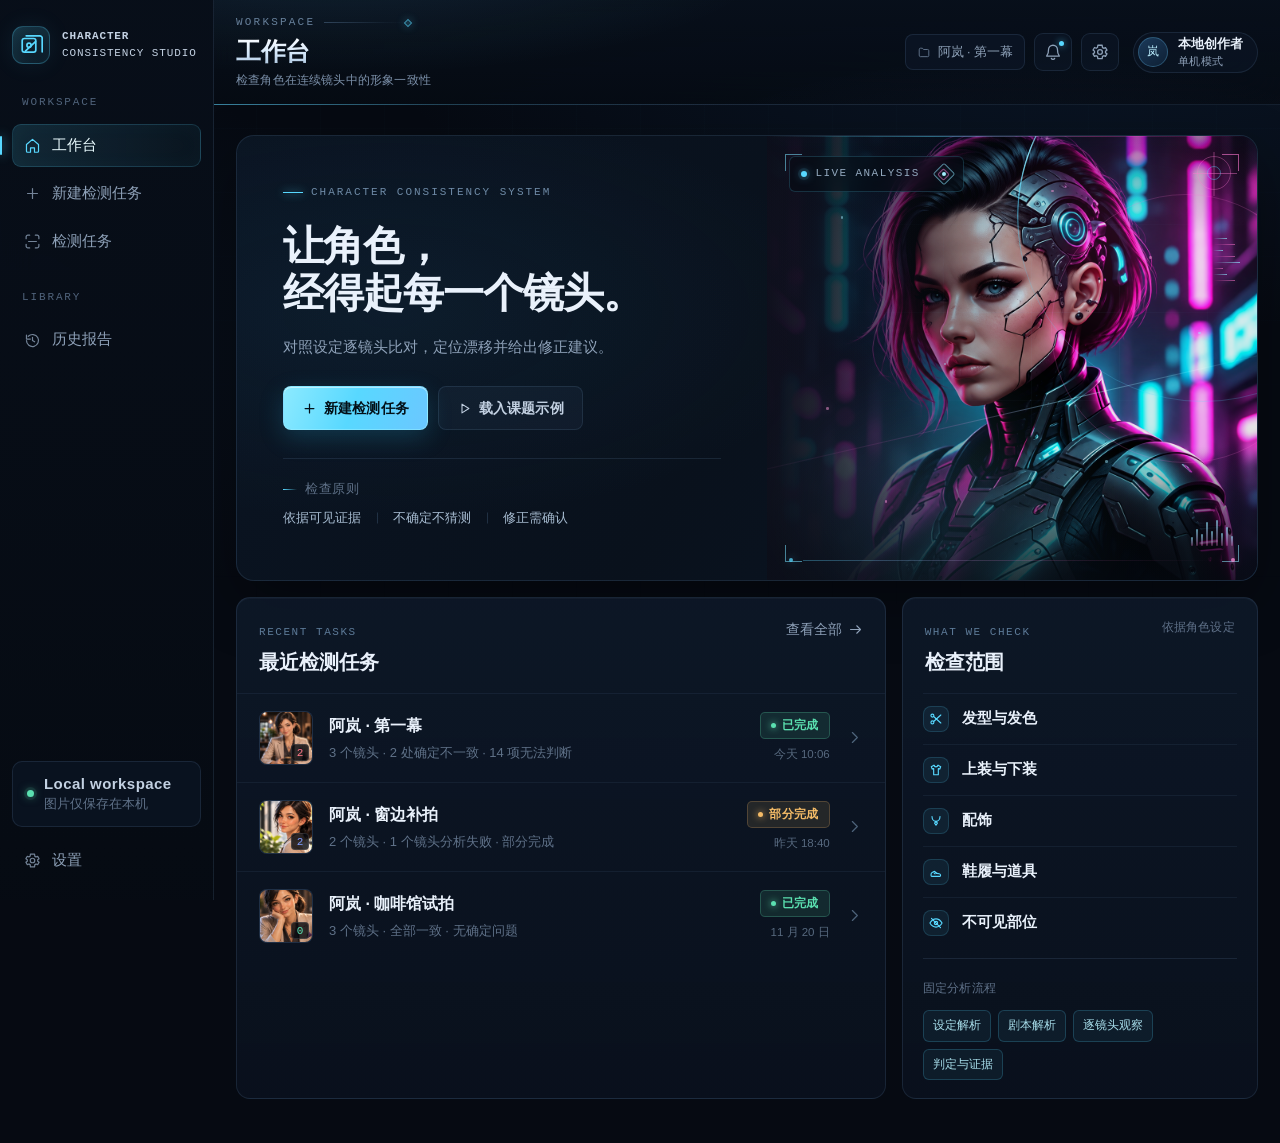
<file: UI页面原型/index.html>
<!doctype html>
<html lang="zh-CN">
<head>
  <meta charset="utf-8">
  <meta name="viewport" content="width=device-width, initial-scale=1">
  <meta name="theme-color" content="#060a12">
  <title>Character Consistency Studio · AI 角色形象一致性检查</title>
  <meta name="description" content="对比角色设定与连续镜头，定位发型、服装与配饰漂移，生成可执行的修正提示词。">
  <link rel="icon" type="image/svg+xml" href="favicon.svg">
  <link rel="stylesheet" href="styles.css?v=20261124b">
</head>
<body>
  <svg class="svg-sprite" aria-hidden="true">
    <symbol id="i-logo" viewBox="0 0 24 24">
      <rect x="3.2" y="5.5" width="13.6" height="13.6" rx="2.2"/>
      <path d="M7.2 2.8h13.6a2.4 2.4 0 0 1 2.4 2.4v13.6"/>
      <circle cx="10" cy="12.3" r="2.1"/>
      <path d="M6.4 18.2 16.5 8.6"/>
    </symbol>
    <symbol id="i-home" viewBox="0 0 24 24">
      <path d="M3.5 10.7 12 3.4l8.5 7.3V20a1.5 1.5 0 0 1-1.5 1.5h-4.2v-6.2h-5.6v6.2H5A1.5 1.5 0 0 1 3.5 20z"/>
    </symbol>
    <symbol id="i-plus" viewBox="0 0 24 24"><path d="M12 5v14M5 12h14"/></symbol>
    <symbol id="i-scan" viewBox="0 0 24 24">
      <path d="M3 8V5.5A2.5 2.5 0 0 1 5.5 3H8M16 3h2.5A2.5 2.5 0 0 1 21 5.5V8M21 16v2.5a2.5 2.5 0 0 1-2.5 2.5H16M8 21H5.5A2.5 2.5 0 0 1 3 18.5V16M6.5 12h11"/>
    </symbol>
    <symbol id="i-images" viewBox="0 0 24 24">
      <rect x="3.5" y="6.5" width="13" height="13" rx="2"/>
      <path d="M7.5 3.5h10A3 3 0 0 1 20.5 6.5v10"/>
      <circle cx="8.3" cy="11" r="1.4"/>
      <path d="m4.5 17.5 3.8-3.8 3 3 2-2 3.2 3.2"/>
    </symbol>
    <symbol id="i-history" viewBox="0 0 24 24">
      <path d="M3.5 12a8.5 8.5 0 1 0 2.5-6M3.5 4.5V10h5.5"/>
      <path d="M12 7.5V12l3 1.8"/>
    </symbol>
    <symbol id="i-settings" viewBox="0 0 24 24">
      <circle cx="12" cy="12" r="3.2"/>
      <path d="M19.4 12a7.5 7.5 0 0 0-.1-1l2-1.5-2-3.4-2.3 1a7.6 7.6 0 0 0-1.7-1L14.9 3h-5.8l-.4 3a7.6 7.6 0 0 0-1.7 1L4.7 6l-2 3.4 2 1.5a7.6 7.6 0 0 0 0 2.1l-2 1.5 2 3.4 2.3-1a7.6 7.6 0 0 0 1.7 1l.4 3h5.8l.4-3a7.6 7.6 0 0 0 1.7-1l2.3 1 2-3.4-2-1.5c.1-.3.1-.7.1-1z"/>
    </symbol>
    <symbol id="i-bell" viewBox="0 0 24 24">
      <path d="M18 9a6 6 0 0 0-12 0c0 7-2.4 7-2.4 8.5h16.8C20.4 16 18 16 18 9"/>
      <path d="M9.8 20.5a2.4 2.4 0 0 0 4.4 0"/>
    </symbol>
    <symbol id="i-chevron-right" viewBox="0 0 24 24"><path d="m9 5 7 7-7 7"/></symbol>
    <symbol id="i-chevron-down" viewBox="0 0 24 24"><path d="m6 9 6 6 6-6"/></symbol>
    <symbol id="i-arrow-right" viewBox="0 0 24 24"><path d="M4 12h16M14 6l6 6-6 6"/></symbol>
    <symbol id="i-arrow-left" viewBox="0 0 24 24"><path d="M20 12H4M10 6l-6 6 6 6"/></symbol>
    <symbol id="i-check" viewBox="0 0 24 24"><path d="m4.5 12.5 5 5L19.5 7"/></symbol>
    <symbol id="i-close" viewBox="0 0 24 24"><path d="m6 6 12 12M18 6 6 18"/></symbol>
    <symbol id="i-alert" viewBox="0 0 24 24">
      <path d="M12 3.5 21 20H3z"/><path d="M12 9v5M12 17.2v.1"/>
    </symbol>
    <symbol id="i-help" viewBox="0 0 24 24">
      <circle cx="12" cy="12" r="8.6"/>
      <path d="M9.5 9.2a2.6 2.6 0 1 1 4.4 1.9c-.9.7-1.9 1.3-1.9 2.6M12 17.4v.1"/>
    </symbol>
    <symbol id="i-info" viewBox="0 0 24 24">
      <circle cx="12" cy="12" r="8.6"/><path d="M12 10.8v5M12 7.7v.1"/>
    </symbol>
    <symbol id="i-minus" viewBox="0 0 24 24"><path d="M5 12h14"/></symbol>
    <symbol id="i-upload" viewBox="0 0 24 24">
      <path d="M12 16V4M7.5 8.5 12 4l4.5 4.5"/>
      <path d="M4.5 15.5v2.8a2.2 2.2 0 0 0 2.2 2.2h10.6a2.2 2.2 0 0 0 2.2-2.2v-2.8"/>
    </symbol>
    <symbol id="i-trash" viewBox="0 0 24 24">
      <path d="M4 7h16M9 7V4.5h6V7M6.5 7l.8 13h9.4l.8-13M10 11v5.5M14 11v5.5"/>
    </symbol>
    <symbol id="i-up" viewBox="0 0 24 24"><path d="M12 19V5M6 11l6-6 6 6"/></symbol>
    <symbol id="i-down" viewBox="0 0 24 24"><path d="M12 5v14M6 13l6 6 6-6"/></symbol>
    <symbol id="i-copy" viewBox="0 0 24 24">
      <rect x="8.5" y="8.5" width="11" height="11" rx="2"/>
      <path d="M15.5 8.5v-4a2 2 0 0 0-2-2h-9a2 2 0 0 0-2 2v9a2 2 0 0 0 2 2h4"/>
    </symbol>
    <symbol id="i-download" viewBox="0 0 24 24">
      <path d="M12 4v11M7.5 10.5 12 15l4.5-4.5"/>
      <path d="M4.5 17v2a2 2 0 0 0 2 2h11a2 2 0 0 0 2-2v-2"/>
    </symbol>
    <symbol id="i-refresh" viewBox="0 0 24 24">
      <path d="M20 7v5h-5M4 17v-5h5"/>
      <path d="M6.1 8.2A7.4 7.4 0 0 1 19.6 12M4.4 12a7.4 7.4 0 0 0 13.5 3.8"/>
    </symbol>
    <symbol id="i-play" viewBox="0 0 24 24"><path d="m8 5 11 7-11 7z"/></symbol>
    <symbol id="i-search" viewBox="0 0 24 24">
      <circle cx="10.8" cy="10.8" r="6.3"/><path d="m15.4 15.4 4.1 4.1"/>
    </symbol>
    <symbol id="i-lock" viewBox="0 0 24 24">
      <rect x="4.5" y="10" width="15" height="10.5" rx="2"/>
      <path d="M8 10V7.5a4 4 0 0 1 8 0V10M12 14v2.5"/>
    </symbol>
    <symbol id="i-shield" viewBox="0 0 24 24">
      <path d="M12 3 20 6v5.5c0 4.8-3.4 8.1-8 9.5-4.6-1.4-8-4.7-8-9.5V6z"/>
      <path d="m8.5 12 2.3 2.3 4.7-4.7"/>
    </symbol>
    <symbol id="i-server" viewBox="0 0 24 24">
      <rect x="3.5" y="4" width="17" height="6" rx="2"/>
      <rect x="3.5" y="14" width="17" height="6" rx="2"/>
      <path d="M7 7h.1M7 17h.1M11 7h6M11 17h6"/>
    </symbol>
    <symbol id="i-key" viewBox="0 0 24 24">
      <circle cx="8" cy="15.5" r="4"/>
      <path d="m11 12.5 7.5-7.5M15.5 8.5l2.5 2.5M18 6l2 2"/>
    </symbol>
    <symbol id="i-zap" viewBox="0 0 24 24"><path d="M13.5 3 5 13.5h6L10.5 21 19 10.5h-6z"/></symbol>
    <symbol id="i-eye" viewBox="0 0 24 24">
      <path d="M2.8 12S6.5 5.8 12 5.8 21.2 12 21.2 12 17.5 18.2 12 18.2 2.8 12 2.8 12z"/>
      <circle cx="12" cy="12" r="2.7"/>
    </symbol>
    <symbol id="i-scope-hair" viewBox="0 0 24 24">
      <circle cx="6.6" cy="17.1" r="2.2"/>
      <circle cx="6.6" cy="6.9" r="2.2"/>
      <path d="M8.5 8.3 19.2 18M8.5 15.7 19.2 6"/>
    </symbol>
    <symbol id="i-scope-outfit" viewBox="0 0 24 24">
      <path d="M9 4.9a3.1 3.1 0 0 0 6 0"/>
      <path d="M9 4.9 4.9 7l1.4 3.6 2.2-.9v9.5h7v-9.5l2.2.9L19.1 7 15 4.9"/>
    </symbol>
    <symbol id="i-scope-accessory" viewBox="0 0 24 24">
      <path d="M6 5.4c0 4 2.7 7.1 6 7.1s6-3.1 6-7.1"/>
      <path d="M12 12.5l2.1 2.7-2.1 3.1-2.1-3.1z"/>
    </symbol>
    <symbol id="i-scope-shoe" viewBox="0 0 24 24">
      <path d="M4.6 17.4v-2.2c0-1.1.6-2.1 1.6-2.6l2.8-1.4c.6-.3 1.2-.1 1.6.4l1.1 1.4c.4.5 1 .9 1.7 1l3.5.7c1.1.2 1.9 1.2 1.9 2.3v.4c0 .6-.5 1.1-1.1 1.1H5.7c-.6 0-1.1-.5-1.1-1.1z"/>
      <path d="M9.1 13.2l1.4 1.5M11.3 12.6l1.4 1.5"/>
    </symbol>
    <symbol id="i-scope-hidden" viewBox="0 0 24 24">
      <path d="M2.9 12S6.6 5.9 12 5.9 21.1 12 21.1 12 17.4 18.1 12 18.1 2.9 12 2.9 12z"/>
      <circle cx="12" cy="12" r="2.5"/>
      <path d="m5.2 5.2 13.6 13.6"/>
    </symbol>
    <symbol id="i-clock" viewBox="0 0 24 24"><circle cx="12" cy="12" r="8.6"/><path d="M12 7v5.4l3.3 1.9"/></symbol>
    <symbol id="i-more" viewBox="0 0 24 24"><circle cx="5" cy="12" r="1.2"/><circle cx="12" cy="12" r="1.2"/><circle cx="19" cy="12" r="1.2"/></symbol>
    <symbol id="i-sliders" viewBox="0 0 24 24">
      <path d="M4 7h10M18 7h2M4 17h2M10 17h10"/>
      <circle cx="16" cy="7" r="2"/><circle cx="8" cy="17" r="2"/>
    </symbol>
    <symbol id="i-image" viewBox="0 0 24 24">
      <rect x="3.5" y="4.5" width="17" height="15" rx="2.2"/>
      <circle cx="8.5" cy="9.5" r="1.5"/><path d="m4.5 17 4.8-4.8 3.4 3.4 2.3-2.3 4.5 4.5"/>
    </symbol>
    <symbol id="i-grid" viewBox="0 0 24 24">
      <rect x="4" y="4" width="6.5" height="6.5" rx="1.4"/><rect x="13.5" y="4" width="6.5" height="6.5" rx="1.4"/>
      <rect x="4" y="13.5" width="6.5" height="6.5" rx="1.4"/><rect x="13.5" y="13.5" width="6.5" height="6.5" rx="1.4"/>
    </symbol>
    <symbol id="i-list" viewBox="0 0 24 24">
      <path d="M9 6h11M9 12h11M9 18h11"/><path d="M4.5 6h.1M4.5 12h.1M4.5 18h.1"/>
    </symbol>
    <symbol id="i-compare" viewBox="0 0 24 24">
      <rect x="3.5" y="5" width="7" height="14" rx="1.6"/><rect x="13.5" y="5" width="7" height="14" rx="1.6"/>
      <path d="M12 3v18"/>
    </symbol>
    <symbol id="i-expand" viewBox="0 0 24 24"><path d="M8.5 3.5h-5v5M15.5 3.5h5v5M8.5 20.5h-5v-5M15.5 20.5h5v-5"/></symbol>
    <symbol id="i-rotate" viewBox="0 0 24 24"><path d="M4 10a8.5 8.5 0 1 1 2.3 7.7M4 4.5V10h5.5"/></symbol>
    <symbol id="i-folder" viewBox="0 0 24 24"><path d="M3.8 7.5a2 2 0 0 1 2-2h3.4l2 2.2h7a2 2 0 0 1 2 2V18a2 2 0 0 1-2 2H5.8a2 2 0 0 1-2-2z"/></symbol>
    <symbol id="i-camera" viewBox="0 0 24 24">
      <path d="M4 8.5h3l1.4-2h7.2l1.4 2h3v10H4z"/><circle cx="12" cy="13" r="3.2"/>
    </symbol>
  </svg>

  <div class="app">
    <aside class="sidebar">
      <a class="brand" href="#home" data-nav="home" aria-label="返回工作台">
        <span class="brand-mark"><svg class="icon"><use href="#i-logo"/></svg></span>
        <span class="brand-text">
          <b>CHARACTER</b>
          <span>CONSISTENCY STUDIO</span>
        </span>
      </a>

      <div class="nav-group">
        <span class="nav-label">WORKSPACE</span>
        <button class="nav-item is-active" data-nav="home">
          <svg class="icon"><use href="#i-home"/></svg><span>工作台</span>
        </button>
        <button class="nav-item" data-nav="create">
          <svg class="icon"><use href="#i-plus"/></svg><span>新建检测任务</span>
        </button>
        <button class="nav-item" data-nav="analysis">
          <svg class="icon"><use href="#i-scan"/></svg><span>检测任务</span>
        </button>
      </div>

      <div class="nav-group">
        <span class="nav-label">LIBRARY</span>
        <button class="nav-item" data-nav="history">
          <svg class="icon"><use href="#i-history"/></svg><span>历史报告</span>
        </button>
      </div>

      <div class="sidebar-bottom">
        <div class="local-card">
          <span class="live-dot"></span>
          <div><b>Local workspace</b><span>图片仅保存在本机</span></div>
        </div>
        <button class="nav-item" data-nav="settings">
          <svg class="icon"><use href="#i-settings"/></svg><span>设置</span>
        </button>
      </div>
    </aside>

    <div class="workspace">
      <header class="topbar">
        <div class="topbar-title" id="topbar-title">
          <div class="eyebrow-row">
            <span class="eyebrow" id="page-eyebrow" aria-label="WORKSPACE"><span class="eb-root">WORKSPACE</span></span>
            <span class="eyebrow-rule" aria-hidden="true"></span>
          </div>
          <div class="topbar-line">
            <h1 id="page-title">工作台</h1>
            <span class="status-pill is-idle" id="task-status-pill" hidden></span>
          </div>
          <p id="page-subtitle">检查角色在连续镜头中的形象一致性</p>
        </div>
        <div class="topbar-actions">
          <span class="task-chip"><svg class="icon"><use href="#i-folder"/></svg><span id="current-task-name">阿岚 · 第一幕</span></span>
          <button class="icon-btn has-dot" id="notify-btn" aria-label="通知" aria-expanded="false">
            <svg class="icon"><use href="#i-bell"/></svg>
          </button>
          <button class="icon-btn" data-nav="settings" aria-label="打开设置">
            <svg class="icon"><use href="#i-settings"/></svg>
          </button>
          <div class="user-chip"><span class="avatar">岚</span><span><b>本地创作者</b><small>单机模式</small></span></div>
        </div>
      </header>

      <main class="view" id="view">

        <!-- ============ HOME ============ -->
        <section class="screen is-active" id="screen-home" data-title="工作台" data-eyebrow="WORKSPACE" data-subtitle="检查角色在连续镜头中的形象一致性">
          <div class="screen-inner">
            <div class="home-hero">
              <div class="hero-copy">
                <span class="kicker"><span></span>CHARACTER CONSISTENCY SYSTEM</span>
                <h2>让角色，<br>经得起每一个镜头。</h2>
                <p>对照设定逐镜头比对，定位漂移并给出修正建议。</p>
                <div class="hero-actions">
                  <button class="btn btn-primary" data-nav="create"><svg class="icon"><use href="#i-plus"/></svg>新建检测任务</button>
                  <button class="btn btn-ghost" data-action="load-demo"><svg class="icon"><use href="#i-play"/></svg>载入课题示例</button>
                </div>
                <div class="hero-principles">
                  <span class="principles-label">检查原则</span>
                  <ul class="principle-row">
                    <li>依据可见证据</li>
                    <li>不确定不猜测</li>
                    <li>修正需确认</li>
                  </ul>
                </div>
              </div>
              <div class="hero-visual cyber-visual" aria-label="赛博朋克角色视觉与实时分析装饰">
                <img class="cyber-image" src="picture/6.png" alt="赛博朋克风格角色视觉">
                <div class="cyber-bloom" aria-hidden="true"></div>
                <div class="visual-grid"></div>
                <div class="cyber-arc arc-a" aria-hidden="true"></div>
                <div class="cyber-arc arc-b" aria-hidden="true"></div>
                <div class="cyber-edge-data" aria-hidden="true">
                  <i></i><i></i><i></i><i></i><i></i><i></i><i></i><i></i>
                </div>
                <div class="cyber-scanline" aria-hidden="true"></div>
                <div class="cyber-streak" aria-hidden="true"></div>
                <div class="cyber-particles" aria-hidden="true">
                  <i></i><i></i><i></i><i></i><i></i><i></i><i></i><i></i>
                </div>
                <div class="cyber-reticle" aria-hidden="true"><span></span></div>
                <div class="cyber-wave" aria-hidden="true">
                  <i></i><i></i><i></i><i></i><i></i><i></i><i></i><i></i><i></i>
                </div>
                <div class="visual-topline cyber-topline"><span class="live-dot"></span><span>LIVE ANALYSIS</span><span class="cyber-sigil" aria-hidden="true"><i></i><i></i></span></div>
                <div class="visual-corner tl"></div><div class="visual-corner tr"></div>
                <div class="visual-corner bl"></div><div class="visual-corner br"></div>
                <div class="cyber-baseline" aria-hidden="true"><i></i><span></span><i></i></div>
              </div>
            </div>

            <div class="home-lower">
              <div class="panel recent-panel">
                <div class="panel-head">
                  <div><span class="section-kicker">RECENT TASKS</span><h3>最近检测任务</h3></div>
                  <button class="text-btn" data-nav="history">查看全部<svg class="icon"><use href="#i-arrow-right"/></svg></button>
                </div>
                <div class="task-rows">
                  <button class="task-row" data-nav="results">
                    <span class="row-thumb"><img src="assets/shot-1.jpg" alt=""><i class="thumb-badge is-warn">2</i></span>
                    <span class="row-main"><b>阿岚 · 第一幕</b><span>3 个镜头 · 2 处确定不一致 · 14 项无法判断</span></span>
                    <span class="row-meta"><span class="status-pill is-ok"><i></i>已完成</span><small>今天 10:06</small></span>
                    <svg class="icon row-arrow"><use href="#i-chevron-right"/></svg>
                  </button>
                  <button class="task-row" data-nav="history">
                    <span class="row-thumb"><img src="assets/history-a.jpg" alt=""><i class="thumb-badge is-info">2</i></span>
                    <span class="row-main"><b>阿岚 · 窗边补拍</b><span>2 个镜头 · 1 个镜头分析失败 · 部分完成</span></span>
                    <span class="row-meta"><span class="status-pill is-partial"><i></i>部分完成</span><small>昨天 18:40</small></span>
                    <svg class="icon row-arrow"><use href="#i-chevron-right"/></svg>
                  </button>
                  <button class="task-row" data-nav="history">
                    <span class="row-thumb"><img src="assets/history-b.jpg" alt=""><i class="thumb-badge is-ok">0</i></span>
                    <span class="row-main"><b>阿岚 · 咖啡馆试拍</b><span>3 个镜头 · 全部一致 · 无确定问题</span></span>
                    <span class="row-meta"><span class="status-pill is-ok"><i></i>已完成</span><small>11 月 20 日</small></span>
                    <svg class="icon row-arrow"><use href="#i-chevron-right"/></svg>
                  </button>
                </div>
              </div>

              <div class="panel inspect-panel">
                <div class="panel-head">
                  <div><span class="section-kicker">WHAT WE CHECK</span><h3>检查范围</h3></div>
                  <span class="micro-label">依据角色设定</span>
                </div>
                <div class="inspect-list">
                  <div><span class="inspect-icon"><svg class="icon"><use href="#i-scope-hair"/></svg></span><b>发型与发色</b></div>
                  <div><span class="inspect-icon"><svg class="icon"><use href="#i-scope-outfit"/></svg></span><b>上装与下装</b></div>
                  <div><span class="inspect-icon"><svg class="icon"><use href="#i-scope-accessory"/></svg></span><b>配饰</b></div>
                  <div><span class="inspect-icon"><svg class="icon"><use href="#i-scope-shoe"/></svg></span><b>鞋履与道具</b></div>
                  <div><span class="inspect-icon"><svg class="icon"><use href="#i-scope-hidden"/></svg></span><b>不可见部位</b></div>
                </div>
                <div class="pipeline-mini">
                  <span class="micro-label">固定分析流程</span>
                  <div class="mini-steps">
                    <span class="is-done">设定解析</span>
                    <span class="is-done">剧本解析</span>
                    <span class="is-active">逐镜头观察</span>
                    <span>判定与证据</span>
                  </div>
                </div>
              </div>
            </div>
          </div>
        </section>

        <!-- ============ CREATE ============ -->
        <section class="screen" id="screen-create" data-title="新建检测任务" data-eyebrow="TASK / NEW" data-subtitle="录入角色设定、剧本说明与连续镜头">
          <div class="screen-inner">
            <div class="page-head create-head">
              <div>
                <span class="section-kicker">CREATE CHECK</span>
                <h2>建立一次新的角色检查</h2>
                <p>三项材料齐全后开始分析。镜头顺序即报告编号，后续替换图片不改变编号。</p>
              </div>
              <div class="create-head-side">
                <div class="stepper" aria-label="任务步骤">
                  <span class="step step-01 is-done"><i>01</i>角色设定</span><span class="step-line"></span>
                  <span class="step step-02 is-done"><i>02</i>剧本说明</span><span class="step-line"></span>
                  <span class="step step-03 is-active"><i>03</i>连续镜头</span>
                </div>
              </div>
            </div>

            <div class="create-grid">
              <section class="panel form-panel panel-step-1">
                <div class="panel-head">
                  <div><span class="section-kicker">CHARACTER PROFILE</span><h3>角色设定</h3></div>
                  <span class="micro-label">必填 · ≤ 500 字</span>
                </div>
                <label class="field-label" for="character-input">用自然语言描述角色的固定外观</label>
                <textarea class="text-input" id="character-input" rows="4">阿岚，深棕长发低侧发髻，浅米色亚麻西装外套，黑色丝质衬衫，紫色口袋巾，圆形吊坠项链（蓝紫四瓣花）。</textarea>
                <div class="field-hint"><svg class="icon"><use href="#i-info"/></svg>只提取你写下的要素；未提及的项会标记为「设定未定义」。</div>
                <div class="parsed-block">
                  <div class="parsed-head"><span>已解析要素</span><small>只读 · 检查依据</small></div>
                  <div class="parsed-list" id="parsed-attributes"></div>
                </div>
              </section>

              <section class="panel form-panel panel-step-2">
                <div class="panel-head">
                  <div><span class="section-kicker">SCRIPT CONTEXT</span><h3>剧本说明</h3></div>
                  <span class="micro-label">必填 · ≤ 1000 字</span>
                </div>
                <label class="field-label" for="script-input">说明剧情中允许发生的外观变化</label>
                <div class="template-row" role="group" aria-label="剧本换装预设">
                  <button class="chip is-active" data-template="none" aria-pressed="true">全程无换装</button>
                  <button class="chip" data-template="change" aria-pressed="false">存在换装 / 场景切换</button>
                </div>
                <textarea class="text-input" id="script-input" rows="4" placeholder="例如：S3 换装为深色外套，其余镜头保持原服装与配饰。">这些镜头为同一场戏的连续动作，无换装情节。</textarea>
                <div class="field-hint" id="script-input-hint"><svg class="icon"><use href="#i-info"/></svg>请写明镜头号与变化项；场景切换本身不会自动豁免外观。</div>
                <div class="context-card">
                  <div class="context-head">
                    <div class="context-title"><span class="status-icon is-info"><svg class="icon"><use href="#i-info"/></svg></span>外观变化规则</div>
                    <span class="rule-badge is-strict" id="script-mode">严格比对 · 无豁免</span>
                  </div>
                  <p class="context-summary" id="script-rule-note">剧情未允许换装：以下要素在全部镜头中按角色设定严格比对。</p>
                  <div class="rule-grid" id="script-rule-grid"></div>
                  <div class="context-foot" id="script-rule-foot">光线、角度与场景切换不构成豁免；只有写明的换装才允许局部变化。</div>
                </div>
                <div class="context-card is-warning" id="script-warning" hidden>
                  <div class="context-title"><span class="status-icon is-warn"><svg class="icon"><use href="#i-alert"/></svg></span>换装描述尚未定位到镜头</div>
                  <p id="script-warning-note">当前不建立任何豁免，全部要素按不允许变化处理。补充镜头号与变化项（如「S3 换装为深色外套」）后，才会开放对应要素。</p>
                </div>
              </section>
            </div>

            <section class="panel upload-panel panel-step-3">
              <div class="panel-head">
                <div><span class="section-kicker">SHOT SEQUENCE</span><h3>连续镜头</h3></div>
                <div class="upload-meta">
                  <span class="micro-label">按叙事顺序排列</span>
                  <span class="status-pill is-neutral" id="shot-count-pill">3 个镜头</span>
                </div>
              </div>
              <div class="shot-grid" id="shot-list"></div>
              <div class="upload-row">
                <button class="dropzone" id="dropzone" data-action="pick-files">
                  <span class="drop-icon"><svg class="icon"><use href="#i-upload"/></svg></span>
                  <div><b>拖拽镜头图片到这里</b><span>或点击选择文件 · JPG / PNG / WebP · 单张默认 ≤ 20MB</span></div>
                  <span class="drop-or">支持批量上传</span>
                </button>
                <input type="file" id="shot-input" accept="image/png,image/jpeg,image/webp" multiple hidden>
                <div class="upload-side">
                  <div><span class="micro-label">自动处理</span><p>纠正方向 · 生成分析副本 · 质量检查</p></div>
                  <div><span class="micro-label">预计分析</span><p id="estimate-time">3 张 · 约 45 秒</p></div>
                </div>
              </div>
            </section>

            <div class="action-bar">
              <div class="action-checks">
                <span class="check-item is-done" id="check-character"><svg class="icon"><use href="#i-check"/></svg>角色设定</span>
                <span class="check-item is-done" id="check-script"><svg class="icon"><use href="#i-check"/></svg>剧本说明</span>
                <span class="check-item is-done" id="check-shots"><svg class="icon"><use href="#i-check"/></svg><span id="check-shots-text">3 张镜头</span></span>
                <span class="action-hint">镜头编号将按当前顺序生成 S1…Sn</span>
              </div>
              <div class="action-buttons">
                <button class="btn btn-primary" id="start-analysis" data-action="start-analysis">开始检查<svg class="icon"><use href="#i-arrow-right"/></svg></button>
              </div>
            </div>
          </div>
        </section>

        <!-- ============ ANALYSIS ============ -->
        <section class="screen" id="screen-analysis" data-title="检测任务" data-eyebrow="TASK / ANALYZING" data-subtitle="逐镜头观察、判定并建立证据链">
          <div class="screen-inner analysis-screen">
            <div class="analysis-head">
              <div class="analysis-title">
                <button class="back-btn" data-nav="create" aria-label="返回任务输入"><svg class="icon"><use href="#i-arrow-left"/></svg></button>
                <div><span class="section-kicker" id="analysis-kicker">LIVE ANALYSIS</span><h2 id="analysis-current-title">正在分析阿岚的连续镜头</h2><p id="analysis-subline" aria-live="polite">素材校验 · 正在检查 3 张镜头的格式、清晰度与可用性</p></div>
              </div>
              <div class="analysis-head-right">
                <div class="analysis-eta"><span id="analysis-eta-label">预计剩余</span><b id="analysis-eta">约 18 秒</b></div>
                <div class="analysis-progress-inline"><span id="analysis-progress-text" aria-live="polite">进度 0%</span><div class="progress-track" role="progressbar" aria-label="分析总体进度" aria-valuemin="0" aria-valuemax="100" aria-valuenow="0"><i id="analysis-progress" style="width:0%"></i></div></div>
                <button class="text-btn" data-action="simulate-partial" title="原型演示：模拟一个镜头观察失败">演示异常</button>
                <button class="btn btn-ghost btn-sm" data-action="cancel-analysis">取消分析</button>
              </div>
            </div>

            <div class="analysis-grid">
              <aside class="panel shot-rail">
                <div class="rail-head"><span>镜头序列</span><small id="rail-count">已完成 0 / 3</small></div>
                <div class="rail-items" id="analysis-shot-list"></div>
              </aside>

              <section class="preview-stage">
                <div class="preview-topline">
                  <span class="mono" id="analysis-shot-tag">S1 / 原始镜头</span>
                  <div><span class="status-pill is-live" id="analysis-stage-pill"><i></i><span id="analysis-stage-label">01 / 06 · 素材校验</span></span><button class="icon-btn btn-mini" aria-label="放大预览" data-action="toast" data-message="原型中预览已最大化"><svg class="icon"><use href="#i-expand"/></svg></button></div>
                </div>
                <div class="preview-frame" id="analysis-preview-frame">
                  <img id="analysis-preview-img" src="assets/shot-1.jpg" alt="当前观察镜头 S1">
                  <div class="preview-grid"></div>
                  <div class="scan-beam" id="analysis-scan"></div>
                  <div class="frame-corner tl"></div><div class="frame-corner tr"></div><div class="frame-corner bl"></div><div class="frame-corner br"></div>
                  <div class="preview-chip" id="analysis-preview-chip"><span class="live-dot"></span><span id="preview-chip-text">证据链 · 待建立</span></div>
                  <div class="preview-analysis-badge" id="analysis-badge">
                    <span class="badge-orb"><span class="scan-spinner"></span></span>
                    <div><b>待观察</b><small>等待逐镜头观察开始</small></div>
                  </div>
                </div>
              </section>

              <aside class="panel insight-panel analysis-insights">
                <div class="rail-head"><span>AI 分析</span><span class="status-pill is-idle" id="insight-state-pill"><i></i>待观察</span></div>
                <div class="insight-body" id="analysis-insights"></div>
                <div class="analysis-result-cta" id="analysis-result-cta" hidden>
                  <div class="result-ready"><span class="status-icon is-ok"><svg class="icon"><use href="#i-check"/></svg></span><div><b>分析完成</b><p id="analysis-result-text">2 处确定不一致，14 项无法判断。</p></div></div>
                  <button class="btn btn-primary btn-block" data-nav="results">查看检测结果<svg class="icon"><use href="#i-arrow-right"/></svg></button>
                </div>
              </aside>
            </div>

            <div class="panel pipeline-bar">
              <div class="pipeline-head"><span class="micro-label">ANALYSIS PIPELINE</span><span class="pipe-status" id="pipeline-status">已完成 0 / 6 个阶段</span></div>
              <div class="pipeline-steps" id="analysis-pipeline"></div>
            </div>
          </div>
        </section>

        <!-- ============ RESULTS ============ -->
        <section class="screen" id="screen-results" data-title="检测结果" data-eyebrow="REPORT / 001" data-subtitle="阿岚 · 第一幕 · 3 个镜头">
          <div class="screen-inner results-screen">
            <div class="report-head">
              <div>
                <span class="section-kicker">CONSISTENCY REPORT</span>
                <h2>阿岚 · 第一幕</h2>
                <div class="report-meta"><span>3 个镜头</span><span>检查于今天 10:06</span><span>剧本：三镜头无换装</span><span class="status-pill is-ok"><i></i>已完成</span></div>
              </div>
              <div class="report-actions">
                <button class="btn btn-ghost btn-sm" data-action="copy-report"><svg class="icon"><use href="#i-copy"/></svg>复制摘要</button>
                <button class="btn btn-ghost btn-sm" data-export="md"><svg class="icon"><use href="#i-download"/></svg>Markdown</button>
                <button class="btn btn-ghost btn-sm" data-export="json"><svg class="icon"><use href="#i-download"/></svg>JSON</button>
              </div>
            </div>

            <div class="summary-strip">
              <div class="summary-sentence">
                <span class="status-icon is-alert"><svg class="icon"><use href="#i-alert"/></svg></span>
                <p id="summary-text">阿岚在 3 个镜头中有 <b>2 处确定不一致</b>，集中在 S2 的外套偏冷灰与 S3 的吊坠图案不符。另有 14 项信息因画面不可见或角度遮挡，无法判断。</p>
              </div>
              <div class="summary-counts">
                <span class="count-chip is-ok"><i><svg class="icon"><use href="#i-check"/></svg></i><b id="sum-consistent">12</b><small>一致判定</small></span>
                <span class="count-chip is-alert"><i><svg class="icon"><use href="#i-alert"/></svg></i><b id="sum-issues">2</b><small>确定问题</small></span>
                <span class="count-chip is-warn"><i><svg class="icon"><use href="#i-help"/></svg></i><b id="sum-suspected">0</b><small>疑似问题</small></span>
                <span class="count-chip is-muted"><i><svg class="icon"><use href="#i-help"/></svg></i><b id="sum-unknown">14</b><small>无法判断</small></span>
                <span class="count-chip is-info"><i><svg class="icon"><use href="#i-info"/></svg></i><b id="sum-waiver">0</b><small>剧本豁免</small></span>
              </div>
            </div>

            <div class="results-grid">
              <aside class="panel shot-gallery-panel">
                <div class="rail-head"><span>镜头画廊</span><small>按编号排序</small></div>
                <div class="results-gallery" id="results-gallery"></div>
                <div class="gallery-filter"><button class="chip is-active" data-status-filter="all">全部</button><button class="chip" data-status-filter="issue">问题</button><button class="chip" data-status-filter="unknown">待判断</button></div>
              </aside>

              <section class="results-main">
                <div class="tabs" role="tablist" aria-label="报告视图">
                  <button class="tab is-active" data-tab="matrix" role="tab" aria-selected="true">要素矩阵 <span id="tab-count-matrix">33</span></button>
                  <button class="tab" data-tab="issues" role="tab" aria-selected="false">确定问题 <span id="tab-count-issues">2</span></button>
                  <button class="tab" data-tab="suspected" role="tab" aria-selected="false">疑似问题 <span id="tab-count-suspected">0</span></button>
                  <button class="tab" data-tab="unknown" role="tab" aria-selected="false">无法判断 <span id="tab-count-unknown">14</span></button>
                  <button class="tab" data-tab="waiver" role="tab" aria-selected="false">剧本豁免 <span>0</span></button>
                  <button class="tab" data-tab="suggestions" role="tab" aria-selected="false">建议与抽卡</button>
                </div>

                <div class="tab-panel is-active" id="tab-matrix" role="tabpanel">
                  <div class="tab-intro"><div><span class="section-kicker">EVIDENCE MATRIX</span><h3>每个要素，逐镜头核对</h3></div><p>点击单元格定位镜头与判定依据。状态同时使用图标与文字，不依赖颜色。</p></div>
                  <div class="matrix-wrap">
                    <table class="matrix-table">
                      <thead><tr><th>要素</th><th>设定值</th><th>S1</th><th>S2</th><th>S3</th></tr></thead>
                      <tbody id="matrix-body"></tbody>
                    </table>
                  </div>
                  <div class="legend-row">
                    <span><i class="status-icon is-ok"><svg class="icon"><use href="#i-check"/></svg></i>一致</span>
                    <span><i class="status-icon is-alert"><svg class="icon"><use href="#i-alert"/></svg></i>不一致</span>
                    <span><i class="status-icon is-muted"><svg class="icon"><use href="#i-help"/></svg></i>无法判断</span>
                    <span><i class="status-icon is-observed"><svg class="icon"><use href="#i-minus"/></svg></i>仅记录</span>
                    <span><i class="status-icon is-info"><svg class="icon"><use href="#i-info"/></svg></i>剧本豁免</span>
                  </div>
                </div>

                <div class="tab-panel" id="tab-issues" role="tabpanel">
                  <div class="tab-intro"><div><span class="section-kicker">CONFIRMED ISSUES</span><h3>确定问题</h3></div><p>按严重度与镜头顺序排列。每条问题都可追溯到镜头、要素与画面证据。</p></div>
                  <div class="issue-list" id="issue-list"></div>
                </div>

                <div class="tab-panel" id="tab-suspected" role="tabpanel">
                  <div class="tab-intro"><div><span class="section-kicker">SUSPECTED ISSUES</span><h3>疑似问题</h3></div><p>低置信度差异单独展示，不计入确定问题，等待人工复核。</p></div>
                  <div class="empty-state small">
                    <span class="empty-icon"><svg class="icon"><use href="#i-help"/></svg></span>
                    <h4>本次没有疑似问题</h4>
                    <p>所有差异都有足够证据支撑。若后续出现低置信度观察，会进入此区并提示人工复核，不会同时计入确定问题。</p>
                  </div>
                </div>

                <div class="tab-panel" id="tab-unknown" role="tabpanel">
                  <div class="tab-intro"><div><span class="section-kicker">UNKNOWN ITEMS</span><h3>无法判断</h3></div><p>画面信息不足时明确标注原因，不输出推测结论。</p></div>
                  <div class="empty-note is-muted"><svg class="icon"><use href="#i-help"/></svg><p>无法判断项不计入一致或不一致。相关镜头可补充拍摄后重新分析。</p></div>
                  <div class="unknown-list" id="unknown-list"></div>
                </div>

                <div class="tab-panel" id="tab-waiver" role="tabpanel">
                  <div class="tab-intro"><div><span class="section-kicker">SCRIPT WAIVERS</span><h3>剧本豁免</h3></div><p>只有剧本明确允许、且能定位到具体镜头与要素的变化才会豁免。</p></div>
                  <div class="empty-state small"><span class="empty-icon"><svg class="icon"><use href="#i-info"/></svg></span><h4>本次没有剧本豁免</h4><p>剧本说明为「这些镜头为同一场戏的连续动作，无换装情节」，所有外观变化均按设定严格比对。</p></div>
                </div>

                <div class="tab-panel" id="tab-suggestions" role="tabpanel">
                  <div class="tab-intro"><div><span class="section-kicker">NEXT ACTIONS</span><h3>修正建议与抽卡</h3></div><p>每个问题镜头都有可直接使用的修正提示词与挑选标准。</p></div>
                  <div class="suggestion-grid" id="suggestion-grid"></div>
                </div>
              </section>

              <aside class="inspector" id="results-inspector"></aside>
            </div>
          </div>
        </section>

        <!-- ============ OPTIMIZER ============ -->
        <section class="screen" id="screen-optimizer" data-title="优化提示词" data-eyebrow="OPTIMIZER / S3" data-subtitle="修正提示词、生成候选图并按标准预检">
          <div class="screen-inner optimizer-screen">
            <div class="optimizer-head">
              <div class="analysis-title">
                <button class="back-btn" data-nav="results" aria-label="返回检测结果"><svg class="icon"><use href="#i-arrow-left"/></svg></button>
                <div><span class="section-kicker">PROMPT OPTIMIZER</span><h2 id="opt-title">优化 S3 · 吊坠图案</h2><p id="opt-subtitle">把红橙五瓣吊坠修回设定中的蓝紫四瓣花，并保留低侧发髻与浅米色外套。</p></div>
              </div>
              <div class="optimizer-head-actions">
                <div class="segmented" id="opt-shot-switch">
                  <button class="is-active" data-shot="S3">S3 · 1 个问题</button>
                  <button data-shot="S2">S2 · 1 个问题</button>
                </div>
                <span class="status-pill is-idle" id="opt-status"><i></i>待生成</span>
              </div>
            </div>

            <div class="opt-grid">
              <aside class="panel prompt-panel">
                <div class="panel-head"><div><span class="section-kicker">REVISED PROMPT</span><h3>修正提示词</h3></div><span class="micro-label">中文 · 可直接复制</span></div>
                <div class="issue-context" id="opt-issue-context"></div>
                <label class="field-label" for="opt-prompt">修正提示词</label>
                <div class="code-box">
                  <textarea id="opt-prompt" rows="5">阿岚，深棕长发低侧发髻（与 S1 一致），浅米色亚麻西装外套，黑色丝质衬衫，紫色口袋巾，圆形吊坠项链（蓝紫四瓣花，与 S1 相同），正面半身，暖调咖啡馆光线，保持与 S1 相同的角色特征与配饰细节。</textarea>
                  <button class="copy-btn" data-copy="opt-prompt"><svg class="icon"><use href="#i-copy"/></svg>复制</button>
                </div>
                <label class="field-label" for="opt-negative">负向提示词</label>
                <div class="code-box">
                  <textarea id="opt-negative" rows="3" class="is-negative">红橙吊坠，五瓣花，星形吊坠，项链缺失，短发，高马尾，围巾，冷灰外套，大图案。</textarea>
                  <button class="copy-btn" data-copy="opt-negative"><svg class="icon"><use href="#i-copy"/></svg>复制</button>
                </div>
                <div class="keypoints">
                  <span class="field-label">修改要点</span>
                  <div id="opt-keypoints"></div>
                </div>
                <div class="reference-plan">
                  <div><span class="field-label">参考镜头</span><div class="ref-pills"><span>S1 · 吊坠参考</span><span>S2 · 发型参考</span></div></div>
                  <div><span class="field-label">抽卡方案</span><p id="opt-cardplan">每批 4 张 · 参考 S1 · 优先还原吊坠图案</p></div>
                </div>
              </aside>

              <section class="opt-main">
                <div class="panel compare-panel">
                  <div class="compare-head">
                    <div><span class="section-kicker">ORIGINAL / CANDIDATE</span><h3>前后对比</h3></div>
                    <span class="micro-label" id="opt-compare-label">C-001 · 预检通过</span>
                  </div>
                  <div class="compare-viewer" id="opt-compare">
                    <div class="compare-pane compare-before"><img id="opt-original-img" src="assets/shot-3-close.jpg" alt="原始镜头 S3"><span class="compare-tag">ORIGINAL · S3</span></div>
                    <div class="compare-pane compare-after" id="opt-after-pane"><img id="opt-candidate-img" src="assets/candidate-3-1.jpg" alt="候选图 C-001"><span class="compare-tag is-cyan">CANDIDATE · C-001</span></div>
                    <div class="compare-handle" id="opt-handle"><span><svg class="icon"><use href="#i-compare"/></svg></span></div>
                    <input class="compare-range" id="opt-range" type="range" min="0" max="100" value="50" aria-label="拖动查看前后对比">
                  </div>
                  <div class="compare-foot"><span>左侧原始镜头 · 右侧候选图</span><span id="opt-diff-note">吊坠图案：红橙五瓣 → 蓝紫四瓣</span></div>
                </div>

                <div class="panel candidates-panel">
                  <div class="panel-head"><div><span class="section-kicker">CANDIDATES</span><h3>候选图与自动预检</h3></div><div class="candidate-actions"><span class="micro-label" id="candidate-count">4 张 · 预检完成</span><button class="btn btn-ghost btn-sm" id="opt-generate" data-action="generate"><svg class="icon"><use href="#i-refresh"/></svg>重新生成</button></div></div>
                  <div class="candidate-grid" id="opt-candidates"></div>
                  <div class="candidate-note"><svg class="icon"><use href="#i-info"/></svg>预检仅作为采用建议，不会自动替换镜头。点击候选图可切换对比，采用后原图保留为历史版本。</div>
                </div>
              </section>

              <aside class="panel precheck-panel" id="opt-precheck">
                <div class="panel-head"><div><span class="section-kicker">PRECHECK</span><h3>预检结论</h3></div><span class="status-pill is-ok" id="precheck-overall"><i></i>建议采用</span></div>
                <div class="precheck-body" id="precheck-body"></div>
                <div class="adopt-box">
                  <div class="adopt-note" id="adopt-note">采用后将仅复检 S3，并更新总体报告。原图保留，不覆盖。</div>
                  <button class="btn btn-primary btn-block" id="opt-adopt" data-action="adopt"><svg class="icon"><use href="#i-check"/></svg>采用为当前镜头</button>
                  <button class="btn btn-ghost btn-block" data-action="redraw"><svg class="icon"><use href="#i-refresh"/></svg>重抽下一批</button>
                </div>
              </aside>
            </div>

            <section class="panel generation-log">
              <div class="panel-head"><div><span class="section-kicker">GENERATION RECORD</span><h3>生成记录</h3></div><span class="micro-label" id="gen-log-meta">GEN-001 · 本地记录</span></div>
              <div class="log-track" id="gen-log-track"></div>
            </section>
          </div>
        </section>

        <!-- ============ HISTORY ============ -->
        <section class="screen" id="screen-history" data-title="历史报告" data-eyebrow="LIBRARY / REPORTS" data-subtitle="本地保存的检测任务与报告">
          <div class="screen-inner history-screen">
            <div class="page-head">
              <div>
                <span class="section-kicker">LOCAL ARCHIVE</span>
                <h2>历史任务与报告</h2>
                <p>报告仅保存在本机。历史结果会标注生成时间，不会伪装为实时分析。</p>
              </div>
              <span class="status-pill is-neutral"><i></i>本地存档 · 4 条</span>
            </div>

            <div class="history-toolbar">
              <div class="history-filters" id="history-filters">
                <button class="chip is-active" data-filter="all">全部</button>
                <button class="chip" data-filter="done">已完成</button>
                <button class="chip" data-filter="partial">部分完成</button>
                <button class="chip" data-filter="failed">失败</button>
              </div>
              <div class="history-actions">
                <div class="search-field"><svg class="icon"><use href="#i-search"/></svg><input id="history-search" type="search" placeholder="搜索角色或任务名称" aria-label="搜索历史任务"></div>
              </div>
            </div>

            <div class="history-layout">
              <section class="panel history-list-panel">
                <div class="panel-head">
                  <div><span class="section-kicker">ARCHIVE / TASKS</span><h3>任务记录</h3></div>
                  <span class="micro-label">按更新时间排序</span>
                </div>
                <div class="history-list" id="history-rows">
                  <button class="history-row" data-nav="results" data-status="done" data-search="阿岚 第一幕">
                    <span class="history-thumb"><img src="assets/shot-1.jpg" alt=""><i class="thumb-badge is-warn">2</i></span>
                    <span class="history-main"><b>阿岚 · 第一幕</b><span>角色：阿岚 · 3 个镜头</span></span>
                    <span class="history-result"><span class="status-pill is-warn"><i></i>2 个确定问题</span><small>14 项无法判断</small></span>
                    <span class="history-time">今天 10:06<small>本地报告</small></span>
                    <span class="history-go"><svg class="icon"><use href="#i-arrow-right"/></svg></span>
                  </button>
                  <button class="history-row" data-nav="results" data-status="partial" data-search="阿岚 窗边补拍">
                    <span class="history-thumb"><img src="assets/history-a.jpg" alt=""><i class="thumb-badge is-info">2</i></span>
                    <span class="history-main"><b>阿岚 · 窗边补拍</b><span>角色：阿岚 · 2 个镜头</span></span>
                    <span class="history-result"><span class="status-pill is-partial"><i></i>部分完成</span><small>S2 分析失败</small></span>
                    <span class="history-time">昨天 18:40<small>本地报告</small></span>
                    <span class="history-go"><svg class="icon"><use href="#i-arrow-right"/></svg></span>
                  </button>
                  <button class="history-row" data-nav="results" data-status="done" data-search="阿岚 咖啡馆试拍">
                    <span class="history-thumb"><img src="assets/history-b.jpg" alt=""><i class="thumb-badge is-ok">0</i></span>
                    <span class="history-main"><b>阿岚 · 咖啡馆试拍</b><span>角色：阿岚 · 3 个镜头</span></span>
                    <span class="history-result"><span class="status-pill is-ok"><i></i>全部一致</span><small>无确定问题</small></span>
                    <span class="history-time">11 月 20 日<small>历史结果</small></span>
                    <span class="history-go"><svg class="icon"><use href="#i-arrow-right"/></svg></span>
                  </button>
                  <button class="history-row" data-nav="results" data-status="failed" data-search="测试任务 配饰细节">
                    <span class="history-thumb is-empty"><svg class="icon"><use href="#i-image"/></svg><i class="thumb-badge is-failed">4</i></span>
                    <span class="history-main"><b>测试任务 · 配饰细节</b><span>角色：未命名 · 4 个镜头</span></span>
                    <span class="history-result"><span class="status-pill is-failed"><i></i>分析失败</span><small>服务响应超时</small></span>
                    <span class="history-time">11 月 19 日<small>未生成报告</small></span>
                    <span class="history-go"><svg class="icon"><use href="#i-arrow-right"/></svg></span>
                  </button>
                </div>
                <div class="history-empty" id="history-empty" hidden><svg class="icon"><use href="#i-search"/></svg><p>没有找到匹配的任务</p></div>
              </section>

              <aside class="panel archive-side">
                <div class="panel-head">
                  <div><span class="section-kicker">LOCAL STORAGE</span><h3>存档概况</h3></div>
                  <span class="status-icon is-info"><svg class="icon"><use href="#i-shield"/></svg></span>
                </div>
                <div class="archive-stats">
                  <div><b>4</b><span>本地任务</span></div>
                  <div><b>3</b><span>完整报告</span></div>
                  <div><b>2</b><span>生成记录</span></div>
                </div>
                <div class="archive-facts">
                  <div><span>占用空间</span><b>18.4 MB</b></div>
                  <div><span>保存位置</span><b>仅本机</b></div>
                  <div><span>最早记录</span><b>11 月 19 日</b></div>
                </div>
                <div class="archive-note"><svg class="icon"><use href="#i-info"/></svg><span>历史结果会标注生成时间；打开报告后可重新导出 Markdown 或 JSON。</span></div>
                <button class="btn btn-ghost" data-nav="settings"><svg class="icon"><use href="#i-settings"/></svg>管理本地数据</button>
              </aside>
            </div>

            <div class="history-foot"><span>共 4 条本地记录 · 占用约 18.4 MB</span><span>本地数据不会上传至自建服务器</span></div>
          </div>
        </section>

        <!-- ============ SETTINGS ============ -->
        <section class="screen" id="screen-settings" data-title="设置" data-eyebrow="SETTINGS / LOCAL" data-subtitle="服务连接、生成参数与本地数据">
          <div class="screen-inner">
            <div class="page-head">
              <div><span class="section-kicker">CONFIGURATION</span><h2>本地服务设置</h2><p>分析与生成服务均在本机配置。API Key 不进入浏览器存储、导出文件或日志。</p></div>
              <span class="status-pill is-neutral"><i></i>单机模式</span>
            </div>

            <div class="settings-grid">
              <section class="panel settings-card">
                <div class="panel-head"><div><span class="section-kicker">MULTIMODAL</span><h3>分析服务</h3></div><span class="status-pill is-ok"><i></i>已连接</span></div>
                <div class="setting-row"><div><b>服务状态</b><p>多模态模型已完成连通性测试</p></div><span class="mono ok-text">READY</span></div>
                <div class="setting-row"><div><b>当前模型</b><p>国内可直连 · 质量优先 · 低温度结构化输出</p></div><span class="mono">CONFIGURED</span></div>
                <div class="setting-row"><div><b>服务地址</b><p>仅通过本机回环地址访问</p></div><span class="mono">127.0.0.1</span></div>
                <div class="setting-row"><div><b>API Key</b><p>由本地后端读取，前端仅显示掩码</p></div><span class="masked-key">••••••••••••••••</span></div>
                <button class="btn btn-ghost btn-sm" data-action="test-analysis"><svg class="icon"><use href="#i-zap"/></svg>测试连接</button>
                <div class="test-result" id="test-analysis-result" hidden></div>
              </section>

              <section class="panel settings-card">
                <div class="panel-head"><div><span class="section-kicker">IMAGE GENERATION</span><h3>图像生成服务</h3></div><span class="status-pill is-ok" id="gen-service-status"><i></i>已连接</span></div>
                <div class="setting-row"><div><b>服务状态</b><p>参考图能力可用 · 负向提示词可用</p></div><span class="mono ok-text">READY</span></div>
                <div class="setting-row"><div><b>API Key</b><p>仅保存在本地受保护配置中</p></div><span class="masked-key">••••••••••••••••</span></div>
                <div class="setting-row"><div><b>默认生成张数</b><p>每批候选图数量，可调 1–4</p></div><div class="segmented compact" id="batch-seg"><button data-count="1">1</button><button data-count="2">2</button><button data-count="3">3</button><button class="is-active" data-count="4">4</button></div></div>
                <div class="setting-row"><div><b>单张文件上限</b><p>超出时自动压缩或提示替换</p></div><span class="mono">20 MB</span></div>
                <button class="btn btn-ghost btn-sm" data-action="test-generation"><svg class="icon"><use href="#i-zap"/></svg>测试连接</button>
                <div class="test-result" id="test-generation-result" hidden></div>
              </section>
            </div>

            <div class="settings-lower">
              <section class="panel settings-card">
                <div class="panel-head"><div><span class="section-kicker">PRIVACY</span><h3>隐私与数据边界</h3></div><span class="status-icon is-info"><svg class="icon"><use href="#i-shield"/></svg></span></div>
                <ul class="privacy-list">
                  <li><svg class="icon"><use href="#i-check"/></svg><span>图片仅保存在本机，不持久上传至自建服务器。</span></li>
                  <li><svg class="icon"><use href="#i-check"/></svg><span>首次调用第三方模型或生成服务前，页面会明确告知。</span></li>
                  <li><svg class="icon"><use href="#i-check"/></svg><span>不进行人脸身份识别，不保存人脸特征。</span></li>
                  <li><svg class="icon"><use href="#i-check"/></svg><span>日志不记录图片内容与 API Key。</span></li>
                </ul>
                <div class="setting-row"><div><b>存储位置</b><p>仅保存在本机 · 无云端同步</p></div><span class="mono">LOCAL</span></div>
              </section>
              <section class="panel settings-card">
                <div class="panel-head"><div><span class="section-kicker">LOCAL DATA</span><h3>本地数据</h3></div><span class="micro-label">约 18.4 MB</span></div>
                <div class="setting-row"><div><b>历史报告</b><p>4 条任务记录 · 3 份完整报告</p></div><button class="text-btn" data-nav="history">查看</button></div>
                <div class="setting-row"><div><b>生成记录</b><p>2 条生成记录 · 8 张候选图</p></div><span class="mono">LOCAL</span></div>
                <div class="danger-zone"><div><b>清除本地数据</b><p>删除历史任务、候选图与生成记录。此操作不可撤销。</p></div><button class="btn btn-danger btn-sm" data-action="clear-data"><svg class="icon"><use href="#i-trash"/></svg>清除数据</button></div>
              </section>
            </div>
            <p class="prototype-note"><svg class="icon"><use href="#i-info"/></svg>当前为 UI 原型：页面使用本地模拟数据展示交互状态，不会真正调用模型或生成图片。</p>
          </div>
        </section>

      </main>
    </div>
  </div>

  <div class="notify-popover" id="notify-popover" hidden>
    <div class="popover-head"><b>通知</b><button class="icon-btn btn-mini" data-action="close-notify" aria-label="关闭通知"><svg class="icon"><use href="#i-close"/></svg></button></div>
    <div class="notify-item"><span class="status-icon is-ok"><svg class="icon"><use href="#i-check"/></svg></span><div><b>分析已完成</b><p>阿岚 · 第一幕 · 2 处确定问题</p><small>今天 10:06</small></div></div>
    <div class="notify-item"><span class="status-icon is-info"><svg class="icon"><use href="#i-info"/></svg></span><div><b>历史报告已保存</b><p>报告仅保存在本机，可随时导出</p><small>今天 10:07</small></div></div>
  </div>

  <div class="toast" id="toast" role="status" aria-live="polite">
    <span class="toast-icon"><svg class="icon"><use href="#i-check"/></svg></span>
    <span id="toast-text">已完成</span>
  </div>

  <div class="modal-backdrop" id="modal-backdrop" hidden>
    <div class="modal" role="dialog" aria-modal="true" aria-labelledby="modal-title">
      <div class="modal-head"><h3 id="modal-title">确认操作</h3><button class="icon-btn btn-mini" data-action="close-modal" aria-label="关闭"><svg class="icon"><use href="#i-close"/></svg></button></div>
      <p id="modal-copy">确认执行此操作？</p>
      <div class="modal-actions"><button class="btn btn-ghost" data-action="close-modal">取消</button><button class="btn btn-danger" id="modal-confirm">确认</button></div>
    </div>
  </div>

  <div class="lightbox" id="lightbox" role="dialog" aria-modal="true" aria-label="查看镜头大图" hidden>
    <figure class="lightbox-stage">
      <button class="lightbox-close" data-action="close-lightbox" aria-label="关闭大图"><svg class="icon"><use href="#i-close"/></svg></button>
      <img id="lightbox-img" alt="">
      <figcaption class="lightbox-meta">
        <span class="lightbox-badge" id="lightbox-id">S1</span>
        <span class="lightbox-name" id="lightbox-name"></span>
      </figcaption>
    </figure>
  </div>

  <script src="app.js?v=20261125f"></script>
</body>
</html>
</file>
<file: UI页面原型/styles.css>
/* ============================================================
   Character Consistency Studio · UI prototype
   Dark Futuristic Creative Studio
   ============================================================ */

:root {
  --bg: #060a12;
  --bg-soft: #080e18;
  --panel: #0c1524;
  --panel-2: #101c2e;
  --panel-3: #142238;
  --panel-hover: #132136;
  --line: rgba(132, 174, 220, 0.13);
  --line-strong: rgba(140, 184, 232, 0.23);
  --text: #e9f1fb;
  --text-soft: #c3d1e2;
  --muted: #8ea1b8;
  --dim: #5f7188;
  --cyan: #58d8ff;
  --cyan-bright: #8ce8ff;
  --cyan-soft: rgba(88, 216, 255, 0.12);
  --blue: #7f9bff;
  --blue-soft: rgba(127, 155, 255, 0.12);
  --green: #5be0b0;
  --green-soft: rgba(91, 224, 176, 0.11);
  --red: #ff7788;
  --red-soft: rgba(255, 119, 136, 0.11);
  --amber: #f4bb67;
  --amber-soft: rgba(244, 187, 103, 0.11);
  --violet: #a58cff;
  --font-display: "Bahnschrift", "Segoe UI Variable Display", "Segoe UI", "Microsoft YaHei UI", sans-serif;
  --font-body: "Segoe UI", "Microsoft YaHei UI", "PingFang SC", sans-serif;
  --font-mono: "Cascadia Code", "SFMono-Regular", Consolas, monospace;
  --radius: 14px;
  --shadow: 0 22px 58px rgba(0, 0, 0, 0.32);
  --ease: cubic-bezier(0.22, 0.61, 0.36, 1);
}

* { box-sizing: border-box; }
[hidden] { display: none !important; }

html { color-scheme: dark; }

body {
  margin: 0;
  min-width: 320px;
  background:
    radial-gradient(1200px 700px at 85% -10%, rgba(31, 84, 143, 0.22), transparent 65%),
    radial-gradient(800px 500px at -5% 30%, rgba(17, 58, 92, 0.16), transparent 60%),
    var(--bg);
  color: var(--text);
  font-family: var(--font-body);
  font-size: 15px;
  line-height: 1.62;
  -webkit-font-smoothing: antialiased;
  text-rendering: optimizeLegibility;
}

body::before {
  content: "";
  position: fixed;
  inset: 0;
  z-index: 0;
  pointer-events: none;
  background-image:
    linear-gradient(rgba(115, 167, 225, 0.025) 1px, transparent 1px),
    linear-gradient(90deg, rgba(115, 167, 225, 0.025) 1px, transparent 1px);
  background-size: 64px 64px;
  mask-image: linear-gradient(to bottom, rgba(0,0,0,.8), transparent 75%);
}

button, input, textarea { font: inherit; color: inherit; }
button { cursor: pointer; }
button:disabled { cursor: not-allowed; }
a { color: inherit; text-decoration: none; }
img { display: block; max-width: 100%; }
h1, h2, h3, h4, p { margin: 0; }
b, strong { font-weight: 650; }
::selection { background: rgba(88, 216, 255, 0.28); color: #fff; }

:focus-visible {
  outline: 2px solid var(--cyan);
  outline-offset: 2px;
}

::-webkit-scrollbar { width: 8px; height: 8px; }
::-webkit-scrollbar-track { background: transparent; }
::-webkit-scrollbar-thumb { background: rgba(120, 155, 195, 0.22); border-radius: 8px; }
::-webkit-scrollbar-thumb:hover { background: rgba(120, 155, 195, 0.36); }

.svg-sprite { position: absolute; width: 0; height: 0; overflow: hidden; }
.icon {
  width: 18px;
  height: 18px;
  fill: none;
  stroke: currentColor;
  stroke-width: 1.7;
  stroke-linecap: round;
  stroke-linejoin: round;
  flex: 0 0 auto;
}

/* ============================================================
   Shell
   ============================================================ */

.app {
  position: relative;
  z-index: 1;
  display: grid;
  grid-template-columns: 236px minmax(0, 1fr);
  min-height: 100dvh;
}

.sidebar {
  position: sticky;
  top: 0;
  height: 100dvh;
  display: flex;
  flex-direction: column;
  gap: 26px;
  padding: 24px 16px 18px;
  border-right: 1px solid var(--line);
  background: linear-gradient(180deg, rgba(8, 15, 26, 0.96), rgba(6, 11, 19, 0.98));
  backdrop-filter: blur(16px);
  z-index: 40;
}

.brand {
  display: flex;
  align-items: center;
  gap: 12px;
  padding: 2px 0 4px;
  min-width: 0;
}
.brand-mark {
  flex: 0 0 auto;
  width: 38px;
  height: 38px;
  display: grid;
  place-items: center;
  border-radius: 11px;
  color: var(--cyan);
  background: linear-gradient(145deg, rgba(88,216,255,.17), rgba(88,216,255,.03));
  border: 1px solid rgba(88, 216, 255, 0.28);
  box-shadow: inset 0 0 18px rgba(88,216,255,.08), 0 0 24px rgba(88,216,255,.08);
}
.brand-mark .icon { width: 24px; height: 24px; }
.brand-text {
  display: flex;
  flex-direction: column;
  gap: 3px;
  min-width: 0;
}
.brand-text b,
.brand-text span {
  font-family: var(--font-mono);
  font-size: 11px;
  line-height: 1.25;
  letter-spacing: 0.08em;
  color: var(--text-soft);
  white-space: nowrap;
}
.brand-text b { font-weight: 700; }
.brand-text span { font-weight: 500; margin: 0; }

.nav-group { display: flex; flex-direction: column; gap: 5px; }
.nav-label {
  padding: 0 10px 7px;
  color: #50637b;
  font-family: var(--font-mono);
  font-size: 11px;
  letter-spacing: 0.17em;
}
.nav-item {
  position: relative;
  display: flex;
  align-items: center;
  gap: 11px;
  width: 100%;
  min-height: 40px;
  padding: 0 11px;
  border: 1px solid transparent;
  border-radius: 9px;
  background: transparent;
  color: var(--muted);
  font-size: 13.5px;
  text-align: left;
  transition: all .22s var(--ease);
}
.nav-item .icon { width: 17px; height: 17px; opacity: .8; }
.nav-item:hover { color: var(--text); background: rgba(122, 169, 224, 0.06); }
.nav-item.is-active {
  color: #eafcff;
  background: linear-gradient(90deg, rgba(88,216,255,.13), rgba(88,216,255,.035));
  border-color: rgba(88, 216, 255, 0.18);
  box-shadow: inset 0 0 22px rgba(88,216,255,.035);
}
.nav-item.is-active::before {
  content: "";
  position: absolute;
  left: -17px;
  width: 2px;
  height: 19px;
  border-radius: 2px;
  background: var(--cyan);
  box-shadow: 0 0 12px var(--cyan);
}
.nav-item.is-active .icon { color: var(--cyan); opacity: 1; }
.nav-tag {
  margin-left: auto;
  padding: 1px 5px;
  border: 1px solid rgba(127, 155, 255, 0.25);
  border-radius: 4px;
  color: #8ea5ee;
  font-family: var(--font-mono);
  font-size: 11px;
  letter-spacing: .06em;
}
.sidebar-bottom { margin-top: auto; display: flex; flex-direction: column; gap: 12px; }
.local-card {
  display: flex;
  align-items: center;
  gap: 9px;
  padding: 11px 12px;
  border: 1px solid var(--line);
  border-radius: 10px;
  background: rgba(12, 22, 37, 0.72);
}
.local-card div { display: flex; flex-direction: column; gap: 2px; }
.local-card b { font-size: 11px; letter-spacing: .04em; color: var(--text-soft); }
.local-card span:not(.live-dot) { color: var(--dim); font-size: 11px; }
.live-dot {
  display: inline-block;
  width: 6px;
  height: 6px;
  border-radius: 50%;
  background: var(--green);
  box-shadow: 0 0 0 3px rgba(91,224,176,.1), 0 0 10px rgba(91,224,176,.55);
  animation: pulse 2.4s ease-in-out infinite;
}

.workspace { min-width: 0; display: flex; flex-direction: column; }
.topbar {
  position: sticky;
  top: 0;
  z-index: 30;
  display: flex;
  align-items: center;
  justify-content: space-between;
  gap: 24px;
  min-height: 84px;
  padding: 13px 30px;
  border-bottom: 1px solid rgba(132, 174, 220, 0.1);
  background:
    radial-gradient(620px 170px at 11% -45%, rgba(88, 216, 255, 0.1), transparent 72%),
    radial-gradient(540px 190px at 76% 180%, rgba(127, 155, 255, 0.05), transparent 70%),
    linear-gradient(180deg, rgba(8, 15, 26, 0.94), rgba(6, 11, 19, 0.86));
  backdrop-filter: blur(22px) saturate(1.15);
}
.topbar::after {
  content: "";
  position: absolute;
  left: 0;
  right: 0;
  bottom: -1px;
  height: 1px;
  pointer-events: none;
  background: linear-gradient(90deg,
    rgba(88, 216, 255, 0.5),
    rgba(88, 216, 255, 0.14) 22%,
    rgba(132, 174, 220, 0.08) 46%,
    transparent 82%);
}
.topbar-title {
  min-width: 0;
  display: flex;
  flex-direction: column;
  gap: 5px;
}
.eyebrow-row {
  display: flex;
  align-items: center;
  gap: 9px;
  min-width: 0;
}
.eyebrow {
  display: inline-flex;
  align-items: center;
  gap: 8px;
  color: #67809b;
  font-family: var(--font-mono);
  font-size: 11px;
  letter-spacing: 0.2em;
  white-space: nowrap;
}
.eb-root { color: #67809b; }
.eb-sep {
  width: 11px;
  height: 1px;
  background: linear-gradient(90deg, rgba(88, 216, 255, 0.75), rgba(88, 216, 255, 0.18));
  box-shadow: 0 0 8px rgba(88, 216, 255, 0.35);
}
.eb-node { color: #a9c7e2; font-weight: 600; letter-spacing: 0.18em; }
.eyebrow-rule {
  position: relative;
  flex: 0 1 84px;
  min-width: 28px;
  height: 1px;
  background: linear-gradient(90deg, rgba(132, 174, 220, 0.3), rgba(132, 174, 220, 0.05) 72%, transparent);
}
.eyebrow-rule::after {
  content: "";
  position: absolute;
  right: 0;
  top: 50%;
  width: 4px;
  height: 4px;
  transform: translate(50%, -50%) rotate(45deg);
  border: 1px solid rgba(88, 216, 255, 0.55);
  background: rgba(88, 216, 255, 0.16);
  box-shadow: 0 0 8px rgba(88, 216, 255, 0.35);
}
.topbar-line {
  display: flex;
  align-items: center;
  gap: 12px;
  min-width: 0;
}
.topbar-line h1 {
  font-family: var(--font-display);
  font-size: 24px;
  font-weight: 640;
  letter-spacing: -0.012em;
  line-height: 1.16;
  white-space: nowrap;
  max-width: 100%;
  overflow: hidden;
  text-overflow: ellipsis;
  background: linear-gradient(180deg, #f7fbff 8%, #cfe4f8 62%, #a9c2db 100%);
  -webkit-background-clip: text;
  background-clip: text;
  -webkit-text-fill-color: transparent;
}
@supports not ((-webkit-background-clip: text) or (background-clip: text)) {
  .topbar-line h1 {
    background: none;
    -webkit-text-fill-color: currentColor;
    color: var(--text);
  }
}
@media (forced-colors: active) {
  .topbar-line h1 {
    background: none;
    -webkit-text-fill-color: CanvasText;
    color: CanvasText;
  }
}
.topbar-line .status-pill {
  min-height: 22px;
  padding: 2px 10px 2px 9px;
  border-radius: 999px;
  background: linear-gradient(180deg, rgba(129, 167, 209, 0.08), rgba(129, 167, 209, 0.02));
  box-shadow: inset 0 1px 0 rgba(255, 255, 255, 0.05);
  font-size: 10.5px;
  font-weight: 600;
  letter-spacing: 0.1em;
}
.topbar-line .status-pill.is-live {
  background: linear-gradient(180deg, rgba(88, 216, 255, 0.18), rgba(88, 216, 255, 0.05));
  border-color: rgba(88, 216, 255, 0.32);
  box-shadow: inset 0 1px 0 rgba(190, 242, 255, 0.16), 0 0 18px -6px rgba(88, 216, 255, 0.75);
}
.topbar-line .status-pill.is-ok {
  background: linear-gradient(180deg, rgba(91, 224, 176, 0.17), rgba(91, 224, 176, 0.05));
  border-color: rgba(91, 224, 176, 0.3);
  box-shadow: inset 0 1px 0 rgba(196, 255, 232, 0.14), 0 0 18px -6px rgba(91, 224, 176, 0.7);
}
.topbar-line .status-pill.is-warn,
.topbar-line .status-pill.is-partial {
  background: linear-gradient(180deg, rgba(244, 187, 103, 0.16), rgba(244, 187, 103, 0.04));
  border-color: rgba(244, 187, 103, 0.3);
  box-shadow: inset 0 1px 0 rgba(255, 227, 184, 0.12), 0 0 18px -6px rgba(244, 187, 103, 0.65);
}
.topbar-line .status-pill i { width: 5px; height: 5px; }
.topbar-line .status-pill.is-live i { animation: pulse 1.9s ease-in-out infinite; }
.topbar-title p {
  color: #7b90a9;
  font-size: 11.5px;
  letter-spacing: 0.015em;
  white-space: nowrap;
  overflow: hidden;
  text-overflow: ellipsis;
}
.topbar-title.is-enter > * { animation: headIn 0.5s var(--ease) both; }
.topbar-title.is-enter > *:nth-child(2) { animation-delay: 0.05s; }
.topbar-title.is-enter > *:nth-child(3) { animation-delay: 0.1s; }
@keyframes headIn {
  from { opacity: 0; transform: translateY(6px); }
  to { opacity: 1; transform: none; }
}
.topbar-actions { display: flex; align-items: center; gap: 9px; }
.task-chip {
  display: flex;
  align-items: center;
  gap: 7px;
  max-width: 190px;
  padding: 7px 11px;
  border: 1px solid var(--line);
  border-radius: 8px;
  background: rgba(13, 24, 40, 0.66);
  color: var(--muted);
  font-size: 11.5px;
  white-space: nowrap;
  overflow: hidden;
  text-overflow: ellipsis;
}
.task-chip .icon { width: 14px; height: 14px; color: var(--dim); }
.icon-btn {
  position: relative;
  display: inline-grid;
  place-items: center;
  width: 36px;
  height: 36px;
  padding: 0;
  border: 1px solid var(--line);
  border-radius: 9px;
  background: rgba(13, 24, 40, 0.55);
  color: var(--muted);
  transition: all .2s var(--ease);
}
.icon-btn:hover { color: var(--text); border-color: var(--line-strong); background: var(--panel-2); }
.icon-btn.has-dot::after {
  content: "";
  position: absolute;
  top: 7px;
  right: 7px;
  width: 5px;
  height: 5px;
  border-radius: 50%;
  background: var(--cyan);
  box-shadow: 0 0 7px rgba(88,216,255,.8);
}
.btn-mini { width: 30px; height: 30px; border-radius: 7px; }
.btn-mini .icon { width: 15px; height: 15px; }
.user-chip {
  display: flex;
  align-items: center;
  gap: 10px;
  padding: 4px 14px 4px 4px;
  margin-left: 5px;
  border: 1px solid var(--line);
  border-radius: 999px;
  background: rgba(13, 24, 40, 0.55);
}
.avatar {
  flex: 0 0 auto;
  width: 30px;
  height: 30px;
  display: grid;
  place-items: center;
  border-radius: 50%;
  background: linear-gradient(145deg, #1b3959, #0e2035);
  border: 1px solid rgba(101, 188, 231, 0.3);
  color: #bcefff;
  font-family: var(--font-display);
  font-size: 12px;
}
.user-chip > span:last-child { display: flex; flex-direction: column; gap: 3px; line-height: 1.2; min-width: 0; }
.user-chip b { font-size: 12.5px; font-weight: 600; white-space: nowrap; }
.user-chip small { color: var(--muted); font-size: 11px; letter-spacing: .03em; white-space: nowrap; }

.view { flex: 1; min-width: 0; }
.screen { display: none; }
.screen.is-active { display: block; animation: screenIn .32s var(--ease); }
.screen-inner { max-width: 1560px; margin: 0 auto; padding: 26px 30px 38px; }

@keyframes screenIn {
  from { opacity: 0; transform: translateY(8px); }
  to { opacity: 1; transform: translateY(0); }
}
@keyframes pulse {
  0%, 100% { opacity: 1; }
  50% { opacity: .55; }
}
@keyframes scan {
  0% { top: 8%; opacity: 0; }
  8% { opacity: 1; }
  92% { opacity: 1; }
  100% { top: 92%; opacity: 0; }
}
@keyframes shimmer {
  0% { background-position: -420px 0; }
  100% { background-position: 420px 0; }
}
@keyframes spin { to { transform: rotate(360deg); } }
@keyframes blink { 0%,100% { opacity: .35; } 50% { opacity: 1; } }

/* ============================================================
   Shared primitives
   ============================================================ */

.panel {
  position: relative;
  border: 1px solid var(--line);
  border-radius: var(--radius);
  background:
    linear-gradient(180deg, rgba(17, 30, 49, 0.66), rgba(10, 18, 31, 0.82));
  box-shadow: inset 0 1px 0 rgba(181, 219, 255, 0.035);
}
.panel-head {
  display: flex;
  align-items: flex-start;
  justify-content: space-between;
  gap: 14px;
  padding: 18px 20px 14px;
}
.panel-head h3 {
  margin-top: 3px;
  font-family: var(--font-display);
  font-size: 16px;
  font-weight: 620;
  letter-spacing: .01em;
}
.section-kicker {
  color: #5d7b98;
  font-family: var(--font-mono);
  font-size: 11px;
  letter-spacing: .16em;
}
.micro-label { color: var(--dim); font-size: 11px; letter-spacing: .02em; }

.status-pill {
  display: inline-flex;
  align-items: center;
  gap: 6px;
  min-height: 23px;
  padding: 2px 8px;
  border: 1px solid var(--line);
  border-radius: 5px;
  background: rgba(129, 167, 209, 0.05);
  color: var(--muted);
  font-size: 11px;
  font-weight: 600;
  letter-spacing: .03em;
  white-space: nowrap;
}
.status-pill i {
  width: 5px;
  height: 5px;
  border-radius: 50%;
  background: currentColor;
  box-shadow: 0 0 7px currentColor;
}
.status-pill.is-idle, .status-pill.is-neutral { color: var(--muted); }
.status-pill.is-live { color: var(--cyan); border-color: rgba(88,216,255,.26); background: var(--cyan-soft); }
.status-pill.is-ok { color: var(--green); border-color: rgba(91,224,176,.24); background: var(--green-soft); }
.status-pill.is-warn { color: var(--amber); border-color: rgba(244,187,103,.24); background: var(--amber-soft); }
.status-pill.is-partial { color: var(--amber); border-color: rgba(244,187,103,.22); background: var(--amber-soft); }
.status-pill.is-failed, .status-pill.is-alert { color: var(--red); border-color: rgba(255,119,136,.24); background: var(--red-soft); }
.status-pill.is-muted { color: #9aaabd; border-color: rgba(154,170,189,.18); background: rgba(154,170,189,.07); }

.status-icon {
  display: inline-grid;
  place-items: center;
  width: 24px;
  height: 24px;
  border-radius: 7px;
  border: 1px solid transparent;
  flex: 0 0 auto;
}
.status-icon .icon { width: 13px; height: 13px; }
.status-icon.is-ok { color: var(--green); background: var(--green-soft); border-color: rgba(91,224,176,.19); }
.status-icon.is-alert { color: var(--red); background: var(--red-soft); border-color: rgba(255,119,136,.19); }
.status-icon.is-warn { color: var(--amber); background: var(--amber-soft); border-color: rgba(244,187,103,.2); }
.status-icon.is-muted { color: #9aaabd; background: rgba(154,170,189,.08); border-color: rgba(154,170,189,.16); }
.status-icon.is-observed { color: #8fa3b8; background: rgba(143,163,184,.07); border-color: rgba(143,163,184,.14); }
.status-icon.is-info { color: var(--blue); background: var(--blue-soft); border-color: rgba(127,155,255,.18); }

.btn {
  display: inline-flex;
  align-items: center;
  justify-content: center;
  gap: 7px;
  min-height: 38px;
  padding: 0 16px;
  border: 1px solid transparent;
  border-radius: 8px;
  font-size: 12.5px;
  font-weight: 600;
  letter-spacing: .01em;
  white-space: nowrap;
  transition: transform .18s var(--ease), background .2s, border-color .2s, color .2s, box-shadow .2s;
}
.btn .icon { width: 15px; height: 15px; }
.btn:hover { transform: translateY(-1px); }
.btn:active { transform: translateY(0) scale(.99); }
.btn-primary {
  color: #031018;
  background: linear-gradient(110deg, #8ceaff, #58d8ff 48%, #6bc7ff);
  border-color: rgba(151, 237, 255, 0.55);
  box-shadow: 0 8px 24px rgba(39, 173, 218, 0.22), inset 0 1px 0 rgba(255,255,255,.5);
}
.btn-primary:hover { box-shadow: 0 10px 30px rgba(39, 173, 218, 0.32), inset 0 1px 0 rgba(255,255,255,.6); }
.btn-primary .icon { stroke-width: 2; }
.btn-ghost {
  color: var(--text-soft);
  background: rgba(121, 163, 207, 0.055);
  border-color: var(--line);
}
.btn-ghost:hover { background: rgba(121, 163, 207, 0.1); border-color: var(--line-strong); color: var(--text); }
.btn-danger { color: #ffd9de; background: rgba(255,119,136,.12); border-color: rgba(255,119,136,.26); }
.btn-danger:hover { background: rgba(255,119,136,.18); }
.btn-sm { min-height: 32px; padding: 0 11px; font-size: 11px; border-radius: 7px; }
.btn-sm .icon { width: 13px; height: 13px; }
.btn-block { width: 100%; }
.btn:disabled { opacity: .42; transform: none; box-shadow: none; }

.text-btn {
  display: inline-flex;
  align-items: center;
  gap: 5px;
  padding: 0;
  border: 0;
  background: transparent;
  color: var(--muted);
  font-size: 11px;
  transition: color .2s;
}
.text-btn .icon { width: 13px; height: 13px; }
.text-btn:hover { color: var(--cyan); }

.chip {
  display: inline-flex;
  align-items: center;
  min-height: 27px;
  padding: 0 10px;
  border: 1px solid var(--line);
  border-radius: 6px;
  background: rgba(119, 160, 204, 0.04);
  color: var(--muted);
  font-size: 11px;
  white-space: nowrap;
  transition: all .2s var(--ease);
}
.chip:hover { color: var(--text); border-color: var(--line-strong); }
.chip.is-active { color: var(--cyan-bright); border-color: rgba(88,216,255,.3); background: rgba(88,216,255,.09); }

.mono { font-family: var(--font-mono); font-size: 11px; letter-spacing: .04em; }
.progress-track { height: 4px; overflow: hidden; border-radius: 4px; background: rgba(126, 162, 203, 0.12); }
.progress-track i { display: block; height: 100%; border-radius: inherit; background: linear-gradient(90deg, #3ca9d8, var(--cyan)); box-shadow: 0 0 10px rgba(88,216,255,.55); transition: width .4s var(--ease); }

.row-thumb {
  position: relative;
  display: block;
  width: 48px;
  height: 48px;
  flex: 0 0 auto;
  overflow: hidden;
  border-radius: 7px;
  border: 1px solid var(--line);
  background: var(--panel-2);
}
.row-thumb img { width: 100%; height: 100%; object-fit: cover; object-position: 50% 20%; }
.row-thumb.is-empty { display: grid; place-items: center; color: var(--dim); }
.thumb-badge {
  position: absolute;
  right: 3px;
  bottom: 3px;
  min-width: 14px;
  height: 14px;
  padding: 0 3px;
  display: grid;
  place-items: center;
  border-radius: 4px;
  font-family: var(--font-mono);
  font-size: 11px;
  font-style: normal;
  background: rgba(5,9,15,.8);
  border: 1px solid rgba(255,255,255,.12);
}
.thumb-badge.is-warn { color: var(--red); }
.thumb-badge.is-info { color: var(--blue); }
.thumb-badge.is-ok { color: var(--green); }

/* ============================================================
   Home
   ============================================================ */

.home-hero {
  display: grid;
  grid-template-columns: minmax(450px, 1.1fr) minmax(430px, 0.9fr);
  min-height: 444px;
  overflow: hidden;
  border: 1px solid var(--line);
  border-radius: 18px;
  background:
    radial-gradient(700px 320px at 15% 40%, rgba(31, 87, 120, 0.14), transparent 65%),
    linear-gradient(120deg, #0a1422, #09111c 50%, #0a1626);
  box-shadow: var(--shadow);
}
.hero-copy {
  position: relative;
  display: flex;
  flex-direction: column;
  justify-content: center;
  padding: 46px 42px;
}
.hero-copy::after {
  content: "";
  position: absolute;
  right: -1px;
  top: 15%;
  width: 1px;
  height: 70%;
  background: linear-gradient(transparent, rgba(88,216,255,.22), transparent);
}
.kicker {
  display: inline-flex;
  align-items: center;
  gap: 8px;
  color: #6e8aa6;
  font-family: var(--font-mono);
  font-size: 11px;
  letter-spacing: .18em;
}
.kicker span { width: 20px; height: 1px; background: var(--cyan); box-shadow: 0 0 8px var(--cyan); }
.hero-copy h2 {
  margin: 17px 0 17px;
  font-family: var(--font-display);
  font-size: clamp(38px, 3.4vw, 49px);
  font-weight: 620;
  line-height: 1.14;
  letter-spacing: -.025em;
}
.hero-copy h2 em {
  color: var(--cyan-bright);
  font-style: normal;
  white-space: nowrap;
  text-shadow: 0 0 34px rgba(88,216,255,.26);
}
.hero-copy > p {
  max-width: 470px;
  color: var(--muted);
  font-size: 13px;
  line-height: 1.8;
}
.hero-actions { display: flex; gap: 10px; margin-top: 26px; }
.hero-actions .btn { min-height: 42px; padding: 0 18px; }
.hero-principles {
  display: flex;
  align-items: center;
  flex-wrap: wrap;
  gap: 10px 18px;
  margin-top: 28px;
  padding-top: 20px;
  border-top: 1px solid var(--line);
}
.principles-label {
  display: inline-flex;
  align-items: center;
  gap: 8px;
  color: var(--dim);
  font-size: 12.5px;
  letter-spacing: .04em;
  white-space: nowrap;
}
.principles-label::before {
  content: "";
  width: 14px;
  height: 1px;
  background: linear-gradient(90deg, var(--cyan), transparent);
}
.principle-row {
  display: flex;
  align-items: center;
  flex-wrap: wrap;
  row-gap: 6px;
  margin: 0;
  padding: 0;
  list-style: none;
}
.principle-row li {
  position: relative;
  padding: 0 16px;
  color: #a8bdd2;
  font-size: 12.5px;
  white-space: nowrap;
}
.principle-row li:first-child { padding-left: 0; }
.principle-row li + li::before {
  content: "";
  position: absolute;
  left: 0;
  top: 50%;
  width: 1px;
  height: 11px;
  transform: translateY(-50%);
  background: rgba(127, 168, 212, .2);
}

.hero-visual { position: relative; min-height: 444px; overflow: hidden; background: #0a121d; }
.hero-visual > img {
  position: absolute;
  inset: 0;
  width: 100%;
  height: 100%;
  object-fit: cover;
  object-position: 50% 26%;
  filter: saturate(.92) contrast(1.03) brightness(.9);
}
.hero-visual::before {
  content: "";
  position: absolute;
  inset: 0;
  z-index: 1;
  background:
    linear-gradient(90deg, #09111c 0%, rgba(9,17,28,.42) 17%, transparent 44%),
    linear-gradient(0deg, rgba(5,10,17,.86) 0%, transparent 36%),
    linear-gradient(180deg, rgba(5,10,17,.3), transparent 28%);
}
.hero-visual::after {
  content: "";
  position: absolute;
  inset: 0;
  z-index: 2;
  background: radial-gradient(80% 72% at 62% 40%, transparent 35%, rgba(5,9,15,.42) 100%);
}
.visual-grid {
  position: absolute;
  inset: 0;
  z-index: 2;
  opacity: .35;
  background-image:
    linear-gradient(rgba(141, 206, 255, 0.12) 1px, transparent 1px),
    linear-gradient(90deg, rgba(141, 206, 255, 0.12) 1px, transparent 1px);
  background-size: 88px 88px;
  mask-image: radial-gradient(70% 65% at 60% 40%, black, transparent 72%);
}
.visual-topline {
  position: absolute;
  z-index: 4;
  top: 24px;
  left: 28px;
  display: flex;
  align-items: center;
  gap: 8px;
  color: #93a9bf;
  font-family: var(--font-mono);
  font-size: 11px;
  letter-spacing: .14em;
}
.visual-topline b { margin-left: 8px; color: var(--cyan); font-weight: 500; }
.visual-corner, .frame-corner {
  position: absolute;
  z-index: 4;
  width: 17px;
  height: 17px;
  border-color: rgba(120, 226, 255, 0.55);
  border-style: solid;
  pointer-events: none;
}
.visual-corner.tl, .frame-corner.tl { top: 18px; left: 18px; border-width: 1px 0 0 1px; }
.visual-corner.tr, .frame-corner.tr { top: 18px; right: 18px; border-width: 1px 1px 0 0; }
.visual-corner.bl, .frame-corner.bl { bottom: 18px; left: 18px; border-width: 0 0 1px 1px; }
.visual-corner.br, .frame-corner.br { bottom: 18px; right: 18px; border-width: 0 1px 1px 0; }
.scan-beam {
  position: absolute;
  left: 0;
  right: 0;
  top: 30%;
  height: 72px;
  z-index: 3;
  opacity: .42;
  background: linear-gradient(180deg, transparent, rgba(88,216,255,.12) 40%, rgba(145,240,255,.5) 50%, rgba(88,216,255,.12) 60%, transparent);
  border-top: 1px solid rgba(145, 240, 255, 0.28);
  animation: scan 6.5s ease-in-out infinite;
  pointer-events: none;
}
.visual-tag {
  position: absolute;
  z-index: 5;
  display: flex;
  flex-direction: column;
  gap: 5px;
  min-width: 102px;
  padding: 9px 11px;
  border: 1px solid rgba(139, 188, 235, 0.18);
  border-left: 2px solid var(--green);
  border-radius: 0 7px 7px 0;
  background: rgba(7, 13, 22, 0.72);
  backdrop-filter: blur(8px);
  box-shadow: 0 8px 24px rgba(0,0,0,.22);
}
.visual-tag span { color: #8299b0; font-family: var(--font-mono); font-size: 11px; letter-spacing: .12em; }
.visual-tag b { display: flex; align-items: center; gap: 4px; color: var(--green); font-size: 11px; font-weight: 600; }
.visual-tag b .icon { width: 11px; height: 11px; }
.visual-tag b.is-alert { color: var(--amber); }
.visual-tag.tag-hair { top: 28%; left: 0; }
.visual-tag.tag-coat { top: 43%; left: 0; border-left-color: var(--amber); }
.floating-shot {
  position: absolute;
  z-index: 5;
  right: 26px;
  bottom: 58px;
  display: flex;
  align-items: center;
  gap: 11px;
  padding: 7px 12px 7px 7px;
  border: 1px solid rgba(125, 189, 236, 0.23);
  border-radius: 10px;
  background: rgba(7, 13, 22, 0.8);
  backdrop-filter: blur(12px);
  box-shadow: var(--shadow);
}
.floating-shot img { width: 54px; height: 54px; border-radius: 6px; object-fit: cover; }
.floating-shot div { display: flex; flex-direction: column; gap: 3px; }
.floating-shot b { font-family: var(--font-mono); font-size: 11px; color: var(--cyan); }
.floating-shot span { color: var(--text-soft); font-size: 11px; }
.visual-footer {
  position: absolute;
  z-index: 5;
  left: 28px;
  bottom: 22px;
  display: flex;
  align-items: center;
  gap: 18px;
  color: #7d93aa;
  font-family: var(--font-mono);
  font-size: 11px;
  letter-spacing: .07em;
}
.visual-footer span { display: flex; align-items: center; gap: 5px; }
.visual-footer .icon { width: 12px; height: 12px; color: var(--cyan); }

.home-lower { display: grid; grid-template-columns: minmax(0, 1.55fr) minmax(300px, .85fr); gap: 16px; margin-top: 16px; }
.recent-panel { overflow: hidden; }
.task-rows { display: flex; flex-direction: column; }
.task-row {
  display: flex;
  align-items: center;
  gap: 14px;
  width: 100%;
  padding: 13px 20px;
  border: 0;
  border-top: 1px solid rgba(128, 168, 210, 0.08);
  background: transparent;
  text-align: left;
  transition: background .2s var(--ease);
}
.task-row:hover { background: rgba(97, 150, 205, 0.055); }
.row-main { display: flex; flex-direction: column; gap: 3px; min-width: 0; flex: 1; }
.row-main b { font-size: 12.5px; font-weight: 600; }
.row-main span { color: var(--dim); font-size: 11px; white-space: nowrap; overflow: hidden; text-overflow: ellipsis; }
.row-meta { display: flex; flex-direction: column; align-items: flex-end; gap: 5px; }
.row-meta small { color: #57697f; font-size: 11px; }
.row-arrow { width: 15px; height: 15px; color: #4d637a; transition: transform .2s, color .2s; }
.task-row:hover .row-arrow { color: var(--cyan); transform: translateX(2px); }

.inspect-list { display: flex; flex-direction: column; padding: 0 20px; }
.inspect-list > div {
  display: grid;
  grid-template-columns: 26px 1fr auto;
  align-items: center;
  gap: 10px;
  padding: 10px 0;
  border-top: 1px solid rgba(128, 168, 210, 0.08);
}
.inspect-list b { font-size: 11.5px; font-weight: 600; }
.inspect-list > div > span:last-child { color: var(--dim); font-size: 11px; text-align: right; }
.inspect-icon { display: grid; place-items: center; width: 24px; height: 24px; border-radius: 7px; }
.inspect-icon .icon { width: 13px; height: 13px; }
.inspect-icon.is-ok { color: var(--green); background: var(--green-soft); }
.inspect-icon.is-info { color: var(--blue); background: var(--blue-soft); }
.inspect-icon.is-muted { color: #93a3b7; background: rgba(147,163,183,.08); }
.pipeline-mini { margin: 6px 20px 18px; padding-top: 14px; border-top: 1px solid var(--line); }
.mini-steps { display: flex; flex-wrap: wrap; gap: 6px; margin-top: 9px; }
.mini-steps span {
  display: inline-flex;
  align-items: center;
  gap: 4px;
  padding: 4px 7px;
  border: 1px solid var(--line);
  border-radius: 5px;
  color: var(--dim);
  font-size: 11px;
}
.mini-steps .icon { width: 10px; height: 10px; }
.mini-steps .is-done { color: var(--green); border-color: rgba(91,224,176,.18); background: rgba(91,224,176,.05); }
.mini-steps .is-active { color: var(--cyan); border-color: rgba(88,216,255,.24); background: var(--cyan-soft); }

/* ============================================================
   Create
   ============================================================ */

.page-head {
  display: flex;
  align-items: flex-start;
  justify-content: space-between;
  gap: 28px;
  margin-bottom: 20px;
}
.page-head h2 {
  margin: 5px 0 7px;
  font-family: var(--font-display);
  font-size: 27px;
  font-weight: 620;
  letter-spacing: -.015em;
}
.page-head p { color: var(--muted); font-size: 12px; max-width: 660px; }
.stepper { display: flex; align-items: center; gap: 9px; padding-top: 9px; }
.stepper > span { display: flex; align-items: center; gap: 6px; color: var(--dim); font-size: 11px; white-space: nowrap; }
.stepper i {
  font-family: var(--font-mono);
  font-style: normal;
  font-size: 11px;
  padding: 3px 5px;
  border: 1px solid var(--line);
  border-radius: 3px;
}
.stepper .is-done { color: var(--green); }
.stepper .is-done i { border-color: rgba(91,224,176,.25); color: var(--green); }
.stepper .is-active { color: var(--cyan); }
.stepper .is-active i { border-color: rgba(88,216,255,.3); color: var(--cyan); background: var(--cyan-soft); }
.step-line { width: 30px; height: 1px; background: var(--line-strong); display: inline-block; }

.create-grid { display: grid; grid-template-columns: 1fr 1fr; gap: 16px; }
.form-panel { padding-bottom: 18px; }
.form-panel > .field-label,
.form-panel > .text-input,
.form-panel > .field-hint,
.form-panel > .parsed-block,
.form-panel > .template-row,
.form-panel > .context-card { margin-left: 20px; margin-right: 20px; }
.field-label {
  display: flex;
  align-items: center;
  gap: 6px;
  margin-bottom: 7px;
  color: #a7b8cb;
  font-size: 11px;
  font-weight: 600;
}
.field-label em { color: var(--dim); font-style: normal; font-weight: 400; }
.text-input {
  width: calc(100% - 40px);
  min-height: 78px;
  padding: 11px 12px;
  border: 1px solid var(--line);
  border-radius: 8px;
  background: rgba(5, 11, 19, 0.58);
  color: var(--text-soft);
  font-size: 12px;
  line-height: 1.7;
  resize: vertical;
  transition: border-color .2s, background .2s, box-shadow .2s;
}
.text-input:hover { border-color: var(--line-strong); }
.text-input:focus {
  outline: none;
  border-color: rgba(88,216,255,.4);
  background: rgba(6, 14, 24, 0.8);
  box-shadow: 0 0 0 3px rgba(88,216,255,.06);
}
.field-hint {
  display: flex;
  align-items: flex-start;
  gap: 6px;
  margin-top: 7px;
  color: #647a91;
  font-size: 11px;
  line-height: 1.55;
}
.field-hint .icon { width: 12px; height: 12px; margin-top: 1px; color: #647f9b; }
.parsed-block { margin-top: 16px; padding-top: 14px; border-top: 1px solid var(--line); }
.parsed-head { display: flex; justify-content: space-between; align-items: center; margin-bottom: 8px; }
.parsed-head span { color: #9fb2c7; font-size: 11px; font-weight: 600; }
.parsed-head small { color: var(--dim); font-size: 11px; }
.parsed-list { display: flex; flex-direction: column; }
.parsed-row {
  display: grid;
  grid-template-columns: 16px 80px 1fr auto;
  align-items: center;
  gap: 7px;
  padding: 6px 0;
  border-top: 1px dashed rgba(128, 168, 210, 0.08);
  font-size: 11px;
}
.parsed-row:first-child { border-top: 0; }
.parsed-row .dot { width: 5px; height: 5px; border-radius: 50%; background: var(--green); box-shadow: 0 0 7px rgba(91,224,176,.5); }
.parsed-row.is-undef .dot { background: #62748a; box-shadow: none; }
.parsed-row b { color: #a9bacd; font-weight: 500; }
.parsed-row span { color: var(--text-soft); }
.parsed-row small { color: var(--green); font-size: 11px; }
.parsed-row.is-undef small { color: var(--dim); }
.template-row { display: flex; gap: 6px; margin-bottom: 8px; flex-wrap: wrap; }
.context-card {
  margin-top: 14px;
  padding: 12px 13px;
  border: 1px solid rgba(127, 155, 255, 0.16);
  border-radius: 8px;
  background: rgba(127, 155, 255, 0.045);
}
.context-card.is-warning { border-color: rgba(244,187,103,.2); background: rgba(244,187,103,.05); }
.context-title { display: flex; align-items: center; gap: 7px; color: #a9bdd4; font-size: 11px; font-weight: 600; }
.context-title .status-icon { width: 19px; height: 19px; border-radius: 5px; }
.context-head { display: flex; align-items: center; justify-content: space-between; gap: 10px; flex-wrap: wrap; }
.rule-badge {
  flex: none;
  padding: 3px 8px;
  border-radius: 999px;
  border: 1px solid var(--line);
  font-size: 11px;
  font-weight: 500;
  white-space: nowrap;
}
.rule-badge.is-strict,
.rule-badge.is-allow { color: var(--cyan); background: var(--cyan-soft); border-color: rgba(88,216,255,.22); }
.rule-badge.is-warn { color: #f4bb67; background: rgba(244,187,103,.09); border-color: rgba(244,187,103,.24); }
.context-summary { margin-top: 8px; }
.rule-grid { display: grid; grid-template-columns: repeat(2, minmax(0, 1fr)); gap: 6px; margin-top: 10px; }
.rule-item {
  display: flex;
  align-items: center;
  justify-content: space-between;
  gap: 8px;
  min-width: 0;
  padding: 6px 8px;
  border: 1px solid var(--line);
  border-radius: 6px;
  background: rgba(8, 18, 30, .35);
  font-size: 11px;
}
.rule-item > span:first-child { display: flex; align-items: center; gap: 6px; min-width: 0; }
.rule-item .icon { width: 12px; height: 12px; flex: none; color: #6f8399; }
.rule-item b { color: #b7c7d9; font-weight: 500; white-space: nowrap; }
.rule-state { color: #7f95ac; font-size: 11px; white-space: nowrap; }
.rule-item.is-open { border-color: rgba(88,216,255,.22); background: rgba(88,216,255,.07); }
.rule-item.is-open .icon, .rule-item.is-open .rule-state { color: var(--cyan); }
.rule-item.is-undef { opacity: .72; }
.context-foot { margin-top: 10px; padding-top: 9px; border-top: 1px dashed rgba(128,168,210,.12); color: #647a91; font-size: 11px; line-height: 1.55; }
.context-card p { color: #7f95ac; font-size: 11px; line-height: 1.6; }

.upload-panel { margin-top: 16px; }
.upload-meta { display: flex; align-items: center; gap: 10px; }
.shot-grid { display: grid; grid-template-columns: repeat(auto-fit, minmax(210px, 1fr)); gap: 10px; padding: 0 20px; }
.shot-card {
  position: relative;
  display: flex;
  flex-direction: column;
  overflow: hidden;
  border: 1px solid var(--line);
  border-radius: 10px;
  background: rgba(9, 17, 29, 0.7);
  transition: border-color .2s, transform .2s, box-shadow .2s;
}
.shot-card:hover { border-color: var(--line-strong); transform: translateY(-2px); box-shadow: 0 12px 28px rgba(0,0,0,.22); }
.shot-card.is-invalid { border-color: rgba(255,119,136,.36); }
.shot-image { position: relative; aspect-ratio: 16 / 10; overflow: hidden; background: var(--panel-2); }
.shot-image img { width: 100%; height: 100%; object-fit: cover; object-position: 50% 22%; transition: transform .35s var(--ease); }
.shot-card:hover .shot-image img { transform: scale(1.03); }
.shot-index {
  position: absolute;
  top: 7px;
  left: 7px;
  padding: 3px 6px;
  border-radius: 4px;
  background: rgba(5,10,17,.82);
  border: 1px solid rgba(145,185,230,.18);
  color: var(--cyan);
  font-family: var(--font-mono);
  font-size: 11px;
  letter-spacing: .05em;
}
.shot-remove {
  position: absolute;
  top: 6px;
  right: 6px;
  display: grid;
  place-items: center;
  width: 24px;
  height: 24px;
  border: 1px solid rgba(255,255,255,.12);
  border-radius: 5px;
  background: rgba(5,10,17,.75);
  color: #b8c7d8;
  opacity: 0;
  transition: opacity .2s, color .2s;
}
.shot-card:hover .shot-remove { opacity: 1; }
.shot-remove:hover { color: var(--red); }
.shot-remove .icon { width: 12px; height: 12px; }
.shot-body { display: flex; align-items: center; justify-content: space-between; gap: 8px; padding: 8px 9px; }
.shot-file { min-width: 0; }
.shot-file b { display: block; font-size: 11px; font-weight: 500; white-space: nowrap; overflow: hidden; text-overflow: ellipsis; }
.shot-file span { display: block; margin-top: 2px; color: var(--dim); font-size: 11px; }
.shot-move { display: flex; gap: 3px; }
.shot-move button {
  display: grid;
  place-items: center;
  width: 23px;
  height: 23px;
  padding: 0;
  border: 1px solid var(--line);
  border-radius: 4px;
  background: transparent;
  color: var(--dim);
}
.shot-move button:hover { color: var(--cyan); border-color: rgba(88,216,255,.3); }
.shot-move .icon { width: 11px; height: 11px; }
.shot-quality { display: flex; align-items: center; gap: 5px; padding: 0 9px 8px; font-size: 11px; }
.shot-quality .icon { width: 11px; height: 11px; }
.shot-quality.is-ok { color: var(--green); }
.shot-quality.is-warn { color: var(--amber); }
.shot-quality.is-err { color: var(--red); }
.shot-progress { height: 2px; background: rgba(128,168,210,.1); }
.shot-progress i { display: block; height: 100%; background: var(--cyan); transition: width .45s var(--ease); }
.shot-card.is-dragging { opacity: .45; }
.shot-card.is-drag-over { border-color: rgba(88,216,255,.55); box-shadow: 0 0 0 2px rgba(88,216,255,.08); }

.upload-row { display: grid; grid-template-columns: 1fr 220px; gap: 10px; padding: 12px 20px 18px; }
.dropzone {
  display: flex;
  align-items: center;
  gap: 13px;
  min-height: 76px;
  padding: 12px 16px;
  border: 1px dashed rgba(127, 174, 220, 0.22);
  border-radius: 9px;
  background:
    linear-gradient(90deg, rgba(88,216,255,.03), transparent 40%),
    rgba(8, 15, 25, 0.45);
  text-align: left;
  transition: all .22s var(--ease);
}
.dropzone:hover, .dropzone.is-dragover { border-color: rgba(88,216,255,.42); background-color: rgba(88,216,255,.045); }
.dropzone.is-dragover { box-shadow: inset 0 0 0 1px rgba(88,216,255,.18); }
.drop-icon { display: grid; place-items: center; width: 38px; height: 38px; border-radius: 9px; background: rgba(88,216,255,.08); border: 1px solid rgba(88,216,255,.18); color: var(--cyan); }
.dropzone > div { display: flex; flex-direction: column; gap: 3px; flex: 1; }
.dropzone b { font-size: 11.5px; font-weight: 600; }
.dropzone span:not(.drop-icon):not(.drop-or) { color: var(--dim); font-size: 11px; }
.drop-or { color: #58708a; font-size: 11px; font-family: var(--font-mono); white-space: nowrap; }
.upload-side { display: flex; flex-direction: column; justify-content: center; gap: 11px; padding: 3px 8px; border-left: 1px solid var(--line); }
.upload-side p { color: #72879e; font-size: 11px; margin-top: 2px; }

.action-bar {
  position: relative;
  z-index: 12;
  display: flex;
  align-items: center;
  justify-content: space-between;
  gap: 18px;
  margin-top: 16px;
  padding: 12px 16px;
  border: 1px solid var(--line-strong);
  border-radius: 11px;
  background: rgba(8, 15, 26, 0.9);
  backdrop-filter: blur(18px);
  box-shadow: 0 16px 44px rgba(0,0,0,.32);
}
.action-checks { display: flex; align-items: center; gap: 8px; flex-wrap: wrap; }
.check-item { display: inline-flex; align-items: center; gap: 4px; color: var(--green); font-size: 11px; }
.check-item .icon { width: 11px; height: 11px; }
.check-item.is-missing { color: var(--dim); }
.action-hint { padding-left: 8px; border-left: 1px solid var(--line); color: var(--dim); font-size: 11px; }
.action-buttons { display: flex; gap: 8px; }

/* ============================================================
   Analysis
   ============================================================ */

.analysis-head {
  display: flex;
  align-items: flex-start;
  justify-content: space-between;
  gap: 24px;
  margin-bottom: 16px;
}
.analysis-title { display: flex; align-items: flex-start; gap: 12px; }
.back-btn {
  display: grid;
  place-items: center;
  width: 34px;
  height: 34px;
  margin-top: 2px;
  border: 1px solid var(--line);
  border-radius: 8px;
  background: rgba(121,163,207,.05);
  color: var(--muted);
  transition: all .2s;
}
.back-btn:hover { color: var(--cyan); border-color: rgba(88,216,255,.28); }
.back-btn .icon { width: 15px; height: 15px; }
.analysis-title h2 { margin: 4px 0 4px; font-family: var(--font-display); font-size: 25px; font-weight: 620; letter-spacing: -.01em; }
.analysis-title p { color: var(--muted); font-size: 11px; }
.analysis-head-right { display: flex; align-items: center; gap: 18px; padding-top: 4px; }
.analysis-eta { display: flex; flex-direction: column; align-items: flex-end; gap: 1px; }
.analysis-eta span { color: var(--dim); font-size: 11px; }
.analysis-eta b { font-family: var(--font-mono); font-size: 16px; color: var(--text-soft); font-weight: 500; }
.analysis-progress-inline { width: 140px; display: flex; flex-direction: column; gap: 5px; }
.analysis-progress-inline > span { color: var(--dim); font-size: 11px; text-align: right; }

.analysis-grid {
  display: grid;
  grid-template-columns: 232px minmax(0, 1fr) 336px;
  gap: 12px;
  align-items: stretch;
  height: calc(100dvh - 350px);
  min-height: 520px;
}
.shot-rail { display: flex; flex-direction: column; min-height: 0; height: 100%; overflow: hidden; }
.rail-head { display: flex; align-items: center; justify-content: space-between; padding: 15px 15px 11px; border-bottom: 1px solid var(--line); }
.rail-head > span:first-child { color: #9fb2c7; font-size: 11px; font-weight: 600; }
.rail-head small { color: var(--dim); font-size: 11px; }
.rail-items { display: flex; flex-direction: column; gap: 7px; padding: 10px; overflow: auto; }
.rail-item {
  position: relative;
  display: grid;
  grid-template-columns: 50px 1fr;
  gap: 9px;
  align-items: center;
  padding: 7px;
  border: 1px solid transparent;
  border-radius: 8px;
  background: rgba(116, 155, 199, 0.025);
  text-align: left;
  transition: all .2s var(--ease);
}
.rail-item:hover { background: rgba(116, 155, 199, 0.06); }
.rail-item.is-active { border-color: rgba(88,216,255,.28); background: rgba(88,216,255,.06); box-shadow: inset 0 0 20px rgba(88,216,255,.03); }
.rail-thumb { position: relative; width: 50px; height: 50px; overflow: hidden; border-radius: 5px; background: var(--panel-2); }
.rail-thumb img { width: 100%; height: 100%; object-fit: cover; object-position: 50% 20%; }
.rail-item.is-analyzing .rail-thumb::after {
  content: "";
  position: absolute;
  inset: 0;
  background: linear-gradient(180deg, transparent, rgba(88,216,255,.35), transparent);
  animation: scan 2s linear infinite;
}
.rail-copy { display: flex; flex-direction: column; gap: 3px; min-width: 0; }
.rail-copy b { font-family: var(--font-mono); font-size: 11px; letter-spacing: .05em; color: var(--text-soft); }
.rail-copy span { color: var(--dim); font-size: 11px; white-space: nowrap; overflow: hidden; text-overflow: ellipsis; }
.rail-state { display: flex; align-items: center; gap: 4px; font-size: 11px; }
.rail-state .icon { width: 10px; height: 10px; }
.rail-state.is-ok { color: var(--green); }
.rail-state.is-alert { color: var(--red); }
.rail-state.is-live { color: var(--cyan); }
.rail-state.is-idle { color: var(--dim); }

.preview-stage { display: flex; flex-direction: column; min-width: 0; min-height: 0; height: 100%; }
.preview-topline { display: flex; align-items: center; justify-content: space-between; gap: 10px; margin-bottom: 9px; flex: 0 0 auto; }
.preview-topline .mono { color: #7e94aa; }
.preview-topline > div { display: flex; align-items: center; gap: 8px; }
.preview-frame {
  position: relative;
  flex: 1;
  min-height: 0;
  overflow: hidden;
  border: 1px solid var(--line-strong);
  border-radius: 12px;
  background: #07101b;
  box-shadow: 0 22px 50px rgba(0,0,0,.28);
}
.preview-frame > img { width: 100%; height: 100%; object-fit: cover; object-position: 50% 24%; }
.preview-frame::after {
  content: "";
  position: absolute;
  inset: 0;
  pointer-events: none;
  background: linear-gradient(0deg, rgba(4,9,16,.55), transparent 24%), linear-gradient(180deg, rgba(4,9,16,.22), transparent 16%);
}
.preview-grid {
  position: absolute;
  inset: 0;
  opacity: .25;
  z-index: 2;
  background-image: linear-gradient(rgba(124,193,242,.12) 1px, transparent 1px), linear-gradient(90deg, rgba(124,193,242,.12) 1px, transparent 1px);
  background-size: 84px 84px;
  mask-image: radial-gradient(70% 70% at 50% 46%, transparent 20%, black 100%);
}
.preview-frame > .scan-beam { display: none; }
.preview-frame > .scan-beam.is-running { display: block; animation-duration: 3.4s; opacity: .65; z-index: 3; }
.preview-chip {
  position: absolute;
  z-index: 4;
  left: 16px;
  bottom: 16px;
  display: flex;
  align-items: center;
  gap: 7px;
  padding: 7px 10px;
  border: 1px solid rgba(88,216,255,.22);
  border-radius: 6px;
  background: rgba(6,12,20,.76);
  backdrop-filter: blur(8px);
  color: #a9c3d8;
  font-size: 11px;
}
.preview-analysis-badge {
  position: absolute;
  z-index: 5;
  right: 16px;
  top: 16px;
  display: flex;
  align-items: center;
  gap: 9px;
  padding: 9px 12px;
  border: 1px solid rgba(88,216,255,.26);
  border-radius: 8px;
  background: rgba(5,11,19,.82);
  backdrop-filter: blur(10px);
  box-shadow: 0 10px 26px rgba(0,0,0,.28);
}
.preview-analysis-badge div { display: flex; flex-direction: column; gap: 1px; }
.preview-analysis-badge b { color: var(--cyan-bright); font-size: 11px; }
.preview-analysis-badge small { color: var(--dim); font-size: 11px; }
.scan-spinner {
  width: 20px;
  height: 20px;
  border-radius: 50%;
  border: 1.5px solid rgba(88,216,255,.18);
  border-top-color: var(--cyan);
  animation: spin 1s linear infinite;
}
.preview-analysis-badge.is-done { border-color: rgba(91,224,176,.25); }
.preview-analysis-badge.is-done b { color: var(--green); }
.preview-analysis-badge.is-done .scan-spinner { border-color: rgba(91,224,176,.2); border-top-color: var(--green); animation: none; }
.analysis-insights { display: flex; flex-direction: column; min-height: 0; height: 100%; overflow: hidden; }
.insight-body { flex: 1; overflow: auto; padding: 0 15px 14px; }
.insight-section { padding: 11px 0; border-top: 1px solid rgba(128,168,210,.09); }
.insight-section:first-child { border-top: 0; }
.insight-section-title { display: flex; align-items: center; justify-content: space-between; margin-bottom: 8px; }
.insight-section-title span { color: #7d93aa; font-family: var(--font-mono); font-size: 11px; letter-spacing: .1em; }
.identity-card { display: flex; align-items: center; gap: 10px; padding: 10px; border: 1px solid var(--line); border-radius: 8px; background: rgba(121,163,207,.04); }
.identity-avatar { width: 38px; height: 38px; border-radius: 7px; overflow: hidden; border: 1px solid rgba(88,216,255,.18); }
.identity-avatar img { width: 100%; height: 100%; object-fit: cover; }
.identity-card div { display: flex; flex-direction: column; gap: 2px; }
.identity-card b { font-size: 11px; }
.identity-card span { color: var(--dim); font-size: 11px; }
.identity-card em { margin-left: auto; color: var(--green); font-family: var(--font-mono); font-size: 11px; font-style: normal; }
.obs-list { display: flex; flex-direction: column; gap: 7px; }
.obs-item { padding: 8px 9px; border: 1px solid var(--line); border-radius: 7px; background: rgba(9,17,29,.4); }
.obs-head { display: flex; align-items: center; justify-content: space-between; gap: 8px; }
.obs-head b { font-size: 11px; font-weight: 600; }
.obs-head .status-pill { min-height: 18px; font-size: 11px; padding: 1px 5px; }
.obs-values { display: flex; align-items: center; gap: 6px; margin-top: 5px; font-size: 11px; }
.obs-values .from { color: #93a6ba; }
.obs-values .icon { width: 10px; height: 10px; color: #53677e; }
.obs-values .to { color: var(--red); }
.obs-values .to.is-ok { color: var(--green); }
.obs-evidence { margin-top: 4px; color: #687e95; font-size: 11px; line-height: 1.5; }
.obs-unknown { margin-top: 4px; color: #7f91a5; font-size: 11px; }
.insight-stage { display: flex; align-items: center; gap: 8px; padding: 9px 10px; border: 1px solid rgba(88,216,255,.16); border-radius: 7px; background: rgba(88,216,255,.04); color: #8eb6cb; font-size: 11px; }
.analysis-failure { display: flex; gap: 9px; padding: 10px; border: 1px solid rgba(255,119,136,.2); border-radius: 8px; background: rgba(255,119,136,.045); }
.analysis-failure b { display: block; color: #e0b7bd; font-size: 11px; }
.analysis-failure p { margin-top: 3px; color: #95757c; font-size: 11px; line-height: 1.55; }
.insight-stage .scan-spinner { width: 14px; height: 14px; }
.analysis-result-cta { padding: 13px 15px; border-top: 1px solid var(--line); background: rgba(8,15,26,.7); }
.result-ready { display: flex; gap: 9px; margin-bottom: 10px; }
.result-ready b { font-size: 11px; }
.result-ready p { margin-top: 2px; color: var(--dim); font-size: 11px; }

.pipeline-bar { margin-top: 12px; padding: 12px 16px 14px; }
.pipeline-head { display: flex; align-items: center; justify-content: space-between; margin-bottom: 10px; }
.pipeline-head > span:last-child { color: #7c93aa; font-size: 11px; }
.pipeline-steps { display: flex; align-items: center; gap: 0; overflow-x: auto; }
.pipe-step { display: flex; align-items: center; gap: 6px; flex: 1; min-width: 120px; color: var(--dim); font-size: 11px; white-space: nowrap; }
.pipe-step::after { content: ""; flex: 1; height: 1px; margin: 0 10px 0 8px; background: var(--line-strong); }
.pipe-step:last-child::after { display: none; }
.pipe-step i { width: 17px; height: 17px; display: grid; place-items: center; border: 1px solid var(--line); border-radius: 50%; font-family: var(--font-mono); font-size: 11px; font-style: normal; flex: 0 0 auto; }
.pipe-step.is-done { color: var(--green); }
.pipe-step.is-done i { color: var(--green); border-color: rgba(91,224,176,.3); background: var(--green-soft); }
.pipe-step.is-active { color: var(--cyan); }
.pipe-step.is-active i { color: var(--cyan); border-color: rgba(88,216,255,.4); background: var(--cyan-soft); box-shadow: 0 0 10px rgba(88,216,255,.2); }

/* ============================================================
   Results
   ============================================================ */

.report-head {
  display: flex;
  align-items: flex-start;
  justify-content: space-between;
  gap: 24px;
  margin-bottom: 14px;
}
.report-head h2 { margin: 5px 0 7px; font-family: var(--font-display); font-size: 27px; font-weight: 620; letter-spacing: -.015em; }
.report-meta { display: flex; flex-wrap: wrap; align-items: center; gap: 11px; color: var(--dim); font-size: 11px; }
.report-meta > span:not(.status-pill) { position: relative; padding-right: 11px; }
.report-meta > span:not(.status-pill)::after { content: ""; position: absolute; right: 0; top: 50%; width: 2px; height: 2px; border-radius: 50%; background: #4d6076; }
.report-actions { display: flex; flex-wrap: wrap; justify-content: flex-end; gap: 6px; padding-top: 5px; }

.summary-strip {
  display: flex;
  align-items: center;
  justify-content: space-between;
  gap: 22px;
  padding: 13px 16px;
  margin-bottom: 14px;
  border: 1px solid rgba(244,187,103,.18);
  border-radius: 11px;
  background: linear-gradient(90deg, rgba(244,187,103,.06), rgba(12,21,36,.6) 45%);
}
.summary-sentence { display: flex; align-items: flex-start; gap: 10px; max-width: 760px; }
.summary-sentence p { color: #b3c2d3; font-size: 11px; line-height: 1.65; }
.summary-sentence b { color: var(--text); font-weight: 650; }
.summary-counts { display: flex; align-items: stretch; gap: 0; flex: 0 0 auto; }
.count-chip {
  display: flex;
  align-items: center;
  gap: 6px;
  padding: 0 13px;
  border-left: 1px solid var(--line);
}
.count-chip i { display: grid; place-items: center; }
.count-chip i .icon { width: 12px; height: 12px; }
.count-chip b { font-family: var(--font-display); font-size: 18px; font-weight: 600; line-height: 1; }
.count-chip small { color: var(--dim); font-size: 11px; white-space: nowrap; }
.count-chip.is-ok { color: var(--green); }
.count-chip.is-alert { color: var(--red); }
.count-chip.is-muted { color: #9aaabd; }
.count-chip.is-info { color: var(--blue); }
.count-chip b { color: var(--text); }

.results-grid {
  display: grid;
  grid-template-columns: 202px minmax(0, 1fr) 314px;
  gap: 12px;
  align-items: start;
}
.shot-gallery-panel { position: sticky; top: 94px; padding-bottom: 12px; min-width: 0; max-width: 100%; overflow: hidden; }
.results-gallery { display: flex; flex-direction: column; gap: 7px; padding: 10px; max-height: 600px; overflow: auto; min-width: 0; max-width: 100%; }
.gallery-card {
  position: relative;
  display: flex;
  flex-direction: column;
  padding: 0;
  overflow: hidden;
  border: 1px solid var(--line);
  border-radius: 8px;
  background: rgba(9,17,29,.55);
  text-align: left;
  transition: all .2s var(--ease);
}
.gallery-card:hover { border-color: var(--line-strong); transform: translateY(-1px); }
.gallery-card.is-selected { border-color: rgba(88,216,255,.5); box-shadow: 0 0 0 2px rgba(88,216,255,.07); }
.gallery-card.is-issue { border-color: rgba(255,119,136,.24); }
.gallery-card.is-issue.is-selected { border-color: rgba(255,119,136,.55); box-shadow: 0 0 0 2px rgba(255,119,136,.07); }
.gallery-img { position: relative; aspect-ratio: 16 / 10; overflow: hidden; }
.gallery-img img { width: 100%; height: 100%; object-fit: cover; object-position: 50% 20%; transition: transform .3s; }
.gallery-card:hover .gallery-img img { transform: scale(1.03); }
.gallery-img .shot-index { top: 6px; left: 6px; }
.gallery-flag { position: absolute; top: 6px; right: 6px; width: 19px; height: 19px; display: grid; place-items: center; border-radius: 5px; background: rgba(5,10,17,.8); }
.gallery-flag .icon { width: 11px; height: 11px; }
.gallery-flag.is-alert { color: var(--red); }
.gallery-flag.is-ok { color: var(--green); }
.gallery-flag.is-muted { color: #9aaabd; }
.gallery-copy { display: flex; align-items: center; justify-content: space-between; gap: 5px; padding: 6px 8px; }
.gallery-copy b { font-family: var(--font-mono); font-size: 11px; color: var(--text-soft); }
.gallery-copy span { color: var(--dim); font-size: 11px; }
.gallery-filter { display: flex; gap: 4px; padding: 4px 10px 0; }
.gallery-filter .chip { flex: 1; justify-content: center; min-height: 23px; font-size: 11px; }

.results-main { min-width: 0; max-width: 100%; overflow: hidden; }
.inspector { min-width: 0; max-width: 100%; }
.tabs, .matrix-wrap { max-width: 100%; }
.tabs { display: flex; gap: 2px; padding: 4px; margin-bottom: 10px; overflow-x: auto; border: 1px solid var(--line); border-radius: 9px; background: rgba(9,17,29,.55); }
.tab {
  display: flex;
  align-items: center;
  gap: 6px;
  min-height: 32px;
  padding: 0 10px;
  border: 0;
  border-radius: 6px;
  background: transparent;
  color: var(--muted);
  font-size: 11px;
  white-space: nowrap;
  transition: all .2s;
}
.tab:hover { color: var(--text); background: rgba(120,163,207,.06); }
.tab.is-active { color: var(--cyan-bright); background: rgba(88,216,255,.09); box-shadow: inset 0 0 0 1px rgba(88,216,255,.14); }
.tab span { padding: 1px 4px; border-radius: 3px; background: rgba(120,163,207,.09); color: var(--dim); font-family: var(--font-mono); font-size: 11px; }
.tab.is-active span { color: var(--cyan); background: rgba(88,216,255,.1); }
.tab-panel { display: none; animation: screenIn .22s var(--ease); }
.tab-panel.is-active { display: block; }
.tab-intro { display: flex; align-items: flex-end; justify-content: space-between; gap: 16px; padding: 4px 2px 10px; }
.tab-intro h3 { margin-top: 3px; font-family: var(--font-display); font-size: 17px; font-weight: 600; }
.tab-intro p { max-width: 400px; color: var(--dim); font-size: 11px; text-align: right; }

.matrix-wrap { overflow: auto; border: 1px solid var(--line); border-radius: 10px; background: rgba(9,17,29,.5); }
.matrix-table { width: 100%; border-collapse: collapse; min-width: 590px; }
.matrix-table th {
  padding: 10px 11px;
  border-bottom: 1px solid var(--line);
  background: rgba(121,163,207,.035);
  color: #72879e;
  font-family: var(--font-mono);
  font-size: 11px;
  font-weight: 500;
  letter-spacing: .08em;
  text-align: left;
}
.matrix-table th:nth-child(n+3) { text-align: center; }
.matrix-table td { padding: 8px 9px; border-top: 1px solid rgba(128,168,210,.07); font-size: 11px; vertical-align: middle; }
.matrix-table tbody tr:first-child td { border-top: 0; }
.matrix-table tbody tr:hover { background: rgba(120,163,207,.03); }
.matrix-attr { display: flex; flex-direction: column; gap: 1px; }
.matrix-attr b { color: #b5c5d6; font-size: 11px; font-weight: 550; }
.matrix-attr span { color: var(--dim); font-family: var(--font-mono); font-size: 11px; }
.matrix-expect { color: #93a6ba; white-space: nowrap; }
.matrix-cell { width: 22%; }
.cell-btn {
  display: flex;
  align-items: center;
  gap: 6px;
  width: 100%;
  padding: 5px 6px;
  border: 1px solid transparent;
  border-radius: 6px;
  background: transparent;
  text-align: left;
  transition: all .2s;
}
.cell-btn:hover { border-color: var(--line-strong); background: rgba(120,163,207,.05); }
.cell-btn.is-focused { border-color: rgba(88,216,255,.35); background: rgba(88,216,255,.06); }
.cell-btn .status-icon { width: 19px; height: 19px; border-radius: 5px; }
.cell-btn .status-icon .icon { width: 10px; height: 10px; }
.cell-copy { display: flex; flex-direction: column; gap: 0; min-width: 0; }
.cell-copy b { font-size: 11px; font-weight: 550; white-space: nowrap; overflow: hidden; text-overflow: ellipsis; }
.cell-copy span { color: var(--dim); font-size: 11px; white-space: nowrap; overflow: hidden; text-overflow: ellipsis; }
.cell-copy.is-ok b { color: var(--green); }
.cell-copy.is-alert b { color: var(--red); }
.cell-copy.is-muted b { color: #93a3b7; }
.cell-copy.is-info b { color: var(--blue); }
.legend-row { display: flex; flex-wrap: wrap; gap: 16px; padding: 10px 3px 2px; }
.legend-row span { display: flex; align-items: center; gap: 5px; color: var(--dim); font-size: 11px; }
.legend-row .status-icon { width: 17px; height: 17px; border-radius: 4px; }
.legend-row .status-icon .icon { width: 9px; height: 9px; }

.issue-list, .unknown-list { display: flex; flex-direction: column; gap: 8px; }
.issue-card {
  cursor: pointer;
  position: relative;
  display: grid;
  grid-template-columns: 30px minmax(0, 1fr) auto;
  gap: 11px;
  padding: 13px 14px;
  border: 1px solid var(--line);
  border-radius: 10px;
  background: rgba(10,18,31,.55);
  text-align: left;
  transition: all .2s var(--ease);
}
.issue-card:hover { border-color: var(--line-strong); background: rgba(15,27,45,.7); }
.issue-card.is-selected { border-color: rgba(88,216,255,.35); background: rgba(88,216,255,.045); }
.issue-sev { display: flex; flex-direction: column; align-items: center; gap: 4px; padding-top: 2px; }
.issue-sev .status-icon { width: 26px; height: 26px; border-radius: 7px; }
.issue-sev small { color: var(--dim); font-family: var(--font-mono); font-size: 11px; }
.issue-copy { min-width: 0; }
.issue-top { display: flex; align-items: center; gap: 7px; margin-bottom: 5px; flex-wrap: wrap; }
.issue-id { color: var(--cyan); font-family: var(--font-mono); font-size: 11px; }
.issue-shot { padding: 1px 5px; border-radius: 3px; background: rgba(120,163,207,.08); color: #90a5bb; font-family: var(--font-mono); font-size: 11px; }
.issue-top h4 { font-size: 11px; font-weight: 600; }
.issue-values { display: flex; align-items: center; gap: 6px; color: #90a5ba; font-size: 11px; }
.issue-values .expected { color: #b9c8d9; }
.issue-values .actual { color: var(--red); }
.issue-values .icon { width: 10px; height: 10px; color: #50647b; }
.issue-evidence { margin-top: 5px; color: #6f849a; font-size: 11px; line-height: 1.5; }
.issue-side { display: flex; flex-direction: column; align-items: flex-end; justify-content: space-between; gap: 7px; }
.issue-side .btn { min-height: 26px; font-size: 11px; padding: 0 8px; }
.issue-meta { display: flex; gap: 5px; color: var(--dim); font-size: 11px; white-space: nowrap; }
.unknown-item {
  display: grid;
  grid-template-columns: 28px minmax(0,1fr) auto;
  gap: 10px;
  align-items: center;
  padding: 11px 13px;
  border: 1px solid var(--line);
  border-radius: 8px;
  background: rgba(120,145,175,.025);
}
.unknown-item .status-icon { width: 24px; height: 24px; border-radius: 6px; }
.unknown-copy b { font-size: 11px; font-weight: 550; }
.unknown-copy p { margin-top: 2px; color: #78899d; font-size: 11px; }
.unknown-item .mono { color: #5e728a; }
.empty-note { display: flex; gap: 8px; align-items: flex-start; margin-bottom: 10px; padding: 10px 11px; border: 1px solid var(--line); border-radius: 7px; background: rgba(120,163,207,.03); }
.empty-note .icon { width: 13px; height: 13px; color: #8b9fb4; margin-top: 1px; }
.empty-note p { color: #75889d; font-size: 11px; }
.suggestion-grid { display: grid; grid-template-columns: 1fr 1fr; gap: 9px; }
.suggestion-card {
  display: flex;
  flex-direction: column;
  padding: 13px;
  border: 1px solid var(--line);
  border-radius: 9px;
  background: rgba(10,18,31,.55);
}
.suggestion-top { display: flex; align-items: center; justify-content: space-between; gap: 8px; margin-bottom: 8px; }
.suggestion-top .mono { color: var(--cyan); }
.suggestion-top h4 { margin-top: 2px; font-size: 11px; font-weight: 600; }
.suggestion-prompt { padding: 8px 9px; border: 1px solid rgba(128,168,210,.1); border-radius: 6px; background: rgba(5,11,19,.5); color: #9fb2c6; font-size: 11px; line-height: 1.6; }
.suggestion-foot { display: flex; align-items: center; justify-content: space-between; gap: 8px; margin-top: 9px; }
.suggestion-foot span { color: var(--dim); font-size: 11px; }
.suggestion-actions { display: flex; gap: 4px; }
.suggestion-actions .btn { min-height: 25px; padding: 0 7px; font-size: 11px; }
.empty-state.small { padding: 40px 20px; border: 1px dashed var(--line); border-radius: 10px; background: rgba(120,163,207,.02); }
.empty-state.small .empty-icon { margin-bottom: 10px; }
.empty-state.small h4 { font-size: 13px; }
.empty-state.small p { max-width: 430px; }

.inspector { position: sticky; top: 94px; display: flex; flex-direction: column; gap: 10px; }
.inspector-card { padding: 15px 15px 13px; border: 1px solid var(--line); border-radius: 12px; background: linear-gradient(180deg, rgba(17,30,49,.72), rgba(10,18,31,.84)); }
.inspector-head { display: flex; align-items: flex-start; justify-content: space-between; gap: 8px; margin-bottom: 11px; }
.inspector-head h3 { margin-top: 3px; font-family: var(--font-display); font-size: 15px; font-weight: 600; }
.inspector-head .mono { color: var(--cyan); }
.inspector-pill-row { display: flex; flex-wrap: wrap; gap: 5px; margin-bottom: 11px; }
.inspector-pill-row .status-pill { min-height: 20px; font-size: 11px; }
.inspector-section { padding: 10px 0; border-top: 1px solid rgba(128,168,210,.09); }
.inspector-section:first-of-type { border-top: 0; padding-top: 0; }
.inspector-label { display: block; margin-bottom: 6px; color: #667d94; font-family: var(--font-mono); font-size: 11px; letter-spacing: .1em; }
.compare-values { display: flex; flex-direction: column; gap: 5px; }
.compare-value { display: flex; align-items: center; justify-content: space-between; gap: 8px; padding: 6px 8px; border-radius: 5px; background: rgba(120,163,207,.035); font-size: 11px; }
.compare-value span { color: var(--dim); }
.compare-value b { color: #b7c7d8; font-weight: 550; }
.compare-value.is-bad b { color: var(--red); }
.evidence-quote { padding: 8px 9px; border-left: 2px solid rgba(88,216,255,.35); background: rgba(88,216,255,.035); color: #91a6ba; font-size: 11px; line-height: 1.6; border-radius: 0 5px 5px 0; }
.inspector-actions { display: flex; flex-direction: column; gap: 6px; margin-top: 12px; }
.inspector-actions .btn { width: 100%; }
.inspector-nav { display: flex; align-items: center; justify-content: space-between; gap: 8px; padding: 9px 11px; border: 1px solid var(--line); border-radius: 8px; background: rgba(120,163,207,.025); }
.inspector-nav span { color: var(--dim); font-size: 11px; }
.inspector-nav b { color: #9fb2c6; font-size: 11px; }
.waiver-trace { padding: 8px 9px; border-radius: 5px; background: rgba(127,155,255,.06); border: 1px solid rgba(127,155,255,.14); color: #95a6e6; font-size: 11px; line-height: 1.55; }

/* ============================================================
   Optimizer
   ============================================================ */

.optimizer-head {
  display: flex;
  align-items: flex-start;
  justify-content: space-between;
  gap: 22px;
  margin-bottom: 15px;
}
.optimizer-head-actions { display: flex; align-items: center; gap: 10px; padding-top: 4px; }
.segmented { display: flex; padding: 3px; border: 1px solid var(--line); border-radius: 7px; background: rgba(9,17,29,.6); }
.segmented button { min-height: 28px; padding: 0 9px; border: 0; border-radius: 5px; background: transparent; color: var(--dim); font-size: 11px; white-space: nowrap; transition: all .2s; }
.segmented button:hover { color: var(--text-soft); }
.segmented button.is-active { color: var(--cyan-bright); background: rgba(88,216,255,.09); box-shadow: inset 0 0 0 1px rgba(88,216,255,.12); }
.segmented.compact button { min-width: 27px; min-height: 24px; padding: 0 6px; font-family: var(--font-mono); }

.opt-grid { display: grid; grid-template-columns: 356px minmax(0, 1fr) 318px; gap: 12px; align-items: start; }
.prompt-panel { padding-bottom: 14px; }
.prompt-panel > .field-label,
.prompt-panel > .code-box,
.prompt-panel > .keypoints,
.prompt-panel > .reference-plan,
.prompt-panel > .issue-context { margin-left: 16px; margin-right: 16px; }
.issue-context { padding: 9px 10px; margin-bottom: 12px; border: 1px solid rgba(255,119,136,.17); border-radius: 7px; background: rgba(255,119,136,.04); }
.issue-context b { display: block; font-size: 11px; color: #d4b3b8; }
.issue-context p { margin-top: 3px; color: #8e7680; font-size: 11px; line-height: 1.5; }
.code-box { position: relative; margin-bottom: 12px; }
.code-box textarea {
  width: 100%;
  min-height: 92px;
  padding: 10px 36px 10px 11px;
  border: 1px solid var(--line);
  border-radius: 7px;
  background: rgba(5,11,19,.6);
  color: #a9bbcd;
  font-family: var(--font-body);
  font-size: 11px;
  line-height: 1.65;
  resize: vertical;
}
.code-box textarea:focus { outline: none; border-color: rgba(88,216,255,.35); box-shadow: 0 0 0 3px rgba(88,216,255,.05); }
.code-box textarea.is-negative { color: #a3949c; }
.copy-btn {
  position: absolute;
  top: 6px;
  right: 6px;
  display: inline-flex;
  align-items: center;
  gap: 3px;
  padding: 4px 6px;
  border: 1px solid var(--line);
  border-radius: 4px;
  background: rgba(9,17,29,.85);
  color: var(--dim);
  font-size: 11px;
}
.copy-btn .icon { width: 10px; height: 10px; }
.copy-btn:hover { color: var(--cyan); border-color: rgba(88,216,255,.3); }
.keypoints { margin-bottom: 12px; }
.keypoints > div { display: flex; flex-direction: column; gap: 5px; }
.keypoints p { display: flex; align-items: flex-start; gap: 5px; color: #8fa3b8; font-size: 11px; line-height: 1.5; }
.keypoints .icon { width: 11px; height: 11px; margin-top: 1px; color: var(--green); }
.reference-plan { padding-top: 11px; border-top: 1px solid var(--line); display: flex; flex-direction: column; gap: 10px; }
.ref-pills { display: flex; flex-wrap: wrap; gap: 5px; margin-top: 5px; }
.ref-pills span { padding: 3px 7px; border: 1px solid rgba(127,155,255,.18); border-radius: 4px; background: rgba(127,155,255,.06); color: #9aa9e8; font-size: 11px; }
.reference-plan p { margin-top: 4px; color: #8499ae; font-size: 11px; line-height: 1.5; }

.opt-main { display: flex; flex-direction: column; gap: 12px; min-width: 0; }
.compare-panel { padding-bottom: 11px; }
.compare-head { display: flex; align-items: flex-start; justify-content: space-between; gap: 12px; padding: 15px 16px 11px; }
.compare-head h3 { margin-top: 3px; font-family: var(--font-display); font-size: 16px; font-weight: 600; }
.compare-viewer {
  position: relative;
  margin: 0 16px;
  aspect-ratio: 16 / 10;
  max-height: 390px;
  overflow: hidden;
  border: 1px solid var(--line-strong);
  border-radius: 9px;
  background: #07101b;
}
.compare-pane { position: absolute; inset: 0; }
.compare-pane img { width: 100%; height: 100%; object-fit: cover; }
.compare-viewer.is-portrait { aspect-ratio: 4 / 5; max-height: 560px; width: calc(100% - 32px); }
.compare-viewer.is-portrait .compare-pane img { object-fit: cover; object-position: 50% 44%; background: #080f19; }
.compare-before { z-index: 1; }
.compare-after { z-index: 2; clip-path: inset(0 0 0 50%); }
.compare-tag {
  position: absolute;
  top: 9px;
  left: 9px;
  z-index: 3;
  padding: 3px 6px;
  border: 1px solid rgba(255,255,255,.12);
  border-radius: 4px;
  background: rgba(5,10,17,.76);
  color: #8fa3b8;
  font-family: var(--font-mono);
  font-size: 11px;
  letter-spacing: .06em;
}
.compare-tag.is-cyan { left: auto; right: 9px; color: var(--cyan); border-color: rgba(88,216,255,.24); }
.compare-handle {
  position: absolute;
  z-index: 4;
  top: 0;
  bottom: 0;
  left: 50%;
  width: 1px;
  background: rgba(153,236,255,.75);
  box-shadow: 0 0 14px rgba(88,216,255,.5);
  pointer-events: none;
}
.compare-handle span {
  position: absolute;
  top: 50%;
  left: 50%;
  transform: translate(-50%,-50%);
  width: 27px;
  height: 27px;
  display: grid;
  place-items: center;
  border: 1px solid rgba(153,236,255,.45);
  border-radius: 50%;
  background: rgba(5,12,21,.9);
  color: var(--cyan);
  box-shadow: 0 0 14px rgba(88,216,255,.2);
}
.compare-handle .icon { width: 13px; height: 13px; }
.compare-range {
  position: absolute;
  z-index: 5;
  inset: 0;
  width: 100%;
  height: 100%;
  opacity: 0;
  cursor: ew-resize;
}
.compare-foot { display: flex; justify-content: space-between; gap: 10px; padding: 9px 16px 0; color: var(--dim); font-size: 11px; }
.compare-foot > span:last-child { color: #86a6ba; font-family: var(--font-mono); font-size: 11px; }

.candidates-panel { padding-bottom: 12px; }
.candidate-actions { display: flex; align-items: center; gap: 9px; }
.candidate-grid { display: grid; grid-template-columns: repeat(4, minmax(0, 1fr)); gap: 7px; padding: 0 16px; }
.candidate-card {
  position: relative;
  display: flex;
  flex-direction: column;
  padding: 0;
  overflow: hidden;
  border: 1px solid var(--line);
  border-radius: 8px;
  background: rgba(9,17,29,.6);
  text-align: left;
  transition: all .2s var(--ease);
}
.candidate-card:hover { border-color: var(--line-strong); transform: translateY(-2px); }
.candidate-card.is-selected { border-color: rgba(88,216,255,.55); box-shadow: 0 0 0 2px rgba(88,216,255,.08); }
.candidate-card.is-adopted { border-color: rgba(91,224,176,.5); }
.candidate-img { position: relative; aspect-ratio: 4 / 3; overflow: hidden; }
.candidate-img img { width: 100%; height: 100%; object-fit: cover; object-position: 50% 20%; }
.candidate-badge { position: absolute; top: 5px; left: 5px; padding: 2px 5px; border-radius: 3px; background: rgba(5,10,17,.82); color: #b8c8d8; font-family: var(--font-mono); font-size: 11px; }
.candidate-state { position: absolute; right: 5px; bottom: 5px; display: inline-flex; align-items: center; gap: 3px; padding: 2px 5px; border-radius: 3px; background: rgba(5,10,17,.84); font-size: 11px; }
.candidate-state .icon { width: 8px; height: 8px; }
.candidate-state.is-ok { color: var(--green); }
.candidate-state.is-bad { color: var(--red); }
.candidate-state.is-warn { color: var(--amber); }
.candidate-state.is-muted { color: #9aaabd; }
.candidate-copy { padding: 6px 7px; }
.candidate-copy b { display: block; font-size: 11px; font-weight: 550; }
.candidate-copy span { display: block; margin-top: 1px; color: var(--dim); font-size: 11px; white-space: nowrap; overflow: hidden; text-overflow: ellipsis; }
.candidate-adopt-tag { margin-top: 4px; display: inline-flex; align-items: center; gap: 3px; color: var(--green); font-size: 11px; }
.candidate-adopt-tag .icon { width: 8px; height: 8px; }
.candidate-note { display: flex; align-items: flex-start; gap: 5px; margin: 10px 16px 0; color: #5f748b; font-size: 11px; }
.candidate-note .icon { width: 11px; height: 11px; margin-top: 1px; }
.candidate-skeleton { aspect-ratio: 4 / 3; border: 1px solid var(--line); border-radius: 8px; background: linear-gradient(100deg, rgba(31,53,79,.12) 20%, rgba(64,99,135,.22) 40%, rgba(31,53,79,.12) 60%); background-size: 420px 100%; animation: shimmer 1.3s linear infinite; }
.candidate-loading { position: relative; display: flex; flex-direction: column; gap: 6px; }
.candidate-loading .candidate-skeleton { width: 100%; }
.candidate-loading::after { content: none; }

.precheck-panel { padding-bottom: 0; overflow: hidden; }
.precheck-body { padding: 0 15px 12px; }
.precheck-summary { display: flex; align-items: center; gap: 8px; padding: 9px 10px; border: 1px solid rgba(91,224,176,.16); border-radius: 7px; background: rgba(91,224,176,.035); margin-bottom: 10px; }
.precheck-summary div { display: flex; flex-direction: column; gap: 1px; }
.precheck-summary b { font-size: 11px; color: var(--green); }
.precheck-summary span { color: #6f8894; font-size: 11px; }
.precheck-item { display: grid; grid-template-columns: 16px 1fr; gap: 7px; padding: 8px 0; border-top: 1px solid rgba(128,168,210,.08); }
.precheck-item:first-of-type { border-top: 0; }
.precheck-check { width: 16px; height: 16px; display: grid; place-items: center; margin-top: 1px; padding: 0; border: 1px solid var(--line-strong); border-radius: 4px; background: rgba(121,163,207,.04); color: var(--dim); cursor: default; }
.precheck-check .icon { width: 10px; height: 10px; }
.precheck-check.is-ok { color: var(--green); border-color: rgba(91,224,176,.28); background: var(--green-soft); }
.precheck-check.is-bad { color: var(--red); border-color: rgba(255,119,136,.28); background: var(--red-soft); }
.precheck-check.is-warn { color: var(--amber); border-color: rgba(244,187,103,.28); background: var(--amber-soft); }
.precheck-item b { font-size: 11px; font-weight: 550; }
.precheck-item p { margin-top: 2px; color: #778b9f; font-size: 11px; line-height: 1.5; }
.adopt-box { margin-top: auto; padding: 12px 15px 14px; border-top: 1px solid var(--line); background: rgba(8,15,26,.7); display: flex; flex-direction: column; gap: 6px; }
.adopt-note { color: #6d8197; font-size: 11px; line-height: 1.55; }
.adopt-note.is-success { color: var(--green); }
.adopt-box .btn { min-height: 34px; font-size: 11px; }
.generation-log { margin-top: 12px; padding-bottom: 15px; }
.log-track { display: grid; grid-template-columns: repeat(5, minmax(0, 1fr)); gap: 10px; padding: 2px 16px 0; }
.log-step { position: relative; display: flex; flex-direction: column; gap: 3px; padding-top: 13px; }
.log-step::before {
  content: "";
  position: absolute;
  top: 5px;
  left: 0;
  width: 6px;
  height: 6px;
  border-radius: 50%;
  background: #40556d;
  z-index: 1;
}
.log-step::after {
  content: "";
  position: absolute;
  top: 7px;
  left: 9px;
  right: -12px;
  height: 1px;
  background: rgba(128, 168, 210, 0.14);
}
.log-step:last-child::after { display: none; }
.log-step.is-done::before { background: var(--green); box-shadow: 0 0 8px rgba(91,224,176,.55); }
.log-step.is-active::before { background: var(--cyan); box-shadow: 0 0 8px rgba(88,216,255,.65); animation: pulse 2s infinite; }
.log-step span { color: var(--dim); font-family: var(--font-mono); font-size: 11px; letter-spacing: .07em; }
.log-step b { color: #9fb3c8; font-size: 11px; font-weight: 550; }
.log-step small { color: #667c93; font-size: 11px; }
.log-step.is-done b, .log-step.is-active b { color: #d2e1ef; }

/* ============================================================
   History / settings / misc screens
   ============================================================ */

.history-actions { display: flex; align-items: center; gap: 7px; padding-top: 4px; }
.search-field { display: flex; align-items: center; gap: 7px; width: 220px; height: 33px; padding: 0 10px; border: 1px solid var(--line); border-radius: 7px; background: rgba(9,17,29,.55); }
.search-field .icon { width: 14px; height: 14px; color: var(--dim); }
.search-field input { width: 100%; border: 0; outline: 0; background: transparent; color: var(--text-soft); font-size: 11px; }
.search-field input::placeholder { color: #5c7087; }
.history-filters { display: flex; gap: 5px; margin-bottom: 10px; }
.history-table { overflow: hidden; }
.history-head {
  display: grid;
  grid-template-columns: minmax(260px, 1.5fr) 70px minmax(180px, 1fr) 150px 36px;
  gap: 12px;
  padding: 10px 17px;
  border-bottom: 1px solid var(--line);
  background: rgba(121,163,207,.035);
  color: #667d94;
  font-family: var(--font-mono);
  font-size: 11px;
  letter-spacing: .08em;
}
.history-row {
  display: grid;
  grid-template-columns: minmax(260px, 1.5fr) 70px minmax(180px, 1fr) 150px 36px;
  align-items: center;
  gap: 12px;
  width: 100%;
  padding: 12px 17px;
  border: 0;
  border-top: 1px solid rgba(128,168,210,.07);
  background: transparent;
  color: var(--text-soft);
  text-align: left;
  transition: background .2s;
}
.history-row:first-child { border-top: 0; }
.history-row:hover { background: rgba(97,150,205,.05); }
.history-task { display: flex; align-items: center; gap: 11px; min-width: 0; }
.history-task > span:last-child { display: flex; flex-direction: column; gap: 2px; min-width: 0; }
.history-task b { font-size: 11.5px; font-weight: 600; white-space: nowrap; overflow: hidden; text-overflow: ellipsis; }
.history-task small { color: var(--dim); font-size: 11px; }
.history-row > span:nth-child(2) { color: #8298ae; }
.history-row > span:nth-child(3) { display: flex; flex-direction: column; gap: 3px; align-items: flex-start; }
.row-sub { color: var(--dim); font-size: 11px; }
.row-date { display: flex; flex-direction: column; gap: 2px; color: #93a6ba; font-size: 11px; }
.row-date small { color: var(--dim); font-size: 11px; }
.row-go { width: 28px; height: 28px; display: grid; place-items: center; border: 1px solid var(--line); border-radius: 6px; color: var(--dim); transition: all .2s; }
.row-go .icon { width: 13px; height: 13px; }
.history-row:hover .row-go { color: var(--cyan); border-color: rgba(88,216,255,.3); background: var(--cyan-soft); }
.history-empty { display: flex; flex-direction: column; align-items: center; gap: 8px; padding: 40px; color: var(--dim); font-size: 11px; }
.history-empty .icon { width: 22px; height: 22px; }
.history-foot { display: flex; justify-content: space-between; padding: 10px 3px 0; color: var(--dim); font-size: 11px; }

.settings-grid { display: grid; grid-template-columns: 1fr 1fr; gap: 14px; }
.settings-card { padding-bottom: 16px; }
.settings-card > .btn,
.settings-card > .test-result,
.settings-card > .privacy-list,
.settings-card > .danger-zone { margin-left: 18px; margin-right: 18px; }
.setting-row { display: flex; align-items: center; justify-content: space-between; gap: 14px; padding: 11px 18px; border-top: 1px solid rgba(128,168,210,.08); }
.setting-row:first-of-type { border-top: 0; }
.setting-row b { display: block; font-size: 11px; font-weight: 550; }
.setting-row p { margin-top: 2px; color: var(--dim); font-size: 11px; line-height: 1.5; }
.setting-row > .mono, .setting-row > .masked-key, .setting-row > .segmented { flex: 0 0 auto; }
.ok-text { color: var(--green); }
.masked-key { color: #91a5ba; font-family: var(--font-mono); font-size: 11px; letter-spacing: .09em; }
.settings-card > .btn { margin-top: 11px; }
.test-result { margin-top: 9px; padding: 8px 9px; border: 1px solid rgba(91,224,176,.18); border-radius: 6px; background: rgba(91,224,176,.04); color: #85b8a4; font-size: 11px; }
.test-result.is-error { border-color: rgba(255,119,136,.18); background: rgba(255,119,136,.04); color: #c99aa3; }
.settings-lower { display: grid; grid-template-columns: 1fr 1fr; gap: 14px; margin-top: 14px; }
.privacy-list { display: flex; flex-direction: column; gap: 8px; padding: 4px 0 2px; list-style: none; margin-bottom: 0; }
.privacy-list li { display: flex; align-items: flex-start; gap: 7px; color: #8fa3b8; font-size: 11px; line-height: 1.5; }
.privacy-list .icon { width: 12px; height: 12px; margin-top: 1px; color: var(--green); }
.danger-zone { display: flex; align-items: center; justify-content: space-between; gap: 16px; margin-top: 6px; padding: 11px 12px; border: 1px solid rgba(255,119,136,.14); border-radius: 8px; background: rgba(255,119,136,.03); }
.danger-zone b { display: block; font-size: 11px; }
.danger-zone p { margin-top: 2px; color: #80676d; font-size: 11px; line-height: 1.5; }
.prototype-note { display: flex; align-items: center; gap: 6px; margin-top: 14px; color: #5d7188; font-size: 11px; }
.prototype-note .icon { width: 12px; height: 12px; }

.empty-state { display: flex; flex-direction: column; align-items: center; justify-content: center; min-height: 430px; padding: 60px 20px; border: 1px dashed var(--line); border-radius: 16px; text-align: center; background: radial-gradient(400px 220px at 50% 40%, rgba(31,79,112,.1), transparent 70%), rgba(9,17,29,.35); }
.empty-icon { width: 52px; height: 52px; display: grid; place-items: center; margin-bottom: 14px; border: 1px solid rgba(88,216,255,.18); border-radius: 14px; background: rgba(88,216,255,.055); color: var(--cyan); }
.empty-icon .icon { width: 25px; height: 25px; }
.empty-state .section-kicker { margin-bottom: 8px; }
.empty-state h2 { margin-bottom: 8px; font-family: var(--font-display); font-size: 24px; font-weight: 600; }
.empty-state h4 { margin-bottom: 5px; font-family: var(--font-display); font-size: 16px; font-weight: 600; }
.empty-state p { max-width: 520px; color: var(--muted); font-size: 11px; line-height: 1.7; }
.empty-actions { display: flex; gap: 8px; margin-top: 18px; }

/* ============================================================
   Popovers, toast, modal
   ============================================================ */

.notify-popover {
  position: fixed;
  z-index: 80;
  top: 66px;
  right: 104px;
  width: 290px;
  padding: 10px;
  border: 1px solid var(--line-strong);
  border-radius: 11px;
  background: rgba(9,17,29,.97);
  box-shadow: 0 24px 60px rgba(0,0,0,.45);
  backdrop-filter: blur(18px);
  animation: screenIn .18s var(--ease);
}
.popover-head { display: flex; align-items: center; justify-content: space-between; padding: 2px 2px 8px 5px; border-bottom: 1px solid var(--line); }
.popover-head b { font-size: 11px; }
.notify-item { display: flex; gap: 9px; padding: 10px 5px; border-bottom: 1px solid rgba(128,168,210,.07); }
.notify-item:last-child { border-bottom: 0; }
.notify-item b { display: block; font-size: 11px; }
.notify-item p { margin-top: 2px; color: #7e92a7; font-size: 11px; }
.notify-item small { display: block; margin-top: 3px; color: var(--dim); font-size: 11px; }

.toast {
  position: fixed;
  z-index: 120;
  left: 50%;
  bottom: 24px;
  display: flex;
  align-items: center;
  gap: 10px;
  max-width: min(460px, calc(100vw - 32px));
  padding: 12px 18px 12px 12px;
  border: 1px solid rgba(91,224,176,.24);
  border-radius: 10px;
  background: rgba(8,17,28,.96);
  box-shadow: 0 18px 50px rgba(0,0,0,.42);
  color: #c8d8e8;
  font-size: 14px;
  transform: translate(-50%, 20px);
  opacity: 0;
  pointer-events: none;
  transition: all .25s var(--ease);
}
.toast.is-visible { transform: translate(-50%, 0); opacity: 1; }
.toast-icon { width: 30px; height: 30px; display: grid; place-items: center; border-radius: 8px; background: var(--green-soft); color: var(--green); }
.toast-icon .icon { width: 16px; height: 16px; }

.modal-backdrop {
  position: fixed;
  inset: 0;
  z-index: 110;
  display: grid;
  place-items: center;
  padding: 20px;
  background: rgba(3,6,11,.72);
  backdrop-filter: blur(5px);
}
.modal {
  width: min(480px, 100%);
  padding: 24px 24px 22px;
  border: 1px solid var(--line-strong);
  border-radius: 16px;
  background: linear-gradient(180deg, #111e30, #0a1422);
  box-shadow: 0 30px 80px rgba(0,0,0,.55);
  animation: screenIn .2s var(--ease);
}
.modal-head { display: flex; align-items: center; justify-content: space-between; gap: 12px; margin-bottom: 14px; }
.modal-head h3 { font-family: var(--font-display); font-size: 21px; font-weight: 600; }
.modal p { color: var(--muted); font-size: 14px; line-height: 1.75; }
.modal-actions { display: flex; justify-content: flex-end; gap: 10px; margin-top: 22px; }
.modal .btn { min-height: 44px; padding: 0 22px; border-radius: 9px; font-size: 14px; }
.modal .btn-mini { width: 36px; height: 36px; border-radius: 9px; }
.modal .btn-mini .icon { width: 17px; height: 17px; }

/* ============================================================
   Readability pass
   ============================================================ */

/* Global type scale */
.nav-item { font-size: 14.5px; min-height: 43px; }
.nav-label { font-size: 11px; }
.local-card b { font-size: 12px; }
.local-card span:not(.live-dot) { font-size: 11px; }
.topbar { min-height: 88px; padding: 14px 32px; }
.topbar-line h1 { font-size: 25px; }
.eyebrow { font-size: 11px; }
.topbar-title p { font-size: 12px; }
.task-chip { font-size: 12.5px; }
.btn { font-size: 13.5px; min-height: 40px; }
.btn-sm { font-size: 12px; min-height: 34px; }
.status-pill { font-size: 11px; min-height: 25px; padding: 3px 9px; }
.micro-label { font-size: 11px; }
.section-kicker { font-size: 11px; letter-spacing: .14em; }
.panel-head { padding: 20px 22px 15px; }
.panel-head h3 { font-size: 17px; }
.text-btn { font-size: 12px; }
.chip { font-size: 11.5px; min-height: 29px; }
.icon-btn { width: 38px; height: 38px; }
.btn-mini { width: 32px; height: 32px; }
.screen-inner { padding: 30px 34px 44px; }

/* Home */
.kicker { font-size: 11px; }
.hero-copy { padding: 50px 46px; }
.hero-copy > p { font-size: 14.5px; line-height: 1.85; }
.hero-copy h2 { font-size: clamp(38px, 3.4vw, 52px); }
.hero-actions .btn { min-height: 44px; font-size: 14px; }
.hero-principles .principles-label { font-size: 11px; }
.principle-row li { font-size: 11px; }
.visual-topline { font-size: 11px; }
.visual-tag span { font-size: 11px; }
.visual-tag b { font-size: 11px; }
.visual-footer { font-size: 11px; }
.floating-shot b { font-size: 11px; }
.floating-shot span { font-size: 11px; }
.task-row { padding: 15px 22px; }
.row-main b { font-size: 13.5px; }
.row-main span { font-size: 11.5px; }
.row-meta small { font-size: 11px; }
.inspect-list b { font-size: 12.5px; }
.inspect-list > div > span:last-child { font-size: 11px; }
.mini-steps span { font-size: 11px; }

/* Create */
.field-label { font-size: 11.5px; }
.text-input { font-size: 13px; line-height: 1.75; }
.field-hint { font-size: 11px; line-height: 1.65; }
.stepper > span { font-size: 11px; }
.parsed-head span { font-size: 11px; }
.parsed-head small { font-size: 11px; }
.parsed-row { font-size: 11.5px; padding: 7px 0; }
.parsed-row small { font-size: 11px; }
.context-title { font-size: 11.5px; }
.context-card p { font-size: 11px; line-height: 1.65; }
.rule-badge, .rule-item, .rule-state { font-size: 11px; }
.dropzone b { font-size: 13px; }
.dropzone span:not(.drop-icon):not(.drop-or) { font-size: 11px; }
.drop-or { font-size: 11px; }
.upload-side p { font-size: 11px; }
.shot-file b { font-size: 11.5px; }
.shot-file span { font-size: 11px; }
.shot-quality { font-size: 11px; }
.shot-index { font-size: 11px; }
.action-checks .check-item { font-size: 11.5px; }
.action-hint { font-size: 11px; }

/* Analysis */
.analysis-title h2 { font-size: 27px; }
.analysis-title p { font-size: 12.5px; }
.analysis-eta span { font-size: 11px; }
.analysis-eta b { font-size: 17px; }
.analysis-progress-inline > span { font-size: 11px; }
.rail-head > span:first-child { font-size: 11.5px; }
.rail-head small { font-size: 11px; }
.rail-copy b { font-size: 11px; }
.rail-copy span { font-size: 11px; }
.rail-state { font-size: 11px; }
.preview-topline .mono { font-size: 11px; }
.preview-chip { font-size: 11px; }
.preview-analysis-badge b { font-size: 11px; }
.preview-analysis-badge small { font-size: 11px; }
.insight-section-title span { font-size: 11px; }
.identity-card b { font-size: 12px; }
.identity-card span { font-size: 11px; }
.identity-card em { font-size: 11px; }
.obs-head b { font-size: 12px; }
.obs-head .status-pill { font-size: 11px; }
.obs-values { font-size: 11px; }
.obs-evidence, .obs-unknown { font-size: 11px; line-height: 1.62; }
.insight-stage { font-size: 11px; }
.result-ready b { font-size: 12px; }
.result-ready p { font-size: 11px; }
.pipeline-head > span:last-child { font-size: 11px; }
.pipe-step { font-size: 11px; min-width: 130px; }
.analysis-failure b { font-size: 11.5px; }
.analysis-failure p { font-size: 11px; }

/* Results */
.report-meta { font-size: 11.5px; }
.report-head h2 { font-size: 29px; }
.summary-sentence p { font-size: 13px; line-height: 1.7; }
.summary-counts small { font-size: 11px; }
.count-chip b { font-size: 20px; }
.tab { font-size: 12px; }
.tab span { font-size: 11px; }
.tab-intro h3 { font-size: 19px; }
.tab-intro p { font-size: 11px; line-height: 1.6; }
.matrix-table th { font-size: 11px; }
.matrix-table td { font-size: 12px; padding: 10px 9px; }
.matrix-attr b { font-size: 12px; }
.matrix-attr span { font-size: 11px; }
.matrix-expect { font-size: 11.5px; }
.cell-copy b { font-size: 11px; }
.cell-copy span { font-size: 11px; }
.legend-row span { font-size: 11px; }
.issue-card { padding: 15px 16px; }
.issue-top h4 { font-size: 13px; }
.issue-id { font-size: 11px; }
.issue-shot { font-size: 11px; }
.issue-values { font-size: 12px; }
.issue-evidence { font-size: 11px; line-height: 1.6; }
.issue-meta { font-size: 11px; }
.issue-side .btn { font-size: 11px; min-height: 30px; }
.unknown-copy b { font-size: 11.5px; }
.unknown-copy p { font-size: 11px; line-height: 1.55; }
.unknown-item .mono { font-size: 11px; }
.inspector-card { padding: 17px 16px 15px; }
.inspector-head h3 { font-size: 16px; }
.inspector-pill-row .status-pill { font-size: 11px; }
.inspector-label { font-size: 11px; }
.compare-value { font-size: 11.5px; padding: 8px 9px; }
.evidence-quote { font-size: 11px; line-height: 1.65; }
.waiver-trace { font-size: 11px; line-height: 1.6; }
.suggestion-top h4 { font-size: 12.5px; }
.suggestion-prompt { font-size: 11px; line-height: 1.65; }
.suggestion-foot span { font-size: 11px; }
.suggestion-actions .btn { font-size: 11px; min-height: 28px; }
.empty-state.small h4 { font-size: 15px; }
.empty-state.small p { font-size: 11px; }

/* Optimizer */
.segmented button { font-size: 11px; min-height: 30px; }
.issue-context b { font-size: 11px; }
.issue-context p { font-size: 11px; line-height: 1.6; }
.code-box textarea { font-size: 11.5px; line-height: 1.7; min-height: 100px; }
.copy-btn { font-size: 11px; }
.keypoints p { font-size: 11px; line-height: 1.6; }
.ref-pills span { font-size: 11px; }
.reference-plan p { font-size: 11px; line-height: 1.6; }
.compare-head h3 { font-size: 17px; }
.compare-foot { font-size: 11px; }
.candidate-copy { padding: 7px 8px; }
.candidate-copy b { font-size: 11px; }
.candidate-copy span { font-size: 11px; }
.candidate-badge { font-size: 11px; }
.candidate-state { font-size: 11px; }
.candidate-note { font-size: 11px; line-height: 1.55; }
.precheck-summary b { font-size: 11.5px; }
.precheck-summary span { font-size: 11px; }
.precheck-item b { font-size: 11.5px; }
.precheck-item p { font-size: 11px; line-height: 1.55; }
.adopt-note { font-size: 11px; line-height: 1.6; }
.adopt-box .btn { font-size: 11.5px; min-height: 38px; }
.log-step span { font-size: 11px; }
.log-step b { font-size: 11px; }
.log-step small { font-size: 11px; }

/* History & settings */
.search-field input { font-size: 11.5px; }
.history-head { font-size: 11px; }
.history-task b { font-size: 13.5px; }
.history-task small { font-size: 11px; }
.row-sub { font-size: 11px; }
.row-date { font-size: 11.5px; }
.row-date small { font-size: 11px; }
.history-foot { font-size: 11px; }
.setting-row { padding: 13px 18px; }
.setting-row b { font-size: 12.5px; }
.setting-row p { font-size: 11px; line-height: 1.6; }
.masked-key { font-size: 11px; }
.privacy-list li { font-size: 11px; line-height: 1.65; }
.danger-zone b { font-size: 12px; }
.danger-zone p { font-size: 11px; line-height: 1.55; }
.prototype-note { font-size: 11px; }

/* Feedback */
.notify-item b { font-size: 11.5px; }
.notify-item p { font-size: 11px; }
.notify-item small { font-size: 11px; }

/* Small badges and controls need extra room now that the text floor is 11px */
.thumb-badge { min-width: 18px; height: 17px; padding: 0 4px; font-size: 11px; }
.nav-tag { padding: 2px 6px; }
.shot-index { padding: 4px 7px; }
.candidate-badge { padding: 3px 6px; }
.candidate-state { padding: 3px 6px; }
.copy-btn { padding: 5px 8px; }
.code-box textarea { padding-right: 62px; }
.tab span { padding: 2px 5px; }

/* Home lower panels — stronger hierarchy for task rows and check scope */
.recent-panel .panel-head h3,
.inspect-panel .panel-head h3 { font-size: 20px; letter-spacing: -.005em; }
.recent-panel .panel-head .section-kicker,
.inspect-panel .panel-head .section-kicker { font-size: 11px; }
.recent-panel .panel-head .text-btn { font-size: 14px; gap: 6px; }
.recent-panel .panel-head .text-btn .icon { width: 15px; height: 15px; }
.recent-panel .task-row { padding-top: 17px; padding-bottom: 17px; gap: 16px; }
.recent-panel .row-thumb { width: 54px; height: 54px; border-radius: 8px; }
.recent-panel .row-main { gap: 4px; }
.recent-panel .row-main b { font-size: 16px; font-weight: 620; }
.recent-panel .row-main span { font-size: 13px; line-height: 1.5; }
.recent-panel .row-meta { gap: 6px; }
.recent-panel .row-meta .status-pill { font-size: 12px; min-height: 27px; padding: 3px 10px; }
.recent-panel .row-meta small { font-size: 11.5px; }
.recent-panel .row-arrow { width: 17px; height: 17px; }
.inspect-panel .micro-label { font-size: 12px; }
.inspect-panel .inspect-list > div { padding: 12px 0; grid-template-columns: 28px 1fr auto; gap: 11px; }
.inspect-panel .inspect-list b { font-size: 14.5px; }
.inspect-panel .inspect-list > div > span:last-child { font-size: 12px; }
.inspect-panel .inspect-icon { width: 26px; height: 26px; border-radius: 8px; }
.inspect-panel .inspect-icon .icon { width: 16px; height: 16px; }
.inspect-panel .pipeline-mini { margin-top: 10px; padding-top: 16px; }
.inspect-panel .mini-steps { gap: 7px; margin-top: 11px; }
.inspect-panel .mini-steps span { font-size: 12px; padding: 5px 9px; border-radius: 6px; }
.inspect-panel .mini-steps .icon { width: 12px; height: 12px; }

/* ============================================================
   Responsive
   ============================================================ */

@media (max-width: 1320px) {
  .app { grid-template-columns: 214px minmax(0, 1fr); }
  .sidebar { padding-left: 12px; padding-right: 12px; }
  .nav-item.is-active::before { left: -13px; }
  .screen-inner { padding-left: 22px; padding-right: 22px; }
  .topbar { padding-left: 22px; padding-right: 22px; }
  .home-hero { grid-template-columns: minmax(430px, 1.04fr) minmax(400px, .96fr); }
  .hero-copy h2 { font-size: clamp(34px, 3.2vw, 42px); }
  .analysis-grid { grid-template-columns: 214px minmax(0, 1fr) 306px; }
  .results-grid { grid-template-columns: 190px minmax(0, 1fr) 300px; }
  .opt-grid { grid-template-columns: 330px minmax(0, 1fr) 292px; }
}

@media (max-width: 1120px) {
  .app { grid-template-columns: 78px minmax(0, 1fr); }
  .sidebar { align-items: center; padding: 20px 10px 14px; }
  .brand { padding: 0; }
  .brand-text, .nav-label, .nav-item > span:not(.nav-tag), .nav-tag { display: none; }
  .nav-item { justify-content: center; width: 44px; height: 42px; padding: 0; }
  .nav-item.is-active::before { left: -11px; }
  .nav-group { align-items: center; }
  .sidebar-bottom { align-items: center; }
  .local-card { display: none; }
  .topbar-title p { display: none; }
  .home-hero { grid-template-columns: 1fr; }
  .hero-copy { padding: 36px 34px 30px; }
  .hero-copy::after { display: none; }
  .hero-visual { min-height: 360px; }
  .home-lower { grid-template-columns: 1fr; }
  .create-grid { grid-template-columns: 1fr; }
  .shot-grid { grid-template-columns: repeat(3, minmax(0, 1fr)); }
  .analysis-grid { grid-template-columns: minmax(0, 1fr) 300px; height: auto; min-height: 0; }
  .shot-rail { grid-column: 1 / -1; grid-row: 1; min-height: 0; height: auto; }
  .preview-stage { grid-column: 1; grid-row: 2; }
  .analysis-insights { grid-column: 2; grid-row: 2; height: auto; max-height: 640px; min-height: 0; }
  .preview-frame { min-height: 430px; }
  .rail-items { flex-direction: row; overflow: auto; }
  .rail-item { min-width: 178px; }
  .results-grid { grid-template-columns: 1fr; }
  .shot-gallery-panel, .inspector { position: static; }
  .results-gallery { flex-direction: row; overflow: auto; }
  .gallery-card { min-width: 150px; }
  .opt-grid { grid-template-columns: 1fr; }
  .prompt-panel, .precheck-panel { max-width: none; }
  .precheck-panel .adopt-box { position: sticky; bottom: 0; }
  .settings-grid, .settings-lower { grid-template-columns: 1fr; }
  .history-head, .history-row { grid-template-columns: minmax(220px,1.4fr) 60px minmax(160px,1fr) 120px 30px; }
}

@media (max-width: 900px) {
  .analysis-grid { grid-template-columns: minmax(0, 1fr); }
  .shot-rail, .preview-stage, .analysis-insights { grid-column: auto; grid-row: auto; }
  .analysis-insights { max-height: none; }
}

@media (max-width: 760px) {
  .app { display: block; }
  .sidebar {
    position: sticky;
    top: 0;
    height: auto;
    flex-direction: row;
    align-items: center;
    justify-content: space-between;
    padding: 8px 12px;
    border-right: 0;
    border-bottom: 1px solid var(--line);
    z-index: 50;
  }
  .brand-mark { width: 34px; height: 34px; }
  .nav-group { flex-direction: row; gap: 3px; }
  .nav-group:nth-of-type(2) { display: none; }
  .nav-item { width: 38px; height: 38px; }
  .nav-item.is-active::before { display: none; }
  .sidebar-bottom { display: none; }
  .topbar { min-height: 66px; padding: 10px 14px; gap: 10px; }
  .topbar-line h1 { font-size: 19px; }
  .eyebrow-row { display: none; }
  .task-chip, .user-chip > span:last-child, .topbar-actions > .icon-btn:nth-of-type(2) { display: none; }
  .user-chip { padding: 0; margin-left: 0; border: 0; background: none; }
  .screen-inner { padding: 16px 14px 28px; }
  .hero-copy { padding: 27px 18px 24px; }
  .hero-copy h2 { font-size: 31px; }
  .hero-actions { flex-wrap: wrap; }
  .hero-actions .btn { flex: 1; }
  .hero-principles { flex-direction: column; align-items: flex-start; gap: 8px; }
  .hero-visual { min-height: 310px; }
  .visual-tag { display: none; }
  .floating-shot { right: 14px; bottom: 48px; }
  .visual-footer { left: 16px; bottom: 14px; }
  .page-head { flex-direction: column; gap: 12px; }
  .page-head h2 { font-size: 24px; }
  .stepper { width: 100%; overflow: auto; }
  .step-line { min-width: 16px; flex: 1; }
  .shot-grid { grid-template-columns: repeat(2, minmax(0, 1fr)); }
  .upload-row { grid-template-columns: 1fr; }
  .upload-side { border-left: 0; border-top: 1px solid var(--line); padding-top: 12px; }
  .action-bar { position: static; flex-direction: column; align-items: stretch; gap: 10px; }
  .action-buttons { display: grid; grid-template-columns: 1fr 1fr; }
  .analysis-head { flex-direction: column; gap: 12px; }
  .analysis-head-right { flex-wrap: wrap; gap: 10px; }
  .analysis-title h2 { font-size: 23px; }
  .preview-frame { min-height: 340px; }
  .report-head { flex-direction: column; gap: 12px; }
  .report-actions { justify-content: flex-start; }
  .summary-strip { flex-direction: column; align-items: flex-start; gap: 12px; }
  .summary-counts { width: 100%; max-width: 100%; overflow-x: auto; padding-top: 4px; justify-content: space-between; gap: 0; }
  .count-chip { flex: 1 1 0; min-width: 0; padding: 0 6px; }
  .count-chip b { font-size: 17px; }
  .count-chip small { font-size: 11px; white-space: normal; line-height: 1.25; }
  .count-chip:first-child { border-left: 0; padding-left: 0; }
  .log-track { grid-template-columns: 1fr 1fr; }
  .log-step::after { display: none; }
  .results-grid { grid-template-columns: minmax(0, 1fr); }
  .shot-gallery-panel, .results-main, .inspector { min-width: 0; max-width: 100%; }
  .matrix-wrap { overflow-x: auto; }
  .analysis-grid { grid-template-columns: minmax(0, 1fr); }
  .shot-rail, .preview-stage, .analysis-insights { min-width: 0; max-width: 100%; }
  .rail-items { min-width: 0; }
  .summary-counts { border-top: 1px solid var(--line); padding-top: 10px; }
  .tabs { padding: 3px; }
  .tab { padding: 0 9px; font-size: 11px; }
  .tab-intro { flex-direction: column; align-items: flex-start; gap: 5px; }
  .tab-intro p { text-align: left; }
  .matrix-table { min-width: 560px; }
  .suggestion-grid { grid-template-columns: 1fr; }
  .optimizer-head { flex-direction: column; gap: 10px; }
  .optimizer-head-actions { width: 100%; justify-content: space-between; }
  .candidate-grid { grid-template-columns: repeat(2, minmax(0, 1fr)); }
  .prompt-panel > .field-label, .prompt-panel > .code-box, .prompt-panel > .keypoints, .prompt-panel > .reference-plan, .prompt-panel > .issue-context { margin-left: 14px; margin-right: 14px; }
  .compare-viewer { margin: 0 12px; }
  .compare-viewer.is-portrait { width: calc(100% - 24px); }
  .compare-foot { padding: 8px 12px 0; flex-direction: column; gap: 2px; }
  .history-actions { width: 100%; }
  .search-field { width: 100%; }
  .history-row { grid-template-columns: 1fr auto; gap: 7px; padding: 12px; }
  .history-row > span:nth-child(2), .history-row > span:nth-child(3), .history-row > span:nth-child(4) { display: none; }
  .history-row > span:nth-child(3) { display: flex; }
  .history-row .row-go { width: 26px; height: 26px; }
  .history-row { grid-template-columns: 1fr 1fr 30px; }
  .history-row > span:nth-child(3) { grid-column: 2; }
  .history-foot { flex-direction: column; gap: 6px; align-items: flex-start; }
  .notify-popover { right: 12px; width: calc(100vw - 24px); top: 62px; }
  .empty-state { min-height: 330px; padding: 40px 18px; }
  .empty-actions { flex-direction: column; width: 100%; }
  .settings-grid, .settings-lower { gap: 10px; }
  .danger-zone { flex-direction: column; align-items: flex-start; }
  .modal-actions .btn { flex: 1; }
}

@media (prefers-reduced-motion: reduce) {
  *, *::before, *::after {
    animation-duration: .001ms !important;
    animation-iteration-count: 1 !important;
    transition-duration: .001ms !important;
    scroll-behavior: auto !important;
  }
  .scan-beam { display: none; }
}

/* ============================================================
   Settings — dedicated larger type scale
   ============================================================ */

#screen-settings .page-head { margin-bottom: 24px; }
#screen-settings .page-head h2 { font-size: 31px; }
#screen-settings .page-head p { font-size: 14.5px; line-height: 1.75; max-width: 760px; }
#screen-settings .section-kicker { font-size: 12.5px; letter-spacing: .15em; }
#screen-settings .panel-head { padding: 22px 24px 17px; }
#screen-settings .panel-head h3 { font-size: 21px; }
#screen-settings .micro-label { font-size: 12.5px; color: var(--muted); }
#screen-settings .status-pill { font-size: 12.5px; min-height: 28px; padding: 4px 10px; }
#screen-settings .settings-grid,
#screen-settings .settings-lower { gap: 18px; }
#screen-settings .settings-card { padding-bottom: 22px; }
#screen-settings .setting-row { padding: 16px 24px; gap: 18px; }
#screen-settings .setting-row b { font-size: 16px; }
#screen-settings .setting-row p { font-size: 13.5px; line-height: 1.65; color: var(--muted); }
#screen-settings .setting-row .mono { font-size: 13px; color: var(--muted); }
#screen-settings .setting-row .mono.ok-text { color: var(--green); }
#screen-settings .masked-key { font-size: 14px; letter-spacing: .12em; color: var(--muted); }
#screen-settings .segmented.compact button { min-width: 33px; min-height: 31px; font-size: 13px; }
#screen-settings .settings-card > .btn { margin: 14px 24px 0; font-size: 14px; min-height: 40px; }
#screen-settings .test-result { margin: 12px 24px 0; font-size: 13px; padding: 10px 12px; line-height: 1.6; color: var(--green); }
#screen-settings .privacy-list { margin: 0 24px; gap: 20px; padding: 6px 0 14px; }
#screen-settings .privacy-list li { font-size: 14px; line-height: 1.7; gap: 9px; color: var(--muted); }
#screen-settings .privacy-list .icon { width: 15px; height: 15px; }
#screen-settings .privacy-list + .setting-row { border-top: 1px solid rgba(128,168,210,.08); }
#screen-settings .danger-zone { margin: 8px 24px 0; padding: 15px 16px; gap: 18px; }
#screen-settings .danger-zone b { font-size: 15px; }
#screen-settings .danger-zone p { font-size: 13px; line-height: 1.6; color: var(--red); }
#screen-settings .danger-zone .btn { font-size: 13px; min-height: 36px; }
#screen-settings .prototype-note { font-size: 13px; line-height: 1.6; margin-top: 18px; }
#screen-settings .prototype-note .icon { width: 14px; height: 14px; }
#screen-settings .settings-card .text-btn { font-size: 12.5px; }

@media (max-width: 760px) {
  #screen-settings .page-head h2 { font-size: 27px; }
  #screen-settings .page-head p { font-size: 13px; }
  #screen-settings .section-kicker { font-size: 11.5px; }
  #screen-settings .panel-head { padding: 20px 18px 15px; }
  #screen-settings .panel-head h3 { font-size: 19px; }
  #screen-settings .micro-label { font-size: 11.5px; }
  #screen-settings .status-pill { font-size: 11.5px; }
  #screen-settings .setting-row { padding: 14px 18px; gap: 12px; }
  #screen-settings .setting-row b { font-size: 15px; }
  #screen-settings .setting-row p { font-size: 12.5px; }
  #screen-settings .setting-row .mono { font-size: 12px; }
  #screen-settings .masked-key { font-size: 12.5px; }
  #screen-settings .settings-card > .btn { margin: 14px 18px 0; }
  #screen-settings .test-result { margin: 12px 18px 0; }
  #screen-settings .privacy-list { margin: 0 18px; }
  #screen-settings .privacy-list li { font-size: 13px; }
  #screen-settings .danger-zone { margin: 8px 18px 0; }
  #screen-settings .danger-zone p { font-size: 12px; }
  #screen-settings .prototype-note { font-size: 12px; }
}

/* Local workspace status card — readable at a glance */
.local-card {
  gap: 10px;
  padding: 13px 14px;
}
.local-card b { font-size: 15px; line-height: 1.25; letter-spacing: .03em; }
.local-card span:not(.live-dot) { font-size: 13px; line-height: 1.35; }
.local-card .live-dot { width: 7px; height: 7px; }

/* ============================================================
   History — settings-scale typography and two-column archive layout
   ============================================================ */

#screen-history .page-head { margin-bottom: 18px; }
#screen-history .page-head h2 { font-size: 31px; }
#screen-history .page-head p { font-size: 14.5px; line-height: 1.75; max-width: 760px; }
#screen-history .section-kicker { font-size: 12.5px; }
#screen-history .status-pill { font-size: 12.5px; min-height: 28px; padding: 4px 10px; }

.history-toolbar { display: flex; align-items: center; justify-content: space-between; gap: 18px; margin-bottom: 18px; }
#screen-history .history-filters { display: flex; gap: 8px; margin: 0; overflow-x: auto; }
#screen-history .history-filters .chip { min-height: 34px; padding: 0 14px; font-size: 12.5px; }
#screen-history .search-field { width: 310px; height: 40px; padding: 0 13px; }
#screen-history .search-field input { font-size: 13.5px; }
#screen-history .search-field .icon { width: 16px; height: 16px; }

.history-layout { display: grid; grid-template-columns: minmax(0, 1.45fr) 340px; gap: 18px; align-items: start; }
.history-list-panel { overflow: hidden; padding-bottom: 4px; }
.history-list-panel .panel-head { padding: 22px 24px 16px; }
.history-list-panel .panel-head h3 { font-size: 21px; }
.history-list-panel .panel-head .section-kicker { font-size: 12px; }
.history-list-panel .micro-label { font-size: 12px; }
.history-list { display: flex; flex-direction: column; }

#screen-history .history-row {
  display: grid;
  grid-template-columns: 64px minmax(0, 1fr) 170px 140px 34px;
  grid-template-areas: "thumb main result time go";
  align-items: center;
  gap: 14px;
  padding: 16px 22px;
  border: 0;
  border-top: 1px solid rgba(128, 168, 210, .1);
  background: transparent;
  color: var(--text-soft);
  text-align: left;
  transition: background .2s var(--ease);
}
#screen-history .history-row:hover { background: rgba(97, 150, 205, .055); }
.history-thumb {
  grid-area: thumb;
  position: relative;
  width: 64px;
  height: 64px;
  overflow: hidden;
  border: 1px solid var(--line);
  border-radius: 9px;
  background: var(--panel-2);
}
.history-thumb img { width: 100%; height: 100%; object-fit: cover; object-position: 50% 20%; }
.history-thumb.is-empty { display: grid; place-items: center; color: var(--dim); }
.history-thumb.is-empty .icon { width: 22px; height: 22px; }
.history-main { grid-area: main; display: flex; flex-direction: column; gap: 4px; min-width: 0; }
.history-main b { font-size: 16.5px; font-weight: 620; white-space: nowrap; overflow: hidden; text-overflow: ellipsis; }
.history-main span { color: var(--dim); font-size: 13.5px; white-space: nowrap; overflow: hidden; text-overflow: ellipsis; }
.history-result { grid-area: result; display: flex; flex-direction: column; align-items: flex-start; gap: 5px; }
.history-result .status-pill { min-height: 27px; padding: 4px 10px; font-size: 12.5px; }
.history-result small { color: var(--dim); font-size: 12.5px; }
.history-time { grid-area: time; display: flex; flex-direction: column; gap: 4px; color: #93a6ba; font-size: 13.5px; }
.history-time small { color: var(--dim); font-size: 12.5px; }
.history-go {
  grid-area: go;
  display: grid;
  place-items: center;
  width: 34px;
  height: 34px;
  border: 1px solid var(--line);
  border-radius: 8px;
  color: var(--dim);
  transition: all .2s var(--ease);
}
.history-go .icon { width: 15px; height: 15px; }
#screen-history .history-row:hover .history-go { color: var(--cyan); border-color: rgba(88,216,255,.3); background: var(--cyan-soft); }
.history-empty { display: flex; flex-direction: column; align-items: center; gap: 8px; padding: 42px 20px; color: var(--dim); font-size: 13px; }
.history-empty .icon { width: 24px; height: 24px; }

.archive-side { padding-bottom: 20px; }
.archive-side .panel-head { padding: 22px 24px 16px; }
.archive-side .panel-head h3 { font-size: 21px; }
.archive-side .panel-head .section-kicker { font-size: 12px; }
.archive-side .status-icon { width: 28px; height: 28px; border-radius: 8px; }
.archive-stats {
  display: grid;
  grid-template-columns: repeat(3, 1fr);
  margin: 0 24px 18px;
  border-top: 1px solid var(--line);
  border-bottom: 1px solid var(--line);
}
.archive-stats div { display: flex; flex-direction: column; gap: 4px; padding: 14px 0; }
.archive-stats div + div { padding-left: 14px; border-left: 1px solid var(--line); }
.archive-stats b { font-family: var(--font-display); font-size: 27px; font-weight: 600; line-height: 1; }
.archive-stats span { color: var(--dim); font-size: 12px; }
.archive-facts { margin: 0 24px; }
.archive-facts div { display: flex; align-items: center; justify-content: space-between; gap: 12px; padding: 11px 0; border-top: 1px solid rgba(128, 168, 210, .09); }
.archive-facts div:first-child { border-top: 0; }
.archive-facts span { color: var(--muted); font-size: 12.5px; }
.archive-facts b { color: var(--text-soft); font-size: 13.5px; font-weight: 600; }
.archive-note {
  display: flex;
  align-items: flex-start;
  gap: 8px;
  margin: 16px 24px 18px;
  padding: 12px 13px;
  border: 1px solid var(--line);
  border-radius: 8px;
  background: rgba(120, 163, 207, .035);
  color: var(--dim);
  font-size: 12.5px;
  line-height: 1.6;
}
.archive-note .icon { width: 13px; height: 13px; margin-top: 2px; color: #7f95ac; }
#screen-history .archive-side .btn { width: calc(100% - 48px); margin: 0 24px; min-height: 40px; font-size: 13.5px; }
.history-foot { display: flex; align-items: center; justify-content: space-between; gap: 16px; padding: 12px 3px 0; color: var(--dim); font-size: 12.5px; }

@media (max-width: 1120px) {
  .history-layout { grid-template-columns: minmax(0, 1fr); }
  .archive-side { width: 100%; }
  #screen-history .archive-side .btn { width: calc(100% - 48px); }
}

@media (max-width: 760px) {
  #screen-history .page-head { flex-direction: column; gap: 12px; }
  #screen-history .page-head h2 { font-size: 27px; }
  #screen-history .page-head p { font-size: 13px; }
  #screen-history .section-kicker { font-size: 11.5px; }
  #screen-history .status-pill { font-size: 11.5px; }
  .history-toolbar { flex-direction: column; align-items: stretch; gap: 10px; }
  #screen-history .search-field { width: 100%; }
  .history-list-panel .panel-head { padding: 20px 18px 15px; }
  .history-list-panel .panel-head h3 { font-size: 19px; }
  #screen-history .history-row {
    grid-template-columns: 56px minmax(0, 1fr) 30px;
    grid-template-areas:
      "thumb main go"
      ". result result"
      ". time time";
    gap: 8px 12px;
    padding: 15px 16px;
    align-items: start;
  }
  #screen-history .history-row > .history-thumb { grid-area: thumb; display: block; }
  #screen-history .history-row > .history-main { grid-area: main; display: flex; }
  #screen-history .history-row > .history-result { grid-area: result; display: flex; }
  #screen-history .history-row > .history-time { grid-area: time; display: flex; }
  #screen-history .history-row > .history-go { grid-area: go; display: grid; }
  .history-thumb { width: 56px; height: 56px; }
  .history-main b { font-size: 15px; white-space: normal; }
  .history-main span { font-size: 12.5px; }
  .history-result { flex-direction: row; align-items: center; gap: 8px; margin-top: 4px; }
  .history-result small { font-size: 11.5px; }
  .history-time { flex-direction: row; align-items: center; gap: 8px; margin-top: 2px; }
  .history-time small { font-size: 11.5px; }
  .history-go { width: 30px; height: 30px; }
  .archive-side .panel-head { padding: 20px 18px 15px; }
  .archive-side .panel-head h3 { font-size: 19px; }
  .archive-stats { margin: 0 18px 16px; }
  .archive-stats b { font-size: 24px; }
  .archive-stats span { font-size: 11.5px; }
  .archive-facts { margin: 0 18px; }
  .archive-facts span { font-size: 12px; }
  .archive-facts b { font-size: 12.5px; }
  .archive-note { margin: 14px 18px 16px; font-size: 12px; }
  #screen-history .archive-side .btn { width: calc(100% - 36px); margin: 0 18px; }
  .history-foot { flex-direction: column; align-items: flex-start; gap: 4px; font-size: 12px; }
}

/* ============================================================
   Create task — settings-scale form typography
   ============================================================ */

#screen-create .page-head { margin-bottom: 22px; }
#screen-create .page-head h2 { font-size: 31px; }
#screen-create .page-head p { font-size: 14.5px; line-height: 1.75; max-width: 760px; }
#screen-create .section-kicker { font-size: 12.5px; }
#screen-create .status-pill { font-size: 12.5px; min-height: 28px; padding: 4px 10px; }
.create-head-side { display: flex; flex-direction: column; align-items: flex-end; gap: 10px; }
#screen-create .stepper > span { font-size: 13px; }
#screen-create .stepper i { font-size: 11px; padding: 3px 6px; }
#screen-create .step-line { width: 36px; }

#screen-create .create-grid { gap: 18px; }
#screen-create .form-panel { padding-bottom: 22px; }
#screen-create .panel-head { padding: 22px 24px 17px; }
#screen-create .panel-head h3 { font-size: 21px; }
#screen-create .panel-head .section-kicker { font-size: 12px; }
#screen-create .micro-label { font-size: 12px; }
#screen-create .field-label { margin-bottom: 9px; font-size: 13.5px; }
#screen-create .text-input { min-height: 96px; padding: 13px 14px; font-size: 14.5px; line-height: 1.75; }
#screen-create .field-hint { margin-top: 9px; font-size: 12.5px; line-height: 1.7; }
#screen-create .field-hint .icon { width: 14px; height: 14px; }
#screen-create .form-panel > .field-label,
#screen-create .form-panel > .text-input,
#screen-create .form-panel > .field-hint,
#screen-create .form-panel > .parsed-block,
#screen-create .form-panel > .template-row,
#screen-create .form-panel > .context-card { margin-left: 24px; margin-right: 24px; }
#screen-create .text-input { width: calc(100% - 48px); }
#screen-create .parsed-block { margin-top: 18px; padding-top: 16px; }
#screen-create .parsed-head span { font-size: 13px; }
#screen-create .parsed-head small { font-size: 11.5px; }
#screen-create .parsed-row { grid-template-columns: 18px 92px minmax(0, 1fr) auto; gap: 9px; padding: 8px 0; font-size: 13.5px; }
#screen-create .parsed-row small { font-size: 11.5px; }
#screen-create .parsed-row .dot { width: 6px; height: 6px; }
#screen-create .template-row { gap: 8px; margin-bottom: 10px; }
#screen-create .template-row .chip { min-height: 34px; padding: 0 13px; font-size: 13px; }
#screen-create .context-card { margin-top: 16px; padding: 14px 15px; }
#screen-create .context-title { font-size: 13px; }
#screen-create .context-title .status-icon { width: 22px; height: 22px; }
#screen-create .rule-badge { font-size: 11.5px; padding: 4px 9px; }
#screen-create .rule-grid { gap: 7px; margin-top: 11px; }
#screen-create .rule-item { padding: 7px 9px; font-size: 12px; }
#screen-create .rule-item .icon { width: 13px; height: 13px; }
#screen-create .rule-state { font-size: 11.5px; }
#screen-create .context-foot { margin-top: 11px; padding-top: 10px; font-size: 11.5px; line-height: 1.6; }
#screen-create .context-card p { font-size: 12.5px; line-height: 1.7; }

#screen-create .upload-panel { margin-top: 18px; }
#screen-create .upload-meta { gap: 12px; }
#screen-create .shot-grid { gap: 12px; padding: 0 24px; grid-template-columns: repeat(auto-fit, minmax(230px, 1fr)); }
#screen-create .shot-card { border-radius: 11px; }
#screen-create .shot-index { font-size: 12px; padding: 4px 7px; }
#screen-create .shot-remove { width: 27px; height: 27px; }
#screen-create .shot-body { padding: 10px 11px; }
#screen-create .shot-file b { font-size: 13px; }
#screen-create .shot-file span { font-size: 11.5px; }
#screen-create .shot-quality { padding: 0 11px 10px; font-size: 11.5px; }
#screen-create .shot-quality .icon { width: 13px; height: 13px; }
#screen-create .shot-move button { width: 26px; height: 26px; }
#screen-create .shot-move .icon { width: 12px; height: 12px; }
#screen-create .shot-progress { height: 3px; }
#screen-create .upload-row { grid-template-columns: minmax(0, 1fr) 240px; gap: 14px; padding: 14px 24px 20px; }
#screen-create .dropzone { min-height: 88px; padding: 16px 18px; gap: 15px; }
#screen-create .drop-icon { width: 42px; height: 42px; }
#screen-create .dropzone b { font-size: 15px; }
#screen-create .dropzone span:not(.drop-icon):not(.drop-or) { font-size: 13px; }
#screen-create .drop-or { font-size: 11.5px; }
#screen-create .upload-side p { font-size: 12.5px; }
#screen-create .upload-side .micro-label { font-size: 12px; }
#screen-create .action-bar { margin-top: 18px; padding: 14px 18px; }
#screen-create .action-checks .check-item { gap: 6px; font-size: 13px; }
#screen-create .action-checks .check-item .icon { width: 13px; height: 13px; }
#screen-create .action-hint { font-size: 12px; }
#screen-create .action-buttons .btn { min-height: 42px; font-size: 14px; }

@media (max-width: 760px) {
  #screen-create .page-head h2 { font-size: 27px; }
  #screen-create .page-head p { font-size: 13px; }
  #screen-create .section-kicker { font-size: 11.5px; }
  #screen-create .status-pill { font-size: 11.5px; }
  .create-head-side { align-items: flex-start; width: 100%; }
  #screen-create .stepper { width: 100%; overflow-x: auto; }
  #screen-create .stepper > span { font-size: 12px; }
  #screen-create .create-grid { gap: 12px; }
  #screen-create .panel-head { padding: 20px 18px 15px; }
  #screen-create .panel-head h3 { font-size: 19px; }
  #screen-create .form-panel > .field-label,
  #screen-create .form-panel > .text-input,
  #screen-create .form-panel > .field-hint,
  #screen-create .form-panel > .parsed-block,
  #screen-create .form-panel > .template-row,
  #screen-create .form-panel > .context-card { margin-left: 18px; margin-right: 18px; }
  #screen-create .text-input { width: calc(100% - 36px); font-size: 13.5px; }
  #screen-create .field-label { font-size: 13px; }
  #screen-create .field-hint { font-size: 12px; }
  #screen-create .parsed-row { grid-template-columns: 16px 82px minmax(0, 1fr) auto; font-size: 12.5px; gap: 7px; }
  #screen-create .parsed-row small { display: none; }
  #screen-create .rule-grid { grid-template-columns: 1fr; }
  #screen-create .shot-grid { padding: 0 18px; grid-template-columns: repeat(2, minmax(0, 1fr)); }
  #screen-create .upload-row { padding: 12px 18px 18px; grid-template-columns: 1fr; }
  #screen-create .upload-side { border-left: 0; border-top: 1px solid var(--line); padding-top: 12px; }
  #screen-create .action-bar { padding: 12px 14px; }
  #screen-create .action-checks .check-item { font-size: 12.5px; }
  #screen-create .action-hint { font-size: 11.5px; }
}

/* ============================================================
   Analysis workspace — larger type and wider evidence panels
   ============================================================ */

#screen-analysis .analysis-head h2 { font-size: 30px; }
#screen-analysis .analysis-title p { font-size: 14px; }
#screen-analysis .analysis-head .section-kicker { font-size: 12px; }
#screen-analysis .back-btn { width: 38px; height: 38px; }
#screen-analysis .analysis-eta span { font-size: 12px; }
#screen-analysis .analysis-eta b { font-size: 19px; }
#screen-analysis .analysis-progress-inline { width: 160px; }
#screen-analysis .analysis-progress-inline > span { font-size: 12px; }
#screen-analysis .analysis-grid {
  grid-template-columns: 250px minmax(0, 1fr) 360px;
  gap: 14px;
  height: calc(100dvh - 366px);
}
#screen-analysis .shot-rail .rail-head { padding: 17px 17px 13px; }
#screen-analysis .shot-rail .rail-head > span:first-child,
#screen-analysis .analysis-insights .rail-head > span:first-child { font-size: 13px; }
#screen-analysis .shot-rail .rail-head small { font-size: 12px; }
#screen-analysis .rail-items { gap: 8px; padding: 11px; }
#screen-analysis .rail-item { grid-template-columns: 56px minmax(0, 1fr); gap: 10px; padding: 9px; }
#screen-analysis .rail-thumb { width: 56px; height: 56px; }
#screen-analysis .rail-copy b { font-size: 12px; }
#screen-analysis .rail-copy span { font-size: 12px; }
#screen-analysis .rail-state { font-size: 11.5px; }
#screen-analysis .preview-topline .mono { font-size: 12.5px; }
#screen-analysis .preview-chip { padding: 8px 11px; font-size: 12px; }
#screen-analysis .preview-analysis-badge { padding: 10px 13px; }
#screen-analysis .preview-analysis-badge b { font-size: 12.5px; }
#screen-analysis .preview-analysis-badge small { font-size: 11.5px; }
#screen-analysis .preview-analysis-badge .scan-spinner { width: 22px; height: 22px; }
#screen-analysis .analysis-insights .rail-head { padding: 17px 17px 13px; }
#screen-analysis .insight-body { padding: 0 17px 16px; }
#screen-analysis .insight-section-title span { font-size: 11.5px; }
#screen-analysis .identity-card { padding: 12px; gap: 11px; }
#screen-analysis .identity-avatar { width: 44px; height: 44px; }
#screen-analysis .identity-card b { font-size: 13.5px; }
#screen-analysis .identity-card span { font-size: 12px; }
#screen-analysis .identity-card em { font-size: 12px; }
#screen-analysis .obs-list { gap: 8px; }
#screen-analysis .obs-item { padding: 10px; }
#screen-analysis .obs-head b { font-size: 13px; }
#screen-analysis .obs-head .status-pill { font-size: 11.5px; padding: 2px 7px; }
#screen-analysis .obs-values { font-size: 12.5px; }
#screen-analysis .obs-evidence, #screen-analysis .obs-unknown { font-size: 12px; line-height: 1.65; }
#screen-analysis .insight-stage { padding: 10px 11px; font-size: 12px; }
#screen-analysis .analysis-result-cta { padding: 14px 17px; }
#screen-analysis .result-ready b { font-size: 13.5px; }
#screen-analysis .result-ready p { font-size: 12px; }
#screen-analysis .analysis-failure b { font-size: 13px; }
#screen-analysis .analysis-failure p { font-size: 12px; }
#screen-analysis .pipeline-bar { padding: 14px 18px 16px; }
#screen-analysis .pipeline-head .micro-label { font-size: 12px; }
#screen-analysis .pipeline-head > span:last-child { font-size: 12px; }
#screen-analysis .pipe-step { min-width: 150px; font-size: 12px; }
#screen-analysis .pipe-step i { width: 19px; height: 19px; font-size: 11px; }

@media (max-width: 1320px) {
  #screen-analysis .analysis-grid { grid-template-columns: 230px minmax(0, 1fr) 330px; }
}
@media (max-width: 1120px) {
  #screen-analysis .analysis-grid { grid-template-columns: minmax(0, 1fr) 320px; height: auto; }
  #screen-analysis .shot-rail .rail-item { min-width: 190px; }
}
@media (max-width: 900px) {
  #screen-analysis .analysis-grid { grid-template-columns: minmax(0, 1fr); }
}
@media (max-width: 760px) {
  #screen-analysis .analysis-head h2 { font-size: 25px; }
  #screen-analysis .analysis-title p { font-size: 13px; }
  #screen-analysis .analysis-grid { gap: 10px; }
  #screen-analysis .analysis-head .section-kicker { font-size: 11.5px; }
  #screen-analysis .analysis-eta span { font-size: 11.5px; }
  #screen-analysis .analysis-progress-inline > span { font-size: 11.5px; }
  #screen-analysis .rail-copy b { font-size: 11.5px; }
  #screen-analysis .rail-copy span { font-size: 11.5px; }
  #screen-analysis .obs-head b { font-size: 12.5px; }
  #screen-analysis .obs-evidence, #screen-analysis .obs-unknown { font-size: 11.5px; }
  #screen-analysis .pipe-step { min-width: 130px; font-size: 11.5px; }
}

@media (max-width: 1120px) {
  #screen-create .action-bar { position: static; }
}

/* ============================================================
   Detection flow — settings-scale typography across analysis,
   results and the optimizer (including precheck).
   ============================================================ */

/* Analysis workspace */
#screen-analysis .analysis-head h2 { font-size: 31px; }
#screen-analysis .analysis-title p { font-size: 14.5px; }
#screen-analysis .analysis-head .section-kicker { font-size: 12.5px; }
#screen-analysis .analysis-eta span { font-size: 12.5px; }
#screen-analysis .analysis-eta b { font-size: 20px; }
#screen-analysis .analysis-progress-inline > span { font-size: 12.5px; }
#screen-analysis .analysis-grid {
  grid-template-columns: 260px minmax(0, 1fr) 380px;
  gap: 14px;
  height: calc(100dvh - 376px);
}
#screen-analysis .shot-rail .rail-head { padding: 18px 18px 14px; }
#screen-analysis .shot-rail .rail-head > span:first-child,
#screen-analysis .analysis-insights .rail-head > span:first-child { font-size: 14px; }
#screen-analysis .shot-rail .rail-head small { font-size: 12.5px; }
#screen-analysis .rail-items { gap: 9px; padding: 12px; }
#screen-analysis .rail-item { grid-template-columns: 58px minmax(0, 1fr); gap: 11px; padding: 10px; }
#screen-analysis .rail-thumb { width: 58px; height: 58px; }
#screen-analysis .rail-copy b { font-size: 13px; }
#screen-analysis .rail-copy span { font-size: 12.5px; }
#screen-analysis .rail-state { font-size: 12px; }
#screen-analysis .preview-topline .mono { font-size: 13px; }
#screen-analysis .preview-chip { padding: 9px 12px; font-size: 13px; }
#screen-analysis .preview-analysis-badge { padding: 11px 14px; }
#screen-analysis .preview-analysis-badge b { font-size: 13.5px; }
#screen-analysis .preview-analysis-badge small { font-size: 12px; }
#screen-analysis .analysis-insights .rail-head { padding: 18px 18px 14px; }
#screen-analysis .insight-body { padding: 0 18px 17px; }
#screen-analysis .insight-section { padding: 13px 0; }
#screen-analysis .insight-section-title span { font-size: 12px; }
#screen-analysis .identity-card { padding: 13px; gap: 12px; }
#screen-analysis .identity-avatar { width: 46px; height: 46px; }
#screen-analysis .identity-card b { font-size: 15px; }
#screen-analysis .identity-card span { font-size: 13px; }
#screen-analysis .identity-card em { font-size: 13px; }
#screen-analysis .obs-list { gap: 9px; }
#screen-analysis .obs-item { padding: 11px; }
#screen-analysis .obs-head b { font-size: 14px; }
#screen-analysis .obs-head .status-pill { font-size: 12px; padding: 3px 8px; min-height: 23px; }
#screen-analysis .obs-values { font-size: 13.5px; }
#screen-analysis .obs-evidence, #screen-analysis .obs-unknown { font-size: 13px; line-height: 1.65; }
#screen-analysis .insight-stage { padding: 11px 12px; font-size: 13px; }
#screen-analysis .result-ready b { font-size: 14.5px; }
#screen-analysis .result-ready p { font-size: 13px; }
#screen-analysis .analysis-failure b { font-size: 14px; }
#screen-analysis .analysis-failure p { font-size: 13px; }
#screen-analysis .analysis-result-cta { padding: 15px 18px; }
#screen-analysis .pipeline-bar { padding: 15px 18px 17px; }
#screen-analysis .pipeline-head .micro-label { font-size: 12.5px; }
#screen-analysis .pipeline-head > span:last-child { font-size: 12.5px; }
#screen-analysis .pipe-step { min-width: 160px; font-size: 13px; }
#screen-analysis .pipe-step i { width: 21px; height: 21px; font-size: 11.5px; }

/* Results report */
#screen-results .report-head h2 { font-size: 31px; }
#screen-results .report-meta { font-size: 13px; }
#screen-results .report-head .section-kicker { font-size: 12.5px; }
#screen-results .report-actions .btn { min-height: 38px; font-size: 13px; }
#screen-results .summary-strip { padding: 17px 20px; gap: 24px; }
#screen-results .summary-sentence p { font-size: 15px; line-height: 1.7; }
#screen-results .summary-counts small { font-size: 11.5px; }
#screen-results .count-chip { padding: 0 15px; gap: 7px; }
#screen-results .count-chip b { font-size: 23px; }
#screen-results .results-grid { grid-template-columns: 186px minmax(0, 1fr) 330px; gap: 14px; }
#screen-results .tab-intro { flex-direction: column; align-items: flex-start; gap: 6px; padding-bottom: 12px; }
#screen-results .tab-intro p { text-align: left; max-width: 660px; }
#screen-results .shot-gallery-panel .rail-head > span:first-child { font-size: 14px; }
#screen-results .shot-gallery-panel .rail-head small { font-size: 12.5px; }
#screen-results .gallery-copy b { font-size: 12px; }
#screen-results .gallery-copy span { font-size: 11.5px; }
#screen-results .gallery-filter .chip { font-size: 11.5px; min-height: 28px; }
#screen-results .tabs { padding: 5px; }
#screen-results .tab { font-size: 13.5px; min-height: 38px; padding: 0 12px; }
#screen-results .tab span { font-size: 11.5px; }
#screen-results .tab-intro h3 { font-size: 22px; }
#screen-results .tab-intro p { font-size: 12.5px; }
#screen-results .matrix-table { min-width: 570px; }
#screen-results .matrix-table th { font-size: 11.5px; padding: 12px 10px; }
#screen-results .matrix-table td { font-size: 13.5px; padding: 11px 10px; }
#screen-results .matrix-attr b { font-size: 13.5px; }
#screen-results .matrix-attr span { font-size: 11.5px; }
#screen-results .matrix-expect { font-size: 13px; }
#screen-results .cell-copy b { font-size: 12.5px; }
#screen-results .cell-copy span { font-size: 11.5px; }
#screen-results .cell-btn { padding: 6px 7px; gap: 7px; }
#screen-results .cell-btn .status-icon { width: 21px; height: 21px; }
#screen-results .legend-row span { font-size: 11.5px; }
#screen-results .issue-card { padding: 16px 18px; gap: 13px; }
#screen-results .issue-id { font-size: 11.5px; }
#screen-results .issue-shot { font-size: 11.5px; }
#screen-results .issue-top h4 { font-size: 14.5px; }
#screen-results .issue-values { font-size: 13.5px; }
#screen-results .issue-evidence { font-size: 13px; line-height: 1.65; }
#screen-results .issue-meta { font-size: 11.5px; }
#screen-results .issue-side .btn { font-size: 12.5px; min-height: 32px; }
#screen-results .unknown-copy b { font-size: 13.5px; }
#screen-results .unknown-copy p { font-size: 12.5px; }
#screen-results .unknown-item .mono { font-size: 12px; }
#screen-results .inspector-card { padding: 18px 17px 16px; }
#screen-results .inspector-head h3 { font-size: 18px; }
#screen-results .inspector-label { font-size: 12px; }
#screen-results .inspector-pill-row .status-pill { font-size: 11.5px; min-height: 24px; }
#screen-results .compare-value { font-size: 13.5px; padding: 9px 10px; }
#screen-results .evidence-quote { font-size: 13px; line-height: 1.7; }
#screen-results .waiver-trace { font-size: 12.5px; }
#screen-results .inspector-actions .btn { font-size: 13px; min-height: 38px; }
#screen-results .suggestion-top h4 { font-size: 14px; }
#screen-results .suggestion-prompt { font-size: 12.5px; line-height: 1.65; }
#screen-results .suggestion-foot span { font-size: 11.5px; }
#screen-results .suggestion-actions .btn { font-size: 11.5px; min-height: 30px; }
#screen-results .empty-state.small h4 { font-size: 16px; }
#screen-results .empty-state.small p { font-size: 12.5px; }

/* Prompt optimizer and candidates */
#screen-optimizer .analysis-title h2 { font-size: 31px; }
#screen-optimizer .analysis-title p { font-size: 14.5px; }
#screen-optimizer .optimizer-head .section-kicker { font-size: 12.5px; }
#screen-optimizer .status-pill { font-size: 12.5px; min-height: 28px; padding: 4px 10px; }
#screen-optimizer .segmented button { font-size: 13px; min-height: 34px; padding: 0 11px; }
#screen-optimizer .opt-grid { grid-template-columns: 380px minmax(0, 1fr) 340px; gap: 14px; }
#screen-optimizer .prompt-panel .panel-head h3,
#screen-optimizer .compare-panel .panel-head h3,
#screen-optimizer .candidates-panel .panel-head h3,
#screen-optimizer .precheck-panel .panel-head h3 { font-size: 21px; }
#screen-optimizer .panel-head .section-kicker { font-size: 12px; }
#screen-optimizer .micro-label { font-size: 12px; }
#screen-optimizer .prompt-panel .panel-head,
#screen-optimizer .compare-panel .panel-head,
#screen-optimizer .candidates-panel .panel-head,
#screen-optimizer .precheck-panel .panel-head { padding: 22px 22px 17px; }
#screen-optimizer .issue-context { padding: 11px 12px; }
#screen-optimizer .issue-context b { font-size: 13px; }
#screen-optimizer .issue-context p { font-size: 12.5px; }
#screen-optimizer .field-label { font-size: 13.5px; }
#screen-optimizer .code-box textarea { font-size: 13.5px; line-height: 1.75; min-height: 108px; padding: 12px 66px 12px 13px; }
#screen-optimizer .copy-btn { font-size: 11.5px; }
#screen-optimizer .keypoints p { font-size: 12.5px; line-height: 1.65; }
#screen-optimizer .ref-pills span { font-size: 11.5px; padding: 4px 8px; }
#screen-optimizer .reference-plan p { font-size: 12.5px; }
#screen-optimizer .compare-head h3 { font-size: 21px; }
#screen-optimizer .compare-foot { font-size: 12px; }
#screen-optimizer .compare-foot > span:last-child { font-size: 11.5px; }
#screen-optimizer .compare-tag { font-size: 11px; padding: 4px 7px; }
#screen-optimizer .candidate-grid { grid-template-columns: repeat(2, minmax(0, 1fr)); gap: 10px; padding: 0 18px; }
#screen-optimizer .candidate-copy { padding: 9px 10px; }
#screen-optimizer .candidate-copy b { font-size: 13px; }
#screen-optimizer .candidate-copy span { font-size: 12px; }
#screen-optimizer .candidate-badge { font-size: 11.5px; }
#screen-optimizer .candidate-state { font-size: 11.5px; }
#screen-optimizer .candidate-adopt-tag { font-size: 11px; }
#screen-optimizer .candidate-note { font-size: 12px; line-height: 1.6; margin: 12px 18px 0; }
#screen-optimizer .candidate-actions .btn { font-size: 12.5px; min-height: 34px; }
#screen-optimizer .precheck-summary { padding: 11px 12px; }
#screen-optimizer .precheck-summary b { font-size: 13.5px; }
#screen-optimizer .precheck-summary span { font-size: 12px; }
#screen-optimizer .precheck-item { padding: 10px 0; gap: 9px; }
#screen-optimizer .precheck-item b { font-size: 13.5px; }
#screen-optimizer .precheck-item p { font-size: 12.5px; line-height: 1.6; }
#screen-optimizer .precheck-check { width: 19px; height: 19px; }
#screen-optimizer .precheck-check .icon { width: 12px; height: 12px; }
#screen-optimizer .adopt-note { font-size: 12px; line-height: 1.65; }
#screen-optimizer .adopt-box .btn { min-height: 42px; font-size: 13px; }
#screen-optimizer .generation-log { margin-top: 14px; }
#screen-optimizer .generation-log .panel-head h3 { font-size: 21px; }
#screen-optimizer .log-step span { font-size: 11.5px; }
#screen-optimizer .log-step b { font-size: 13px; }
#screen-optimizer .log-step small { font-size: 12px; }

@media (max-width: 1320px) {
  #screen-analysis .analysis-grid { grid-template-columns: 245px minmax(0, 1fr) 350px; }
  #screen-results .results-grid { grid-template-columns: 190px minmax(0, 1fr) 320px; }
  #screen-optimizer .opt-grid { grid-template-columns: 350px minmax(0, 1fr) 330px; }
}
@media (max-width: 1120px) {
  #screen-analysis .analysis-grid { grid-template-columns: minmax(0, 1fr) 340px; height: auto; }
  #screen-results .results-grid { grid-template-columns: minmax(0, 1fr); }
  #screen-optimizer .opt-grid { grid-template-columns: minmax(0, 1fr); }
  #screen-optimizer .candidate-grid { grid-template-columns: repeat(2, minmax(0, 1fr)); }
}
@media (max-width: 900px) {
  #screen-analysis .analysis-grid { grid-template-columns: minmax(0, 1fr); }
}
@media (max-width: 760px) {
  #screen-analysis .analysis-head h2 { font-size: 26px; }
  #screen-analysis .analysis-title p { font-size: 13.5px; }
  #screen-results .report-head h2 { font-size: 27px; }
  #screen-results .report-meta { font-size: 12px; }
  #screen-results .summary-sentence p { font-size: 13.5px; }
  #screen-results .summary-counts small { font-size: 10px; }
  #screen-results .count-chip b { font-size: 20px; }
  #screen-results .tab { font-size: 12px; }
  #screen-results .matrix-table td { font-size: 12.5px; }
  #screen-results .issue-top h4 { font-size: 13.5px; }
  #screen-results .issue-values { font-size: 12.5px; }
  #screen-results .issue-evidence { font-size: 12px; }
  #screen-results .compare-value { font-size: 12.5px; }
  #screen-results .evidence-quote { font-size: 12px; }
  #screen-optimizer .analysis-title h2 { font-size: 26px; }
  #screen-optimizer .analysis-title p { font-size: 13.5px; }
  #screen-optimizer .candidate-copy b { font-size: 12px; }
  #screen-optimizer .candidate-copy span { font-size: 11.5px; }
  #screen-optimizer .precheck-item b { font-size: 12.5px; }
  #screen-optimizer .precheck-item p { font-size: 11.5px; }
  #screen-optimizer .log-step b { font-size: 12px; }
  #screen-optimizer .log-step small { font-size: 11.5px; }
}

/* Home hero copy refinements */
.hero-copy .kicker { position: relative; top: -5px; }
.hero-copy > p { max-width: 600px; font-size: 14.5px; }
.hero-principles .principles-label { font-size: 12.5px; }
.principle-row li { font-size: 12.5px; }

/* 双栏 Hero 的窄区间：原则标签与条目上下排列，避免挤压 */
@media (max-width: 1319px) {
  .hero-principles { flex-direction: column; align-items: flex-start; gap: 8px; }
}

@media (max-width: 760px) {
  .hero-copy .kicker { top: -3px; }
  .hero-copy > p { font-size: 13.5px; }
  .hero-principles .principles-label { font-size: 12px; }
  .principle-row li { font-size: 12px; }
}

/* Home mini pipeline — one accent hue, state shown by emphasis */
.inspect-panel .mini-steps span {
  color: #8ac8dc;
  border-color: rgba(88, 216, 255, .16);
  background: rgba(88, 216, 255, .035);
}
.inspect-panel .mini-steps .is-done {
  color: #a9dfec;
  border-color: rgba(88, 216, 255, .2);
  background: rgba(88, 216, 255, .06);
}
.inspect-panel .mini-steps .is-done .icon { color: var(--cyan); }
.inspect-panel .mini-steps .is-active {
  color: #e8fbff;
  border-color: rgba(88, 216, 255, .46);
  background: rgba(88, 216, 255, .14);
  box-shadow: inset 0 0 14px rgba(88, 216, 255, .06);
}

/* Home inspection scope — one accent hue across all element rows */
.inspect-panel .inspect-list .inspect-icon {
  color: var(--cyan);
  background: rgba(88, 216, 255, .075);
  border: 1px solid rgba(88, 216, 255, .16);
}
.inspect-panel .inspect-list .inspect-icon .icon { color: var(--cyan); }

/* Fixed analysis flow: four identical chips */
.inspect-panel .mini-steps span,
.inspect-panel .mini-steps span.is-done,
.inspect-panel .mini-steps span.is-active {
  color: #a9dfec;
  border: 1px solid rgba(88, 216, 255, .2);
  background: rgba(88, 216, 255, .06);
  box-shadow: none;
  font-weight: 500;
}
.inspect-panel .mini-steps span .icon { display: none; }

/* ============================================================
   Home hero — cyber visual
   ============================================================ */

.hero-visual.cyber-visual {
  background: #050812;
  isolation: isolate;
}
.hero-visual.cyber-visual > .cyber-image {
  object-position: 50% 18%;
  filter: saturate(1.08) contrast(1.05) brightness(.92);
  transform: scale(1.02);
  transition: transform 1.2s var(--ease);
}
.hero-visual.cyber-visual:hover > .cyber-image { transform: scale(1.055); }
.hero-visual.cyber-visual::before {
  background:
    linear-gradient(90deg, #09111c 0%, rgba(9, 17, 28, .88) 11%, rgba(9, 17, 28, .38) 34%, transparent 54%),
    linear-gradient(0deg, rgba(4, 9, 16, .78) 0%, transparent 30%),
    linear-gradient(180deg, rgba(4, 9, 16, .34), transparent 22%);
}
.hero-visual.cyber-visual::after {
  background:
    radial-gradient(92% 82% at 68% 38%, transparent 44%, rgba(4, 8, 14, .5) 100%),
    linear-gradient(90deg, rgba(255, 60, 190, .04), transparent 36%);
}

.cyber-bloom {
  position: absolute;
  inset: -15%;
  z-index: 2;
  pointer-events: none;
  background:
    radial-gradient(38% 38% at 72% 28%, rgba(255, 60, 190, .2), transparent 70%),
    radial-gradient(42% 38% at 38% 76%, rgba(88, 216, 255, .17), transparent 70%);
  filter: blur(26px);
  mix-blend-mode: screen;
  animation: bloomPulse 9s ease-in-out infinite alternate;
}
@keyframes bloomPulse {
  from { opacity: .6; transform: scale(1); }
  to { opacity: .95; transform: scale(1.04); }
}

.cyber-arc {
  position: absolute;
  z-index: 3;
  border-radius: 50%;
  pointer-events: none;
}
.arc-a {
  top: -24%;
  right: -27%;
  width: 76%;
  aspect-ratio: 1;
  border: 1px solid rgba(88, 216, 255, .15);
  animation: cyberOrbit 30s linear infinite;
}
.arc-a::before,
.arc-b::before {
  content: "";
  position: absolute;
  inset: -1px;
  border-radius: 50%;
  -webkit-mask: radial-gradient(farthest-side, transparent calc(100% - 2px), #000 calc(100% - 1px));
  mask: radial-gradient(farthest-side, transparent calc(100% - 2px), #000 calc(100% - 1px));
}
.arc-a::before {
  background: conic-gradient(from 12deg, transparent 0 67%, rgba(88, 216, 255, .5) 73%, rgba(140, 232, 255, .9) 77%, transparent 82%);
}
.arc-b {
  top: 13%;
  right: -13%;
  width: 55%;
  aspect-ratio: 1;
  border: 1px solid rgba(255, 110, 210, .13);
  animation: cyberOrbit 22s linear infinite reverse;
}
.arc-b::before {
  background: conic-gradient(from 120deg, transparent 0 74%, rgba(255, 110, 210, .55) 80%, rgba(255, 170, 230, .85) 84%, transparent 88%);
}
@keyframes cyberOrbit { to { transform: rotate(360deg); } }

.cyber-edge-data {
  position: absolute;
  top: 23%;
  right: 17px;
  z-index: 4;
  display: flex;
  flex-direction: column;
  gap: 5px;
  opacity: .62;
  pointer-events: none;
}
.cyber-edge-data i {
  display: block;
  height: 1px;
  width: 14px;
  background: linear-gradient(90deg, transparent, rgba(140, 232, 255, .8));
  animation: edgeTick 3.6s ease-in-out infinite;
}
.cyber-edge-data i:nth-child(2n) { width: 22px; background: linear-gradient(90deg, transparent, rgba(255, 120, 210, .65)); animation-delay: .4s; }
.cyber-edge-data i:nth-child(3n) { width: 10px; animation-delay: .9s; }
.cyber-edge-data i:nth-child(5n) { width: 27px; animation-delay: 1.3s; }
@keyframes edgeTick { 0%, 100% { opacity: .25; } 50% { opacity: .95; } }

.cyber-scanline {
  position: absolute;
  left: 0;
  right: 0;
  z-index: 4;
  height: 1px;
  background: linear-gradient(90deg, transparent, rgba(88, 216, 255, .45), rgba(255, 90, 200, .3), transparent);
  box-shadow: 0 0 16px rgba(88, 216, 255, .22);
  animation: cyberScan 6.5s ease-in-out infinite;
  pointer-events: none;
}
@keyframes cyberScan {
  0% { top: 12%; opacity: 0; }
  12% { opacity: .85; }
  55% { top: 68%; opacity: .4; }
  92%, 100% { top: 82%; opacity: 0; }
}

.cyber-streak {
  position: absolute;
  left: -20%;
  top: 62%;
  z-index: 3;
  width: 140%;
  height: 1px;
  transform: rotate(-13deg);
  background: linear-gradient(90deg, transparent 5%, rgba(255, 80, 200, .24) 42%, rgba(140, 232, 255, .6) 58%, transparent 92%);
  filter: blur(.3px);
  opacity: .55;
  mix-blend-mode: screen;
  pointer-events: none;
}

.cyber-particles { position: absolute; inset: 0; z-index: 4; pointer-events: none; }
.cyber-particles i {
  position: absolute;
  width: 2px;
  height: 2px;
  border-radius: 50%;
  background: #9beaff;
  box-shadow: 0 0 8px rgba(88, 216, 255, .8);
  opacity: .35;
  animation: cyberFloat 6s ease-in-out infinite;
}
.cyber-particles i:nth-child(2n) { background: #ff9adb; box-shadow: 0 0 8px rgba(255, 110, 210, .7); }
.cyber-particles i:nth-child(1) { left: 15%; top: 18%; animation-delay: .2s; }
.cyber-particles i:nth-child(2) { left: 78%; top: 27%; animation-delay: 1.1s; }
.cyber-particles i:nth-child(3) { left: 88%; top: 44%; animation-delay: .6s; }
.cyber-particles i:nth-child(4) { left: 12%; top: 61%; animation-delay: 1.7s; }
.cyber-particles i:nth-child(5) { left: 69%; top: 73%; animation-delay: .9s; }
.cyber-particles i:nth-child(6) { left: 58%; top: 12%; animation-delay: 2.1s; }
.cyber-particles i:nth-child(7) { left: 36%; top: 51%; animation-delay: 1.4s; }
.cyber-particles i:nth-child(8) { left: 24%; top: 82%; animation-delay: .4s; }
@keyframes cyberFloat {
  0%, 100% { transform: translateY(0); opacity: .2; }
  50% { transform: translateY(-9px); opacity: .85; }
}

.visual-topline.cyber-topline {
  top: 20px;
  left: 22px;
  z-index: 6;
  gap: 8px;
  padding: 8px 11px;
  border: 1px solid rgba(88, 216, 255, .18);
  border-radius: 6px;
  background: rgba(5, 11, 19, .52);
  backdrop-filter: blur(10px);
  font-size: 11px;
  letter-spacing: .13em;
}
.cyber-topline .live-dot { background: var(--cyan); box-shadow: 0 0 0 3px rgba(88,216,255,.1), 0 0 10px rgba(88,216,255,.65); }

/* 装饰性 HUD 徽记：双层反向旋转棱环 + 中心光点，不承载任何数据含义 */
.cyber-sigil {
  position: relative;
  width: 16px;
  height: 16px;
  margin-left: 8px;
  flex: none;
  display: inline-flex;
  align-items: center;
  justify-content: center;
  pointer-events: none;
}
.cyber-sigil i {
  position: absolute;
  inset: 0;
  border: 1px solid rgba(140, 232, 255, .55);
  border-radius: 2px;
  transform: rotate(45deg);
  animation: sigilSpin 10s linear infinite;
}
.cyber-sigil i:nth-child(2) {
  inset: 3.5px;
  border-color: rgba(255, 120, 210, .5);
  animation: sigilSpin 6.5s linear infinite reverse;
}
.cyber-sigil::after {
  content: "";
  width: 4px;
  height: 4px;
  border-radius: 50%;
  background: #a5f0ff;
  box-shadow: 0 0 8px rgba(140, 232, 255, .9);
  animation: sigilPulse 2.6s ease-in-out infinite;
}
@keyframes sigilSpin { to { transform: rotate(405deg); } }
@keyframes sigilPulse {
  0%, 100% { opacity: .55; transform: scale(.8); }
  50% { opacity: 1; transform: scale(1.2); }
}

.cyber-visual .visual-corner.tr { border-color: rgba(255, 120, 210, .6); }
.cyber-visual .visual-corner.br { border-color: rgba(140, 232, 255, .55); }

.cyber-baseline {
  position: absolute;
  left: 22px;
  right: 22px;
  bottom: 18px;
  z-index: 6;
  display: flex;
  align-items: center;
  gap: 10px;
  opacity: .75;
  pointer-events: none;
}
.cyber-baseline i {
  width: 4px;
  height: 4px;
  border-radius: 50%;
  background: var(--cyan);
  box-shadow: 0 0 9px rgba(88, 216, 255, .8);
}
.cyber-baseline i:last-child { background: #ff8ed8; box-shadow: 0 0 9px rgba(255, 110, 210, .7); }
.cyber-baseline span {
  flex: 1;
  height: 1px;
  background: linear-gradient(90deg, rgba(88, 216, 255, .45), rgba(255, 120, 210, .22), transparent);
}

@media (max-width: 760px) {
  .hero-visual.cyber-visual > .cyber-image { object-position: 50% 16%; }
  .visual-topline.cyber-topline { top: 14px; left: 14px; font-size: 11px; padding: 6px 9px; }
  .cyber-sigil { width: 14px; height: 14px; margin-left: 6px; }
  .cyber-sigil i:nth-child(2) { inset: 3px; }
  .cyber-baseline { left: 14px; right: 14px; bottom: 12px; }
  .cyber-edge-data { right: 10px; }
}

/* Extra HUD details for the cyber hero */
.cyber-edge-data { opacity: .85; }
.cyber-edge-data i { box-shadow: 0 0 6px rgba(88, 216, 255, .35); }
.arc-a { border-color: rgba(88, 216, 255, .2); }
.arc-b { border-color: rgba(255, 110, 210, .18); }
.cyber-scanline { box-shadow: 0 0 20px rgba(88, 216, 255, .32), 0 0 40px rgba(255, 90, 200, .12); }
.cyber-streak { opacity: .7; }
.cyber-particles i { width: 2.5px; height: 2.5px; opacity: .5; }

.cyber-reticle {
  position: absolute;
  top: 20px;
  right: 26px;
  z-index: 5;
  width: 34px;
  height: 34px;
  border: 1px solid rgba(255, 120, 210, .4);
  border-radius: 50%;
  opacity: .85;
  pointer-events: none;
  animation: reticlePulse 3.6s ease-in-out infinite;
}
.cyber-reticle::before,
.cyber-reticle::after {
  content: "";
  position: absolute;
  background: rgba(255, 120, 210, .5);
}
.cyber-reticle::before { left: 50%; top: -5px; width: 1px; height: 44px; transform: translateX(-50%); }
.cyber-reticle::after { top: 50%; left: -5px; width: 44px; height: 1px; }
.cyber-reticle span {
  position: absolute;
  inset: 9px;
  border: 1px solid rgba(88, 216, 255, .5);
  border-radius: 50%;
}
@keyframes reticlePulse { 0%, 100% { opacity: .55; } 50% { opacity: .95; } }

.cyber-wave {
  position: absolute;
  right: 24px;
  bottom: 34px;
  z-index: 5;
  display: flex;
  align-items: flex-end;
  gap: 3px;
  height: 26px;
  opacity: .72;
  pointer-events: none;
}
.cyber-wave i {
  width: 2px;
  height: 100%;
  border-radius: 1px;
  background: linear-gradient(180deg, rgba(140, 232, 255, .85), rgba(255, 120, 210, .4));
  transform-origin: bottom;
  animation: cyberWave 1.8s ease-in-out infinite;
}
.cyber-wave i:nth-child(1) { height: 35%; animation-delay: 0s; }
.cyber-wave i:nth-child(2) { height: 68%; animation-delay: .15s; }
.cyber-wave i:nth-child(3) { height: 46%; animation-delay: .3s; }
.cyber-wave i:nth-child(4) { height: 92%; animation-delay: .45s; }
.cyber-wave i:nth-child(5) { height: 60%; animation-delay: .6s; }
.cyber-wave i:nth-child(6) { height: 100%; animation-delay: .75s; }
.cyber-wave i:nth-child(7) { height: 52%; animation-delay: .9s; }
.cyber-wave i:nth-child(8) { height: 76%; animation-delay: 1.05s; }
.cyber-wave i:nth-child(9) { height: 40%; animation-delay: 1.2s; }
@keyframes cyberWave { 0%, 100% { transform: scaleY(.35); opacity: .45; } 50% { transform: scaleY(1); opacity: .95; } }

@media (max-width: 760px) {
  .cyber-reticle { top: 14px; right: 14px; width: 28px; height: 28px; }
  .cyber-reticle::before { height: 38px; top: -5px; }
  .cyber-reticle::after { width: 38px; left: -5px; }
  .cyber-wave { display: none; }
}

/* ============================================================
   Create task — premium visual refresh
   Three input stages share one accent system:
   01 角色设定 = cyan · 02 剧本说明 = violet · 03 连续镜头 = gold
   ============================================================ */

#screen-create {
  --step-1: 88, 216, 255;
  --step-2: 167, 139, 250;
  --step-3: 246, 193, 119;
  position: relative;
  isolation: isolate;
}

#screen-create::before {
  content: "";
  position: absolute;
  inset: 0 0 auto 0;
  height: 480px;
  pointer-events: none;
  background:
    radial-gradient(640px 300px at 16% -4%, rgba(88, 216, 255, 0.11), transparent 68%),
    radial-gradient(560px 280px at 86% -2%, rgba(167, 139, 250, 0.09), transparent 70%),
    radial-gradient(520px 260px at 52% 40%, rgba(246, 193, 119, 0.03), transparent 72%);
  z-index: 0;
}

#screen-create .screen-inner {
  position: relative;
  z-index: 1;
  max-width: 1600px;
  padding-top: 34px;
}

/* ---------- Page heading ---------- */

#screen-create .page-head {
  align-items: flex-end;
  gap: 44px;
  margin-bottom: 30px;
  padding-bottom: 28px;
  border-bottom: 1px solid rgba(140, 184, 232, 0.11);
  position: relative;
}
#screen-create .page-head::after {
  content: "";
  position: absolute;
  left: 0;
  bottom: -1px;
  width: 220px;
  height: 1px;
  background: linear-gradient(90deg, rgba(88, 216, 255, 0.9), rgba(167, 139, 250, 0.55), transparent);
  box-shadow: 0 0 14px rgba(88, 216, 255, 0.3);
}
#screen-create .page-head .section-kicker {
  display: inline-flex;
  align-items: center;
  gap: 9px;
  padding: 6px 13px;
  border: 1px solid rgba(88, 216, 255, 0.22);
  border-radius: 999px;
  background: rgba(88, 216, 255, 0.06);
  color: #86e2ff;
  font-size: 13.5px;
  letter-spacing: 0.2em;
  box-shadow: inset 0 0 18px rgba(88, 216, 255, 0.05);
}
#screen-create .page-head .section-kicker::before {
  content: "";
  width: 6px;
  height: 6px;
  border-radius: 50%;
  background: #58d8ff;
  box-shadow: 0 0 10px rgba(88, 216, 255, 0.9);
}
#screen-create .page-head h2 {
  margin: 14px 0 11px;
  font-size: 40px;
  font-weight: 700;
  letter-spacing: -0.03em;
  line-height: 1.14;
  background: linear-gradient(106deg, #ffffff 8%, #dcf1fc 52%, #93ddf5 100%);
  -webkit-background-clip: text;
  background-clip: text;
  -webkit-text-fill-color: transparent;
  color: transparent;
  filter: drop-shadow(0 10px 34px rgba(88, 216, 255, 0.14));
}
#screen-create .page-head p {
  max-width: 820px;
  color: #9db1c7;
  font-size: 17px;
  line-height: 1.8;
  letter-spacing: 0.005em;
}

/* ---------- Stepper: three colour-coded stages ---------- */

#screen-create .create-head-side {
  align-items: flex-end;
  padding-bottom: 2px;
}
#screen-create .stepper {
  gap: 0;
  padding: 9px;
  border: 1px solid rgba(140, 184, 232, 0.18);
  border-radius: 17px;
  background:
    linear-gradient(180deg, rgba(19, 33, 53, 0.82), rgba(7, 14, 24, 0.9));
  box-shadow:
    0 24px 50px -24px rgba(0, 0, 0, 0.85),
    inset 0 1px 0 rgba(255, 255, 255, 0.05);
  backdrop-filter: blur(14px);
}
#screen-create .stepper > span.step {
  position: relative;
  gap: 10px;
  min-height: 50px;
  padding: 0 19px 0 11px;
  border: 1px solid rgba(var(--step-rgb), 0.24);
  border-radius: 11px;
  background:
    linear-gradient(180deg, rgba(var(--step-rgb), 0.15), rgba(var(--step-rgb), 0.04));
  color: rgb(var(--step-rgb));
  font-size: 15.5px;
  font-weight: 600;
  letter-spacing: 0.015em;
  box-shadow:
    inset 0 1px 0 rgba(255, 255, 255, 0.06),
    0 10px 26px -16px rgba(var(--step-rgb), 0.9);
  transition: transform 0.22s var(--ease), box-shadow 0.22s, border-color 0.22s;
}
#screen-create .stepper > span.step:hover {
  transform: translateY(-2px);
  border-color: rgba(var(--step-rgb), 0.44);
  box-shadow:
    inset 0 1px 0 rgba(255, 255, 255, 0.08),
    0 16px 32px -16px rgba(var(--step-rgb), 0.9);
}
#screen-create .stepper .step-01 { --step-rgb: var(--step-1); }
#screen-create .stepper .step-02 { --step-rgb: var(--step-2); }
#screen-create .stepper .step-03 { --step-rgb: var(--step-3); }

#screen-create .stepper > span.step i {
  display: inline-grid;
  place-items: center;
  min-width: 34px;
  height: 30px;
  padding: 0 8px;
  border: 1px solid rgba(255, 255, 255, 0.32);
  border-radius: 8px;
  background: linear-gradient(150deg, rgba(var(--step-rgb), 1), rgba(var(--step-rgb), 0.62));
  color: #05101a;
  font-family: var(--font-mono);
  font-size: 13.5px;
  font-weight: 700;
  letter-spacing: 0.05em;
  box-shadow:
    0 6px 16px -4px rgba(var(--step-rgb), 0.55),
    inset 0 1px 0 rgba(255, 255, 255, 0.5);
}
#screen-create .stepper > span.step.is-active {
  border-color: rgba(var(--step-rgb), 0.5);
  background:
    linear-gradient(180deg, rgba(var(--step-rgb), 0.24), rgba(var(--step-rgb), 0.08));
  box-shadow:
    inset 0 1px 0 rgba(255, 255, 255, 0.1),
    0 0 0 1px rgba(var(--step-rgb), 0.18),
    0 18px 38px -16px rgba(var(--step-rgb), 0.95);
}
#screen-create .stepper .step-line {
  flex: 1;
  width: auto;
  min-width: 28px;
  height: 2px;
  margin: 0 10px;
  border-radius: 2px;
  background: linear-gradient(90deg, rgba(var(--step-1), 0.85), rgba(var(--step-2), 0.85));
  box-shadow: 0 0 10px rgba(var(--step-1), 0.25);
}
#screen-create .stepper .step-02 + .step-line {
  background: linear-gradient(90deg, rgba(var(--step-2), 0.85), rgba(var(--step-3), 0.85));
  box-shadow: 0 0 10px rgba(var(--step-2), 0.25);
}

/* ---------- Panels ---------- */

#screen-create .panel {
  --accent-rgb: var(--step-1);
  overflow: hidden;
  border-radius: 20px;
  border-color: rgba(140, 184, 232, 0.15);
  background:
    radial-gradient(120% 90% at 0% 0%, rgba(var(--accent-rgb), 0.07), transparent 58%),
    linear-gradient(180deg, rgba(18, 32, 52, 0.86), rgba(8, 15, 26, 0.93));
  box-shadow:
    0 34px 70px -34px rgba(0, 0, 0, 0.85),
    inset 0 1px 0 rgba(255, 255, 255, 0.045);
  transition: border-color 0.25s, box-shadow 0.25s;
}
#screen-create .panel:hover {
  border-color: rgba(var(--accent-rgb), 0.26);
  box-shadow:
    0 38px 80px -34px rgba(0, 0, 0, 0.9),
    inset 0 1px 0 rgba(255, 255, 255, 0.055);
}
#screen-create .panel::before {
  content: "";
  position: absolute;
  top: 0;
  left: 0;
  right: 0;
  height: 2px;
  background: linear-gradient(90deg, transparent, rgba(var(--accent-rgb), 0.9) 30%, rgba(var(--accent-rgb), 0.35) 70%, transparent);
  opacity: 0.9;
}
#screen-create .panel::after {
  content: "";
  position: absolute;
  top: -70px;
  right: -50px;
  width: 260px;
  height: 200px;
  border-radius: 50%;
  background: radial-gradient(circle, rgba(var(--accent-rgb), 0.11), transparent 66%);
  pointer-events: none;
}
#screen-create .panel-step-1 { --accent-rgb: var(--step-1); }
#screen-create .panel-step-2 { --accent-rgb: var(--step-2); }
#screen-create .panel-step-3 { --accent-rgb: var(--step-3); }

#screen-create .create-grid { gap: 20px; }
#screen-create .panel-head {
  padding: 27px 30px 19px;
  border-bottom: 1px solid rgba(140, 184, 232, 0.08);
}
#screen-create .panel-head > div { display: flex; flex-direction: column; min-width: 0; }
#screen-create .panel-head .section-kicker {
  color: rgba(var(--accent-rgb), 0.88);
  font-size: 13.5px;
  letter-spacing: 0.2em;
}
#screen-create .panel-head h3 {
  margin-top: 7px;
  color: #f3f9ff;
  font-size: 27px;
  font-weight: 650;
  letter-spacing: -0.015em;
  line-height: 1.2;
}
#screen-create .panel-head .micro-label {
  flex: none;
  margin-top: 3px;
  padding: 5px 11px;
  border: 1px solid rgba(140, 184, 232, 0.14);
  border-radius: 999px;
  background: rgba(8, 17, 29, 0.55);
  color: #93a7bd;
  font-size: 13px;
  letter-spacing: 0.02em;
}
#screen-create .panel-head .status-pill {
  min-height: 31px;
  padding: 4px 12px;
  font-size: 13.5px;
}

/* ---------- Form fields ---------- */

#screen-create .form-panel > .field-label,
#screen-create .form-panel > .text-input,
#screen-create .form-panel > .field-hint,
#screen-create .form-panel > .parsed-block,
#screen-create .form-panel > .template-row,
#screen-create .form-panel > .context-card {
  margin-left: 30px;
  margin-right: 30px;
}
#screen-create .field-label {
  margin-bottom: 11px;
  color: #c8d7e7;
  font-size: 15.5px;
  font-weight: 600;
  letter-spacing: 0.01em;
}
#screen-create .text-input {
  width: calc(100% - 60px);
  min-height: 152px;
  padding: 18px 20px;
  border: 1px solid rgba(140, 184, 232, 0.16);
  border-radius: 14px;
  background: rgba(3, 9, 17, 0.62);
  color: #e8f1fa;
  font-size: 16.5px;
  line-height: 1.9;
  letter-spacing: 0.005em;
  box-shadow: inset 0 1px 0 rgba(255, 255, 255, 0.025);
}
#screen-create .text-input::placeholder { color: #5d7288; }
#screen-create .text-input:hover { border-color: rgba(140, 184, 232, 0.26); }
#screen-create .text-input:focus {
  border-color: rgba(var(--accent-rgb), 0.55);
  background: rgba(4, 11, 20, 0.82);
  box-shadow:
    0 0 0 4px rgba(var(--accent-rgb), 0.08),
    0 16px 36px -22px rgba(var(--accent-rgb), 0.8),
    inset 0 1px 0 rgba(255, 255, 255, 0.03);
}
#screen-create .field-hint {
  gap: 8px;
  margin-top: 11px;
  color: #7f94aa;
  font-size: 13.5px;
  line-height: 1.75;
}
#screen-create .field-hint .icon { width: 15px; height: 15px; margin-top: 2px; color: rgba(var(--accent-rgb), 0.75); }

/* ---------- Parsed attributes ---------- */

#screen-create .parsed-block {
  margin-top: 24px;
  padding-top: 20px;
  border-top: 1px solid rgba(140, 184, 232, 0.1);
}
#screen-create .parsed-head { margin-bottom: 6px; }
#screen-create .parsed-head span {
  color: #d3e1ef;
  font-size: 15.5px;
  font-weight: 600;
  letter-spacing: 0.01em;
}
#screen-create .parsed-head small { color: #6f8499; font-size: 13px; }
#screen-create .parsed-row {
  grid-template-columns: 20px 106px minmax(0, 1fr) auto;
  gap: 12px;
  padding: 11px 0;
  border-top: 1px dashed rgba(140, 184, 232, 0.09);
  font-size: 15px;
  transition: background 0.2s;
}
#screen-create .parsed-row b { color: #a9bbcf; font-size: 14.5px; font-weight: 500; }
#screen-create .parsed-row span { color: #e3eef9; }
#screen-create .parsed-row .dot {
  width: 7px;
  height: 7px;
  box-shadow: 0 0 11px rgba(91, 224, 176, 0.75);
}
#screen-create .parsed-row small {
  padding: 2px 9px;
  border: 1px solid rgba(91, 224, 176, 0.16);
  border-radius: 999px;
  background: rgba(91, 224, 176, 0.07);
  color: #6fe4b9;
  font-size: 13px;
  letter-spacing: 0.01em;
}
#screen-create .parsed-row.is-undef { opacity: 0.78; }
#screen-create .parsed-row.is-undef .dot { background: #62748a; box-shadow: none; }
#screen-create .parsed-row.is-undef small {
  border-color: rgba(140, 160, 185, 0.12);
  background: rgba(140, 160, 185, 0.05);
  color: #70839a;
}

/* ---------- Script templates & rule card ---------- */

#screen-create .template-row { gap: 9px; margin-bottom: 13px; }
#screen-create .template-row .chip {
  min-height: 42px;
  padding: 0 19px;
  border: 1px solid rgba(140, 184, 232, 0.16);
  border-radius: 999px;
  background: rgba(10, 20, 34, 0.6);
  color: #a9bccf;
  font-size: 14.5px;
  font-weight: 500;
  letter-spacing: 0.01em;
}
#screen-create .template-row .chip:hover {
  transform: translateY(-1px);
  color: #f0f6fc;
  border-color: rgba(var(--accent-rgb), 0.4);
  background: rgba(var(--accent-rgb), 0.08);
}
#screen-create .template-row .chip.is-active {
  color: #f3eeff;
  border-color: rgba(var(--accent-rgb), 0.5);
  background: linear-gradient(180deg, rgba(var(--accent-rgb), 0.24), rgba(var(--accent-rgb), 0.08));
  box-shadow:
    0 12px 26px -14px rgba(var(--accent-rgb), 0.9),
    inset 0 1px 0 rgba(255, 255, 255, 0.08);
}

#screen-create .context-card {
  margin-top: 20px;
  padding: 19px 21px;
  border: 1px solid rgba(var(--accent-rgb), 0.22);
  border-radius: 15px;
  background:
    linear-gradient(158deg, rgba(var(--accent-rgb), 0.1), rgba(7, 15, 27, 0.74) 62%);
  box-shadow: inset 0 1px 0 rgba(255, 255, 255, 0.04);
}
#screen-create .context-card.is-warning {
  border-color: rgba(244, 187, 103, 0.24);
  background: linear-gradient(158deg, rgba(244, 187, 103, 0.1), rgba(7, 15, 27, 0.74) 62%);
}
#screen-create .context-title { gap: 9px; color: #dbe6f2; font-size: 15px; font-weight: 600; }
#screen-create .context-title .status-icon { width: 28px; height: 28px; border-radius: 8px; }
#screen-create .context-title .status-icon .icon { width: 15px; height: 15px; }
#screen-create .rule-badge { padding: 5px 11px; font-size: 13px; font-weight: 600; }
#screen-create .context-summary { margin-top: 10px; }
#screen-create .rule-grid { gap: 9px; margin-top: 13px; }
#screen-create .rule-item {
  padding: 10px 12px;
  border: 1px solid rgba(140, 184, 232, 0.13);
  border-radius: 9px;
  background: rgba(3, 9, 17, 0.38);
  font-size: 14px;
}
#screen-create .rule-item b { color: #c3d2e2; font-size: 14px; font-weight: 500; }
#screen-create .rule-item .icon { width: 14px; height: 14px; }
#screen-create .rule-state { color: #8499ae; font-size: 13px; }
#screen-create .rule-item.is-open {
  border-color: rgba(88, 216, 255, 0.28);
  background: rgba(88, 216, 255, 0.075);
}
#screen-create .rule-item.is-undef { opacity: 0.72; }
#screen-create .context-foot {
  margin-top: 14px;
  padding-top: 12px;
  border-top: 1px dashed rgba(140, 184, 232, 0.13);
  color: #7b90a6;
  font-size: 13px;
  line-height: 1.65;
}
#screen-create .context-card p { color: #9ab0c5; font-size: 14px; line-height: 1.75; }

/* ---------- Shot sequence ---------- */

#screen-create .upload-panel { margin-top: 20px; }
#screen-create .upload-meta { gap: 13px; }
#screen-create .shot-grid {
  gap: 14px;
  padding: 0 30px;
  grid-template-columns: repeat(auto-fit, minmax(240px, 1fr));
}
#screen-create .shot-card {
  border: 1px solid rgba(140, 184, 232, 0.14);
  border-radius: 14px;
  background: linear-gradient(180deg, rgba(13, 24, 40, 0.85), rgba(7, 14, 24, 0.9));
  box-shadow: 0 18px 40px -26px rgba(0, 0, 0, 0.9);
}
#screen-create .shot-card:hover {
  transform: translateY(-3px);
  border-color: rgba(var(--accent-rgb), 0.4);
  box-shadow:
    0 24px 48px -22px rgba(0, 0, 0, 0.9),
    0 0 0 1px rgba(var(--accent-rgb), 0.08);
}
#screen-create .shot-index {
  top: 9px;
  left: 9px;
  padding: 4px 9px;
  border: 1px solid rgba(var(--accent-rgb), 0.35);
  border-radius: 6px;
  background: rgba(4, 9, 16, 0.84);
  color: rgb(var(--accent-rgb));
  font-size: 12.5px;
  font-weight: 600;
  letter-spacing: 0.08em;
  box-shadow: 0 4px 14px -6px rgba(var(--accent-rgb), 0.8);
}
#screen-create .shot-remove { width: 30px; height: 30px; border-radius: 7px; }
#screen-create .shot-remove .icon { width: 14px; height: 14px; }
#screen-create .shot-body { padding: 12px 13px; }
#screen-create .shot-file b { font-size: 14.5px; font-weight: 550; color: #e2edf8; }
#screen-create .shot-file span { margin-top: 3px; font-size: 12.5px; color: #7b90a6; }
#screen-create .shot-quality { margin-top: auto; padding: 0 13px 12px; font-size: 13px; }
#screen-create .shot-quality .icon { width: 14px; height: 14px; }
#screen-create .shot-move button { width: 28px; height: 28px; border-radius: 6px; }
#screen-create .shot-move .icon { width: 13px; height: 13px; }
#screen-create .shot-progress { height: 3px; }
#screen-create .shot-progress i {
  background: linear-gradient(90deg, rgba(var(--accent-rgb), 0.45), rgba(var(--accent-rgb), 0.95));
  box-shadow: 0 0 10px rgba(var(--accent-rgb), 0.5);
}

#screen-create .upload-row {
  grid-template-columns: minmax(0, 1fr) 264px;
  gap: 18px;
  padding: 18px 30px 26px;
}
#screen-create .dropzone {
  min-height: 106px;
  gap: 18px;
  padding: 20px 22px;
  border: 1.5px dashed rgba(var(--accent-rgb), 0.32);
  border-radius: 15px;
  background:
    radial-gradient(80% 140% at 0% 0%, rgba(var(--accent-rgb), 0.09), transparent 62%),
    rgba(6, 13, 23, 0.55);
}
#screen-create .dropzone:hover,
#screen-create .dropzone.is-dragover {
  border-color: rgba(var(--accent-rgb), 0.62);
  background-color: rgba(var(--accent-rgb), 0.05);
  box-shadow:
    inset 0 0 40px rgba(var(--accent-rgb), 0.06),
    0 16px 40px -26px rgba(var(--accent-rgb), 0.9);
}
#screen-create .drop-icon {
  width: 50px;
  height: 50px;
  border: 1px solid rgba(var(--accent-rgb), 0.32);
  border-radius: 13px;
  background: rgba(var(--accent-rgb), 0.1);
  color: rgb(var(--accent-rgb));
  box-shadow: inset 0 0 18px rgba(var(--accent-rgb), 0.08);
}
#screen-create .drop-icon .icon { width: 22px; height: 22px; }
#screen-create .dropzone b { color: #eaf2fb; font-size: 16px; font-weight: 600; }
#screen-create .dropzone span:not(.drop-icon):not(.drop-or) { color: #8499ae; font-size: 13.5px; }
#screen-create .drop-or {
  color: rgba(var(--accent-rgb), 0.8);
  font-size: 13px;
  padding: 5px 10px;
  border: 1px solid rgba(var(--accent-rgb), 0.2);
  border-radius: 999px;
  background: rgba(var(--accent-rgb), 0.05);
}
#screen-create .upload-side { gap: 14px; padding: 5px 4px 5px 20px; border-left-color: rgba(140, 184, 232, 0.12); }
#screen-create .upload-side .micro-label { color: rgba(var(--accent-rgb), 0.75); font-size: 13px; letter-spacing: 0.06em; }
#screen-create .upload-side p { color: #a3b7cb; font-size: 14px; margin-top: 4px; }

/* ---------- Action bar ---------- */

#screen-create .action-bar {
  margin-top: 26px;
  padding: 16px 20px;
  border: 1px solid rgba(140, 184, 232, 0.2);
  border-radius: 18px;
  background: linear-gradient(180deg, rgba(17, 30, 49, 0.93), rgba(7, 13, 23, 0.95));
  box-shadow:
    0 28px 64px -24px rgba(0, 0, 0, 0.9),
    inset 0 1px 0 rgba(255, 255, 255, 0.05);
  backdrop-filter: blur(20px);
  overflow: hidden;
}
#screen-create .action-bar::before {
  content: "";
  position: absolute;
  top: 0;
  left: 0;
  right: 0;
  height: 2px;
  background: linear-gradient(90deg, rgba(var(--step-1), 0.95), rgba(var(--step-2), 0.95) 50%, rgba(var(--step-3), 0.95));
  opacity: 0.85;
}
#screen-create .action-checks { gap: 10px; }
#screen-create .action-checks .check-item {
  gap: 8px;
  padding: 7px 14px 7px 11px;
  border: 1px solid rgba(91, 224, 176, 0.18);
  border-radius: 999px;
  background: rgba(91, 224, 176, 0.06);
  color: #6fe4b9;
  font-size: 14.5px;
  font-weight: 550;
}
#screen-create .action-checks .check-item .icon { width: 14px; height: 14px; }
#screen-create .action-checks .check-item.is-missing {
  border-color: rgba(140, 160, 185, 0.14);
  background: rgba(140, 160, 185, 0.04);
  color: #7c8fa4;
}
#screen-create .action-hint {
  padding-left: 16px;
  border-left: 1px solid rgba(140, 184, 232, 0.14);
  color: #7f93a9;
  font-size: 13.5px;
}
#screen-create .action-buttons .btn-primary {
  position: relative;
  overflow: hidden;
  min-height: 52px;
  padding: 0 32px;
  border-radius: 13px;
  font-size: 16.5px;
  font-weight: 700;
  letter-spacing: 0.03em;
  box-shadow:
    0 16px 40px -12px rgba(88, 216, 255, 0.6),
    inset 0 1px 0 rgba(255, 255, 255, 0.6);
}
#screen-create .action-buttons .btn-primary::after {
  content: "";
  position: absolute;
  inset: 0;
  background: linear-gradient(115deg, transparent 25%, rgba(255, 255, 255, 0.55) 48%, transparent 72%);
  transform: translateX(-140%);
  transition: transform 0.65s var(--ease);
}
#screen-create .action-buttons .btn-primary:hover::after { transform: translateX(140%); }
#screen-create .action-buttons .btn-primary .icon { width: 18px; height: 18px; }

/* Keep the highlight readable while disabled */
#screen-create .action-buttons .btn-primary:disabled { opacity: 0.45; }

/* ---------- Responsive ---------- */

@media (max-width: 1180px) {
  #screen-create .page-head {
    flex-direction: column;
    align-items: flex-start;
    gap: 22px;
    padding-bottom: 24px;
  }
  #screen-create .create-head-side { align-items: flex-start; width: 100%; }
  #screen-create .stepper { width: 100%; }
  #screen-create .stepper > span.step { flex: 1; justify-content: center; padding: 0 14px 0 10px; }
}

@media (max-width: 760px) {
  #screen-create .screen-inner { padding-top: 22px; }
  #screen-create .page-head { margin-bottom: 22px; padding-bottom: 20px; }
  #screen-create .page-head h2 { font-size: 31px; }
  #screen-create .page-head p { font-size: 15px; line-height: 1.75; }
  #screen-create .stepper { padding: 7px; border-radius: 14px; overflow: hidden; }
  #screen-create .stepper > span.step { flex: 1 1 0; min-width: 0; min-height: 46px; font-size: 13px; padding: 0 8px 0 6px; gap: 7px; }
  #screen-create .stepper > span.step i { min-width: 26px; height: 25px; padding: 0 5px; font-size: 11.5px; }
  #screen-create .stepper .step-line { display: none; }
  #screen-create .panel { border-radius: 16px; }
  #screen-create .panel-head { padding: 21px 20px 16px; }
  #screen-create .panel-head h3 { font-size: 23px; }
  #screen-create .form-panel > .field-label,
  #screen-create .form-panel > .text-input,
  #screen-create .form-panel > .field-hint,
  #screen-create .form-panel > .parsed-block,
  #screen-create .form-panel > .template-row,
  #screen-create .form-panel > .context-card { margin-left: 20px; margin-right: 20px; }
  #screen-create .text-input { width: calc(100% - 40px); font-size: 15.5px; min-height: 136px; }
  #screen-create .field-label { font-size: 15px; }
  #screen-create .field-hint { font-size: 13px; }
  #screen-create .parsed-row { grid-template-columns: 18px 88px minmax(0, 1fr); gap: 9px; font-size: 14px; }
  #screen-create .parsed-row b { font-size: 13.5px; }
  #screen-create .parsed-row small { display: none; }
  #screen-create .shot-grid { padding: 0 20px; gap: 12px; }
  #screen-create .upload-row { padding: 16px 20px 22px; grid-template-columns: 1fr; gap: 14px; }
  #screen-create .upload-side { border-left: 0; border-top: 1px solid rgba(140, 184, 232, 0.12); padding: 14px 2px 0; }
  #screen-create .dropzone { min-height: 96px; padding: 16px 16px; gap: 14px; }
  #screen-create .dropzone b { font-size: 15px; }
  #screen-create .dropzone span:not(.drop-icon):not(.drop-or) { font-size: 12.5px; }
  #screen-create .action-bar { padding: 14px; margin-top: 20px; }
  #screen-create .action-checks { gap: 8px; }
  #screen-create .action-checks .check-item { font-size: 13px; padding: 6px 11px 6px 9px; }
  #screen-create .action-hint { display: none; }
  #screen-create .action-buttons .btn-primary { min-height: 50px; font-size: 16px; width: 100%; }
}

/* ============================================================
   Results & optimizer — premium report refresh
   Larger report typography, aligned matrix columns, stat tiles.
   ============================================================ */

#screen-results,
#screen-optimizer {
  position: relative;
  isolation: isolate;
}
#screen-results::before,
#screen-optimizer::before {
  content: "";
  position: absolute;
  inset: 0 0 auto 0;
  height: 460px;
  pointer-events: none;
  background:
    radial-gradient(660px 320px at 14% -6%, rgba(88, 216, 255, 0.1), transparent 68%),
    radial-gradient(620px 300px at 88% -4%, rgba(167, 139, 250, 0.07), transparent 70%);
  z-index: 0;
}
#screen-results .screen-inner,
#screen-optimizer .screen-inner {
  position: relative;
  z-index: 1;
  max-width: 1640px;
  padding-top: 32px;
}

/* ---------- Shared report surfaces ---------- */

#screen-results .panel,
#screen-optimizer .panel {
  position: relative;
  border-radius: 18px;
  border-color: rgba(140, 184, 232, 0.14);
  background:
    radial-gradient(120% 90% at 0% 0%, rgba(88, 216, 255, 0.045), transparent 58%),
    linear-gradient(180deg, rgba(17, 30, 49, 0.84), rgba(8, 15, 26, 0.92));
  box-shadow:
    0 30px 64px -38px rgba(0, 0, 0, 0.9),
    inset 0 1px 0 rgba(255, 255, 255, 0.04);
}
#screen-results .panel::before,
#screen-optimizer .panel::before {
  content: "";
  position: absolute;
  top: 0;
  left: 26px;
  right: 26px;
  height: 1px;
  background: linear-gradient(90deg, transparent, rgba(88, 216, 255, 0.5), rgba(167, 139, 250, 0.24), transparent);
  pointer-events: none;
}
#screen-results .panel-head,
#screen-optimizer .panel-head { padding: 21px 24px 15px; }
#screen-results .panel-head h3,
#screen-optimizer .panel-head h3 {
  font-size: 21px;
  font-weight: 650;
  letter-spacing: -0.005em;
}
#screen-results .panel-head .section-kicker,
#screen-optimizer .panel-head .section-kicker { font-size: 12.5px; letter-spacing: 0.18em; color: #6f92ae; }
#screen-results .panel-head .micro-label,
#screen-optimizer .panel-head .micro-label { font-size: 12.5px; }

/* ---------- Report header ---------- */

#screen-results .report-head {
  position: relative;
  align-items: flex-end;
  gap: 34px;
  margin-bottom: 22px;
  padding-bottom: 24px;
  border-bottom: 1px solid rgba(140, 184, 232, 0.11);
}
#screen-results .report-head::after {
  content: "";
  position: absolute;
  left: 0;
  bottom: -1px;
  width: 230px;
  height: 1px;
  background: linear-gradient(90deg, rgba(88, 216, 255, 0.9), rgba(167, 139, 250, 0.55), transparent);
  box-shadow: 0 0 14px rgba(88, 216, 255, 0.3);
}
#screen-results .report-head .section-kicker {
  display: inline-flex;
  align-items: center;
  gap: 9px;
  padding: 6px 13px;
  border: 1px solid rgba(88, 216, 255, 0.22);
  border-radius: 999px;
  background: rgba(88, 216, 255, 0.06);
  color: #86e2ff;
  font-size: 13px;
  letter-spacing: 0.2em;
}
#screen-results .report-head .section-kicker::before {
  content: "";
  width: 6px;
  height: 6px;
  border-radius: 50%;
  background: #58d8ff;
  box-shadow: 0 0 10px rgba(88, 216, 255, 0.9);
}
#screen-results .report-head h2 {
  margin: 13px 0 10px;
  font-size: 38px;
  font-weight: 700;
  letter-spacing: -0.03em;
  line-height: 1.14;
  background: linear-gradient(106deg, #ffffff 8%, #dcf1fc 52%, #93ddf5 100%);
  -webkit-background-clip: text;
  background-clip: text;
  -webkit-text-fill-color: transparent;
  color: transparent;
  filter: drop-shadow(0 10px 34px rgba(88, 216, 255, 0.12));
}
#screen-results .report-meta {
  gap: 14px;
  color: #8ba0b7;
  font-size: 13.5px;
  letter-spacing: 0.005em;
}
#screen-results .report-meta > span:not(.status-pill) { padding-right: 14px; }
#screen-results .report-meta .status-pill { font-size: 13px; min-height: 28px; padding: 3px 11px; }
#screen-results .report-actions { gap: 9px; padding-top: 2px; }
#screen-results .report-actions .btn {
  min-height: 42px;
  padding: 0 16px;
  border-radius: 10px;
  font-size: 14px;
  font-weight: 600;
}
#screen-results .report-actions .btn .icon { width: 16px; height: 16px; }
#screen-results .report-actions .btn-primary {
  box-shadow:
    0 14px 32px -14px rgba(88, 216, 255, 0.75),
    inset 0 1px 0 rgba(255, 255, 255, 0.55);
}

/* ---------- Summary strip + five stat tiles ---------- */

#screen-results .summary-strip {
  flex-wrap: wrap;
  align-items: center;
  gap: 18px 26px;
  padding: 20px 22px;
  margin-bottom: 18px;
  border: 1px solid rgba(244, 187, 103, 0.17);
  border-radius: 18px;
  background:
    radial-gradient(60% 160% at 0% 0%, rgba(244, 187, 103, 0.09), transparent 60%),
    linear-gradient(180deg, rgba(18, 31, 50, 0.9), rgba(8, 15, 26, 0.93));
  box-shadow:
    0 28px 60px -38px rgba(0, 0, 0, 0.9),
    inset 0 1px 0 rgba(255, 255, 255, 0.04);
}
#screen-results .summary-sentence {
  flex: 1 1 420px;
  align-items: center;
  gap: 15px;
  max-width: none;
}
#screen-results .summary-sentence .status-icon {
  width: 42px;
  height: 42px;
  border-radius: 12px;
}
#screen-results .summary-sentence .status-icon .icon { width: 21px; height: 21px; }
#screen-results .summary-sentence p {
  color: #b9c9da;
  font-size: 15.5px;
  line-height: 1.75;
  letter-spacing: 0.005em;
}
#screen-results .summary-sentence b { color: #ffffff; font-weight: 650; }
#screen-results .summary-counts {
  flex: 0 1 auto;
  flex-wrap: wrap;
  gap: 10px;
}
#screen-results .count-chip {
  display: grid;
  grid-template-columns: auto auto;
  grid-template-areas:
    "icon num"
    "label label";
  align-items: center;
  justify-content: start;
  column-gap: 9px;
  row-gap: 2px;
  min-width: 112px;
  padding: 10px 14px;
  border: 1px solid rgba(140, 184, 232, 0.16);
  border-left: 1px solid rgba(140, 184, 232, 0.16);
  border-radius: 12px;
  background: rgba(10, 20, 34, 0.55);
}
#screen-results .count-chip i { grid-area: icon; display: grid; place-items: center; }
#screen-results .count-chip i .icon { width: 16px; height: 16px; }
#screen-results .count-chip b {
  grid-area: num;
  color: #f1f8ff;
  font-size: 29px;
  font-weight: 650;
  line-height: 1.05;
}
#screen-results .count-chip small {
  grid-area: label;
  color: #a5b8cb;
  font-size: 13.5px;
  font-weight: 500;
  letter-spacing: 0.02em;
  white-space: nowrap;
}
#screen-results .count-chip.is-ok {
  border-color: rgba(91, 224, 176, 0.24);
  background: linear-gradient(160deg, rgba(91, 224, 176, 0.13), rgba(91, 224, 176, 0.03));
}
#screen-results .count-chip.is-alert {
  border-color: rgba(255, 119, 136, 0.26);
  background: linear-gradient(160deg, rgba(255, 119, 136, 0.14), rgba(255, 119, 136, 0.03));
}
#screen-results .count-chip.is-warn {
  border-color: rgba(244, 187, 103, 0.26);
  background: linear-gradient(160deg, rgba(244, 187, 103, 0.14), rgba(244, 187, 103, 0.03));
}
#screen-results .count-chip.is-muted {
  border-color: rgba(154, 170, 189, 0.2);
  background: linear-gradient(160deg, rgba(154, 170, 189, 0.1), rgba(154, 170, 189, 0.025));
}
#screen-results .count-chip.is-info {
  border-color: rgba(127, 155, 255, 0.24);
  background: linear-gradient(160deg, rgba(127, 155, 255, 0.13), rgba(127, 155, 255, 0.03));
}

/* ---------- Layout & gallery ---------- */

#screen-results .results-grid {
  grid-template-columns: 206px minmax(0, 1fr) 326px;
  gap: 14px;
}
#screen-results .shot-gallery-panel { top: 94px; padding-bottom: 14px; }
#screen-results .rail-head { padding: 20px 18px 13px; }
#screen-results .rail-head > span:first-child { color: #d3e1ef; font-size: 15.5px; font-weight: 600; }
#screen-results .rail-head small { color: #7f93a9; font-size: 12.5px; }
#screen-results .results-gallery {
  gap: 10px;
  padding: 12px;
  max-height: 640px;
}
#screen-results .gallery-card {
  border: 1px solid rgba(140, 184, 232, 0.14);
  border-radius: 11px;
  background: linear-gradient(180deg, rgba(13, 24, 40, 0.85), rgba(7, 14, 24, 0.9));
  box-shadow: 0 16px 36px -26px rgba(0, 0, 0, 0.9);
}
#screen-results .gallery-card:hover {
  transform: translateY(-2px);
  border-color: rgba(88, 216, 255, 0.34);
}
#screen-results .gallery-card.is-issue { border-color: rgba(255, 119, 136, 0.3); }
#screen-results .gallery-card.is-selected {
  border-color: rgba(88, 216, 255, 0.62);
  box-shadow: 0 0 0 2px rgba(88, 216, 255, 0.1), 0 18px 38px -22px rgba(0, 0, 0, 0.9);
}
#screen-results .gallery-card.is-issue.is-selected {
  border-color: rgba(255, 119, 136, 0.66);
  box-shadow: 0 0 0 2px rgba(255, 119, 136, 0.1), 0 18px 38px -22px rgba(0, 0, 0, 0.9);
}
#screen-results .gallery-img .shot-index { top: 8px; left: 8px; }
#screen-results .gallery-flag { top: 8px; right: 8px; width: 24px; height: 24px; border-radius: 6px; }
#screen-results .gallery-flag .icon { width: 13px; height: 13px; }
#screen-results .gallery-copy { padding: 9px 11px; }
#screen-results .gallery-copy b { font-size: 14px; letter-spacing: 0.05em; }
#screen-results .gallery-copy span { color: #8fa3b9; font-size: 12.5px; }
#screen-results .gallery-filter { gap: 7px; padding: 8px 12px 2px; }
#screen-results .gallery-filter .chip {
  min-height: 34px;
  border-radius: 9px;
  font-size: 13px;
  font-weight: 500;
}
#screen-results .gallery-filter .chip.is-active {
  color: #f0fbff;
  border-color: rgba(88, 216, 255, 0.34);
  background: linear-gradient(180deg, rgba(88, 216, 255, 0.2), rgba(88, 216, 255, 0.06));
  box-shadow: 0 10px 22px -14px rgba(88, 216, 255, 0.9);
}

/* ---------- Tabs ---------- */

#screen-results .tabs {
  gap: 4px;
  padding: 6px;
  margin-bottom: 12px;
  border-radius: 13px;
  border-color: rgba(140, 184, 232, 0.16);
  background: rgba(7, 14, 24, 0.66);
  box-shadow: inset 0 1px 0 rgba(255, 255, 255, 0.035);
}
#screen-results .tab {
  gap: 8px;
  min-height: 40px;
  padding: 0 14px;
  border-radius: 9px;
  color: #9fb3c8;
  font-size: 14px;
  font-weight: 500;
  letter-spacing: 0.005em;
}
#screen-results .tab:hover { color: #eef7ff; background: rgba(120, 163, 207, 0.07); }
#screen-results .tab.is-active {
  color: #eafcff;
  background: linear-gradient(180deg, rgba(88, 216, 255, 0.2), rgba(88, 216, 255, 0.06));
  box-shadow:
    inset 0 0 0 1px rgba(88, 216, 255, 0.24),
    0 10px 24px -14px rgba(88, 216, 255, 0.9);
}
#screen-results .tab span {
  min-width: 24px;
  padding: 2px 7px;
  border-radius: 999px;
  background: rgba(120, 163, 207, 0.11);
  color: #93a8bd;
  font-size: 12px;
}
#screen-results .tab.is-active span { color: #a5ecff; background: rgba(88, 216, 255, 0.16); }
#screen-results .tab-intro { padding: 8px 4px 14px; }
#screen-results .tab-intro h3 { font-size: 24px; font-weight: 650; letter-spacing: -0.015em; }
#screen-results .tab-intro p { max-width: 460px; color: #8399af; font-size: 13.5px; line-height: 1.7; }
#screen-results .tab-intro .section-kicker { font-size: 12.5px; letter-spacing: 0.18em; color: #6f92ae; }

/* ---------- Matrix: aligned, larger, column-coded ---------- */

#screen-results .matrix-wrap {
  border-radius: 14px;
  border-color: rgba(140, 184, 232, 0.16);
  background: rgba(5, 12, 21, 0.58);
  box-shadow: inset 0 1px 0 rgba(255, 255, 255, 0.035);
}
#screen-results .matrix-table { min-width: 720px; }
#screen-results .matrix-table th {
  padding: 14px 14px;
  border-bottom: 1px solid rgba(140, 184, 232, 0.14);
  background: rgba(121, 163, 207, 0.05);
  color: #8499ae;
  font-size: 12.5px;
  font-weight: 600;
  letter-spacing: 0.1em;
  text-align: left;
  white-space: nowrap;
}
#screen-results .matrix-table th:nth-child(n+3) {
  padding-left: 26px;
  text-align: left;
  color: #c2d3e4;
  font-size: 13.5px;
}
#screen-results .matrix-table th:nth-child(n+3)::before {
  content: "";
  display: inline-block;
  width: 7px;
  height: 7px;
  margin-right: 8px;
  border-radius: 50%;
  vertical-align: middle;
}
#screen-results .matrix-table th:nth-child(3)::before { background: #58d8ff; box-shadow: 0 0 9px rgba(88, 216, 255, 0.75); }
#screen-results .matrix-table th:nth-child(4)::before { background: #a78bfa; box-shadow: 0 0 9px rgba(167, 139, 250, 0.75); }
#screen-results .matrix-table th:nth-child(5)::before { background: #f6c177; box-shadow: 0 0 9px rgba(246, 193, 119, 0.75); }
#screen-results .matrix-table th:nth-child(n+3),
#screen-results .matrix-table td:nth-child(n+3) { border-left: 1px solid rgba(140, 184, 232, 0.07); }
#screen-results .matrix-table td {
  padding: 11px 14px;
  border-top: 1px solid rgba(128, 168, 210, 0.07);
  font-size: 14px;
}
#screen-results .matrix-table tbody tr:hover { background: rgba(120, 163, 207, 0.045); }
#screen-results .matrix-attr { gap: 2px; }
#screen-results .matrix-attr b { color: #cfdbe8; font-size: 15px; font-weight: 550; }
#screen-results .matrix-attr span { color: #71869c; font-size: 12px; }
#screen-results .matrix-expect { color: #a5b8cb; font-size: 14px; }
#screen-results .matrix-cell { width: 22%; }
#screen-results .cell-btn {
  gap: 9px;
  min-height: 52px;
  padding: 8px 10px;
  border: 1px solid rgba(140, 184, 232, 0.09);
  border-radius: 9px;
  background: rgba(8, 16, 28, 0.45);
}
#screen-results .cell-btn:hover {
  border-color: rgba(140, 184, 232, 0.3);
  background: rgba(120, 163, 207, 0.07);
}
#screen-results .cell-btn.is-focused {
  border-color: rgba(88, 216, 255, 0.42);
  background: rgba(88, 216, 255, 0.07);
  box-shadow: 0 0 0 2px rgba(88, 216, 255, 0.06);
}
#screen-results .cell-btn .status-icon { width: 24px; height: 24px; border-radius: 7px; }
#screen-results .cell-btn .status-icon .icon { width: 13px; height: 13px; }
#screen-results .cell-copy { gap: 1px; }
#screen-results .cell-copy b { font-size: 14.5px; font-weight: 550; }
#screen-results .cell-copy span { color: #7f94aa; font-size: 12.5px; }
#screen-results .cell-copy.is-observed b { color: #b4c3d2; }
#screen-results .legend-row { gap: 20px; padding: 14px 4px 4px; }
#screen-results .legend-row span { gap: 7px; color: #94a8bd; font-size: 13px; }
#screen-results .legend-row .status-icon { width: 21px; height: 21px; border-radius: 6px; }
#screen-results .legend-row .status-icon .icon { width: 11px; height: 11px; }

/* ---------- Issues / unknown / suggestions ---------- */

#screen-results .issue-list,
#screen-results .unknown-list { gap: 10px; }
#screen-results .issue-card {
  grid-template-columns: 34px minmax(0, 1fr) auto;
  gap: 14px;
  padding: 17px 18px;
  border-radius: 13px;
  border-color: rgba(140, 184, 232, 0.14);
  background: linear-gradient(180deg, rgba(12, 23, 39, 0.78), rgba(7, 14, 24, 0.86));
  box-shadow: 0 18px 40px -30px rgba(0, 0, 0, 0.9);
}
#screen-results .issue-card:hover {
  border-color: rgba(140, 184, 232, 0.3);
  background: rgba(16, 29, 48, 0.88);
  transform: translateY(-1px);
}
#screen-results .issue-card.is-selected {
  border-color: rgba(88, 216, 255, 0.42);
  background: rgba(88, 216, 255, 0.055);
  box-shadow: 0 0 0 2px rgba(88, 216, 255, 0.06);
}
#screen-results .issue-sev .status-icon { width: 30px; height: 30px; border-radius: 9px; }
#screen-results .issue-sev .status-icon .icon { width: 16px; height: 16px; }
#screen-results .issue-sev small { font-size: 11.5px; letter-spacing: 0.06em; }
#screen-results .issue-top { gap: 9px; margin-bottom: 7px; }
#screen-results .issue-id { font-size: 12.5px; }
#screen-results .issue-shot { padding: 2px 7px; border-radius: 5px; font-size: 12px; }
#screen-results .issue-top h4 { font-size: 15px; font-weight: 650; }
#screen-results .issue-values { gap: 8px; font-size: 14px; }
#screen-results .issue-values .icon { width: 13px; height: 13px; }
#screen-results .issue-evidence { margin-top: 7px; color: #8599ae; font-size: 13.5px; line-height: 1.65; }
#screen-results .issue-meta { gap: 7px; color: #7d92a8; font-size: 12.5px; }
#screen-results .issue-side .btn {
  min-height: 34px;
  padding: 0 12px;
  border-radius: 8px;
  font-size: 12.5px;
}
#screen-results .issue-side .btn .icon { width: 13px; height: 13px; }
#screen-results .unknown-item {
  grid-template-columns: 34px minmax(0, 1fr) auto;
  gap: 13px;
  padding: 15px 16px;
  border-radius: 11px;
  border-color: rgba(140, 184, 232, 0.13);
  background: rgba(10, 19, 32, 0.5);
}
#screen-results .unknown-item .status-icon { width: 28px; height: 28px; border-radius: 8px; }
#screen-results .unknown-item .status-icon .icon { width: 15px; height: 15px; }
#screen-results .unknown-copy b { color: #c3d2e2; font-size: 15px; font-weight: 550; }
#screen-results .unknown-copy p { margin-top: 4px; color: #869baf; font-size: 13.5px; line-height: 1.6; }
#screen-results .unknown-item .mono { color: #72879d; font-size: 12.5px; }
#screen-results .empty-note { gap: 10px; padding: 13px 14px; border-radius: 10px; }
#screen-results .empty-note .icon { width: 15px; height: 15px; }
#screen-results .empty-note p { font-size: 13.5px; line-height: 1.65; }
#screen-results .suggestion-grid { gap: 12px; }
#screen-results .suggestion-card {
  padding: 17px;
  border-radius: 13px;
  border-color: rgba(140, 184, 232, 0.14);
  background: linear-gradient(180deg, rgba(12, 23, 39, 0.78), rgba(7, 14, 24, 0.86));
  box-shadow: 0 18px 40px -30px rgba(0, 0, 0, 0.9);
}
#screen-results .suggestion-top { margin-bottom: 11px; }
#screen-results .suggestion-top .mono { font-size: 12.5px; }
#screen-results .suggestion-top h4 { margin-top: 3px; font-size: 15px; font-weight: 650; }
#screen-results .suggestion-prompt {
  padding: 12px 13px;
  border-radius: 9px;
  border-color: rgba(128, 168, 210, 0.13);
  color: #adc0d3;
  font-size: 13.5px;
  line-height: 1.72;
}
#screen-results .suggestion-foot { margin-top: 12px; }
#screen-results .suggestion-foot span { color: #8398ad; font-size: 13px; }
#screen-results .suggestion-actions .btn {
  min-height: 33px;
  padding: 0 11px;
  border-radius: 8px;
  font-size: 12.5px;
}
#screen-results .empty-state.small { padding: 52px 22px; border-radius: 13px; }
#screen-results .empty-state.small .empty-icon { width: 44px; height: 44px; border-radius: 12px; margin-bottom: 12px; }
#screen-results .empty-state.small h4 { font-size: 18px; margin-bottom: 7px; }
#screen-results .empty-state.small p { max-width: 470px; font-size: 14px; line-height: 1.75; }

/* ---------- Inspector ---------- */

#screen-results .inspector {
  top: 94px;
  gap: 12px;
  max-height: calc(100dvh - 120px);
  overflow-y: auto;
  scrollbar-gutter: stable;
}
#screen-results .inspector-card {
  padding: 20px 18px 17px;
  border-radius: 16px;
  border-color: rgba(140, 184, 232, 0.16);
  background:
    radial-gradient(120% 90% at 0% 0%, rgba(88, 216, 255, 0.055), transparent 58%),
    linear-gradient(180deg, rgba(17, 30, 49, 0.86), rgba(8, 15, 26, 0.92));
  box-shadow:
    0 30px 64px -36px rgba(0, 0, 0, 0.9),
    inset 0 1px 0 rgba(255, 255, 255, 0.045);
}
#screen-results .inspector-head { margin-bottom: 14px; }
#screen-results .inspector-head .mono { font-size: 12.5px; letter-spacing: 0.08em; }
#screen-results .inspector-head h3 { margin-top: 5px; font-size: 20px; font-weight: 650; }
#screen-results .inspector-head .status-icon { width: 32px; height: 32px; border-radius: 9px; }
#screen-results .inspector-head .status-icon .icon { width: 16px; height: 16px; }
#screen-results .inspector-pill-row { gap: 7px; margin-bottom: 14px; }
#screen-results .inspector-pill-row .status-pill {
  min-height: 27px;
  padding: 3px 10px;
  font-size: 12.5px;
  border-radius: 7px;
}
#screen-results .inspector-section { padding: 13px 0; }
#screen-results .inspector-label { margin-bottom: 8px; color: #72889e; font-size: 12px; letter-spacing: 0.12em; }
#screen-results .compare-values { gap: 7px; }
#screen-results .compare-value {
  padding: 9px 11px;
  border-radius: 8px;
  background: rgba(120, 163, 207, 0.05);
  font-size: 14px;
}
#screen-results .compare-value span { color: #8ba0b6; }
#screen-results .compare-value b { color: #cfdce9; font-size: 14.5px; }
#screen-results .evidence-quote {
  padding: 11px 12px;
  border-left-width: 3px;
  font-size: 13.5px;
  line-height: 1.72;
  border-radius: 0 8px 8px 0;
}
#screen-results .waiver-trace {
  padding: 10px 11px;
  border-radius: 7px;
  font-size: 13px;
  line-height: 1.68;
}
#screen-results .inspector-actions { gap: 8px; margin-top: 14px; }
#screen-results .inspector-actions .btn {
  min-height: 42px;
  border-radius: 9px;
  font-size: 14px;
}
#screen-results .inspector-actions .btn .icon { width: 16px; height: 16px; }
#screen-results .inspector-nav {
  padding: 12px 14px;
  border-radius: 10px;
  border-color: rgba(140, 184, 232, 0.14);
  background: rgba(10, 19, 32, 0.5);
}
#screen-results .inspector-nav span { font-size: 13px; }
#screen-results .inspector-nav b { font-size: 13px; color: #b6c7d9; }

/* ---------- Optimizer header ---------- */

#screen-optimizer .optimizer-head {
  position: relative;
  align-items: center;
  gap: 30px;
  margin-bottom: 20px;
  padding-bottom: 22px;
  border-bottom: 1px solid rgba(140, 184, 232, 0.11);
}
#screen-optimizer .optimizer-head::after {
  content: "";
  position: absolute;
  left: 0;
  bottom: -1px;
  width: 210px;
  height: 1px;
  background: linear-gradient(90deg, rgba(88, 216, 255, 0.9), rgba(167, 139, 250, 0.55), transparent);
  box-shadow: 0 0 14px rgba(88, 216, 255, 0.3);
}
#screen-optimizer .analysis-title { gap: 15px; }
#screen-optimizer .back-btn { width: 42px; height: 42px; border-radius: 11px; }
#screen-optimizer .back-btn .icon { width: 17px; height: 17px; }
#screen-optimizer .analysis-title .section-kicker { font-size: 13px; letter-spacing: 0.18em; color: #86e2ff; }
#screen-optimizer .analysis-title h2 {
  margin: 7px 0 6px;
  font-size: 34px;
  font-weight: 700;
  letter-spacing: -0.025em;
  line-height: 1.16;
  background: linear-gradient(106deg, #ffffff 8%, #dcf1fc 52%, #93ddf5 100%);
  -webkit-background-clip: text;
  background-clip: text;
  -webkit-text-fill-color: transparent;
  color: transparent;
}
#screen-optimizer .analysis-title p { max-width: 760px; color: #9db1c7; font-size: 15px; line-height: 1.7; }
#screen-optimizer .optimizer-head-actions { gap: 12px; padding-top: 0; }
#screen-optimizer .segmented {
  padding: 4px;
  border-radius: 11px;
  border-color: rgba(140, 184, 232, 0.16);
  background: rgba(7, 14, 24, 0.66);
  box-shadow: inset 0 1px 0 rgba(255, 255, 255, 0.035);
}
#screen-optimizer .segmented button {
  min-height: 38px;
  padding: 0 14px;
  border-radius: 8px;
  color: #9cb0c5;
  font-size: 13.5px;
  font-weight: 500;
}
#screen-optimizer .segmented button:hover { color: #eef7ff; background: rgba(120, 163, 207, 0.07); }
#screen-optimizer .segmented button.is-active {
  color: #eafcff;
  background: linear-gradient(180deg, rgba(88, 216, 255, 0.2), rgba(88, 216, 255, 0.06));
  box-shadow: inset 0 0 0 1px rgba(88, 216, 255, 0.24);
}
#screen-optimizer .optimizer-head-actions .status-pill {
  font-size: 13px;
  min-height: 30px;
  padding: 4px 12px;
}
#screen-optimizer .opt-grid {
  grid-template-columns: 362px minmax(0, 1fr) 332px;
  gap: 14px;
}

/* ---------- Optimizer prompt panel ---------- */

#screen-optimizer .prompt-panel { padding-bottom: 18px; }
#screen-optimizer .prompt-panel > .field-label,
#screen-optimizer .prompt-panel > .code-box,
#screen-optimizer .prompt-panel > .keypoints,
#screen-optimizer .prompt-panel > .reference-plan,
#screen-optimizer .prompt-panel > .issue-context { margin-left: 22px; margin-right: 22px; }
#screen-optimizer .field-label { font-size: 13.5px; color: #b9c9db; margin-bottom: 8px; }
#screen-optimizer .issue-context {
  margin-bottom: 15px;
  padding: 13px 14px;
  border-radius: 10px;
  border-color: rgba(255, 119, 136, 0.2);
  background: linear-gradient(160deg, rgba(255, 119, 136, 0.07), rgba(8, 15, 26, 0.5));
}
#screen-optimizer .issue-context b { font-size: 13.5px; color: #f0d3d9; }
#screen-optimizer .issue-context p { margin-top: 5px; color: #d9b7bf; font-size: 13px; line-height: 1.65; }
#screen-optimizer .code-box { margin-bottom: 15px; }
#screen-optimizer .code-box textarea {
  min-height: 122px;
  padding: 14px 66px 14px 14px;
  border-radius: 10px;
  border-color: rgba(140, 184, 232, 0.16);
  background: rgba(3, 9, 17, 0.63);
  color: #b8c9da;
  font-size: 14.5px;
  line-height: 1.75;
}
#screen-optimizer .code-box textarea:focus {
  border-color: rgba(88, 216, 255, 0.5);
  box-shadow: 0 0 0 3px rgba(88, 216, 255, 0.07);
}
#screen-optimizer .code-box textarea.is-negative { color: #b8c9da; }
#screen-optimizer #opt-prompt { min-height: 198px; }
#screen-optimizer #opt-negative { min-height: 120px; }
#screen-optimizer .copy-btn {
  top: 9px;
  right: 9px;
  gap: 5px;
  padding: 6px 9px;
  border-radius: 6px;
  font-size: 12.5px;
}
#screen-optimizer .copy-btn .icon { width: 12px; height: 12px; }
#screen-optimizer .keypoints { margin-bottom: 15px; }
#screen-optimizer .keypoints > div { gap: 7px; }
#screen-optimizer .keypoints p { gap: 7px; color: #9aafc3; font-size: 13.5px; line-height: 1.6; }
#screen-optimizer .keypoints .icon { width: 13px; height: 13px; margin-top: 2px; }
#screen-optimizer .reference-plan { padding-top: 14px; gap: 12px; }
#screen-optimizer .ref-pills { gap: 7px; margin-top: 7px; }
#screen-optimizer .ref-pills span {
  padding: 5px 10px;
  border-radius: 6px;
  font-size: 13px;
}
#screen-optimizer .reference-plan p { margin-top: 6px; color: #93a8bd; font-size: 13.5px; line-height: 1.6; }

/* ---------- Optimizer compare ---------- */

#screen-optimizer .opt-main { gap: 14px; }
#screen-optimizer .compare-panel { padding-bottom: 14px; }
#screen-optimizer .compare-head { padding: 21px 22px 14px; }
#screen-optimizer .compare-head h3 { margin-top: 5px; font-size: 20px; font-weight: 650; }
#screen-optimizer .compare-head .micro-label { font-size: 12.5px; }
#screen-optimizer .compare-viewer {
  margin: 0 22px;
  width: calc(100% - 44px);
  border-radius: 14px;
  border-color: rgba(140, 184, 232, 0.22);
  box-shadow: 0 24px 52px -30px rgba(0, 0, 0, 0.9);
}
#screen-optimizer .compare-tag { padding: 5px 8px; border-radius: 6px; font-size: 12px; }
#screen-optimizer .compare-handle span { width: 32px; height: 32px; }
#screen-optimizer .compare-handle .icon { width: 15px; height: 15px; }
#screen-optimizer .compare-foot { padding: 11px 22px 0; color: #8398ad; font-size: 13px; }
#screen-optimizer .compare-foot > span:last-child { font-size: 12.5px; color: #93b3c6; }

/* ---------- Optimizer candidates ---------- */

#screen-optimizer .candidates-panel { padding-bottom: 15px; }
#screen-optimizer .candidates-panel .panel-head { flex-wrap: wrap; row-gap: 10px; }
#screen-optimizer .candidates-panel .panel-head h3 { white-space: nowrap; }
#screen-optimizer .candidate-actions { gap: 11px; flex-wrap: nowrap; margin-left: auto; }
#screen-optimizer .candidate-actions .micro-label { white-space: nowrap; }
#screen-optimizer .candidate-grid { gap: 9px; padding: 0 22px; }
#screen-optimizer .candidate-card { border-radius: 11px; border-color: rgba(140, 184, 232, 0.14); }
#screen-optimizer .candidate-card:hover { border-color: rgba(88, 216, 255, 0.35); }
#screen-optimizer .candidate-card.is-selected {
  border-color: rgba(88, 216, 255, 0.6);
  box-shadow: 0 0 0 2px rgba(88, 216, 255, 0.09);
}
#screen-optimizer .candidate-badge {
  top: 7px;
  left: 7px;
  padding: 3px 7px;
  border-radius: 5px;
  font-size: 12px;
}
#screen-optimizer .candidate-state {
  right: 7px;
  bottom: 7px;
  gap: 4px;
  padding: 3px 7px;
  border-radius: 5px;
  font-size: 12px;
}
#screen-optimizer .candidate-state .icon { width: 10px; height: 10px; }
#screen-optimizer .candidate-tag {
  position: absolute;
  top: 7px;
  right: 7px;
  z-index: 2;
  padding: 3px 8px;
  border: 1px solid transparent;
  border-radius: 999px;
  font-size: 11.5px;
  font-weight: 650;
  letter-spacing: 0.02em;
  white-space: nowrap;
  box-shadow: 0 6px 16px -6px rgba(0, 0, 0, 0.8);
}
#screen-optimizer .candidate-tag .tag-reco { font-style: normal; }
#screen-optimizer .candidate-tag.is-comparing {
  color: #05202b;
  background: linear-gradient(110deg, #8ceaff, #58d8ff);
  border-color: rgba(151, 237, 255, 0.62);
  box-shadow: 0 6px 18px -6px rgba(88, 216, 255, 0.85);
}
#screen-optimizer .candidate-tag.is-reco {
  color: #062018;
  background: linear-gradient(110deg, #9af7d6, #5be0b0);
  border-color: rgba(143, 245, 207, 0.6);
  box-shadow: 0 6px 18px -6px rgba(91, 224, 176, 0.8);
}
#screen-optimizer .candidate-copy { padding: 9px 10px; }
#screen-optimizer .candidate-copy b { font-size: 13.5px; color: #dbe7f3; }
#screen-optimizer .candidate-copy span { margin-top: 2px; font-size: 12.5px; }
#screen-optimizer .candidate-adopt-tag { margin-top: 5px; font-size: 12px; }
#screen-optimizer .candidate-note {
  margin: 13px 22px 0;
  gap: 7px;
  color: #7e93a8;
  font-size: 12.5px;
  line-height: 1.6;
}
#screen-optimizer .candidate-note .icon { width: 13px; height: 13px; }

/* ---------- Optimizer precheck ---------- */

#screen-optimizer .precheck-body { padding: 0 20px 16px; }
#screen-optimizer .precheck-summary {
  gap: 10px;
  padding: 12px 13px;
  border-radius: 10px;
  margin-bottom: 13px;
}
#screen-optimizer .precheck-summary b { font-size: 13.5px; }
#screen-optimizer .precheck-summary span { font-size: 12.5px; line-height: 1.55; }
#screen-optimizer .precheck-summary .status-icon { width: 30px; height: 30px; border-radius: 9px; }
#screen-optimizer .precheck-item {
  grid-template-columns: 21px 1fr;
  gap: 10px;
  padding: 11px 0;
}
#screen-optimizer .precheck-check {
  width: 21px;
  height: 21px;
  border-radius: 6px;
  margin-top: 1px;
}
#screen-optimizer .precheck-check .icon { width: 12px; height: 12px; }
#screen-optimizer .precheck-item b { font-size: 13.5px; color: #d3e0ed; }
#screen-optimizer .precheck-item p { margin-top: 3px; color: #8ba0b5; font-size: 13px; line-height: 1.6; }
#screen-optimizer .adopt-box { padding: 15px 20px 18px; gap: 9px; }
#screen-optimizer .adopt-note { font-size: 13px; line-height: 1.65; color: #8398ad; }
#screen-optimizer .adopt-box .btn {
  min-height: 44px;
  border-radius: 10px;
  font-size: 14px;
}
#screen-optimizer .adopt-box .btn .icon { width: 16px; height: 16px; }

/* ---------- Optimizer generation log ---------- */

#screen-optimizer .generation-log { margin-top: 14px; padding-bottom: 19px; }
#screen-optimizer .log-track { gap: 14px; padding: 6px 24px 0; }
#screen-optimizer .log-step { gap: 4px; padding-top: 17px; }
#screen-optimizer .log-step::before { top: 6px; width: 8px; height: 8px; }
#screen-optimizer .log-step::after { top: 9px; left: 12px; right: -16px; height: 1px; }
#screen-optimizer .log-step span { font-size: 12.5px; }
#screen-optimizer .log-step b { font-size: 13.5px; color: #b3c5d7; }
#screen-optimizer .log-step small { font-size: 12.5px; line-height: 1.5; }

/* ---------- Responsive ---------- */

@media (max-width: 1320px) {
  #screen-results .results-grid { grid-template-columns: 196px minmax(0, 1fr) 312px; }
  #screen-optimizer .opt-grid { grid-template-columns: 344px minmax(0, 1fr) 316px; }
  #screen-results .report-head h2 { font-size: 34px; }
}

@media (max-width: 1120px) {
  #screen-results .results-grid { grid-template-columns: 1fr; }
  #screen-results .shot-gallery-panel,
  #screen-results .inspector { position: static; max-height: none; overflow: visible; }
  #screen-results .results-gallery {
    flex-direction: row;
    overflow: auto;
    max-height: none;
    gap: 10px;
  }
  #screen-results .gallery-card { min-width: 186px; max-width: 230px; }
  #screen-results .gallery-filter { padding: 9px 12px 4px; }
  #screen-optimizer .opt-grid { grid-template-columns: 1fr; }
  #screen-optimizer .precheck-panel .adopt-box { position: sticky; bottom: 0; }
}

@media (max-width: 900px) {
  #screen-results .report-head { flex-direction: column; align-items: flex-start; gap: 16px; }
  #screen-results .report-actions { justify-content: flex-start; }
  #screen-results .summary-strip { flex-direction: column; align-items: flex-start; }
  #screen-results .summary-sentence { flex: 0 0 auto; }
  #screen-results .summary-counts { width: 100%; }
  #screen-results .count-chip { flex: 1 1 112px; }
  #screen-results .tab-intro { flex-direction: column; align-items: flex-start; gap: 7px; }
  #screen-results .tab-intro p { max-width: none; text-align: left; }
  #screen-optimizer .optimizer-head { flex-direction: column; align-items: flex-start; gap: 16px; }
  #screen-optimizer .optimizer-head-actions { flex-wrap: wrap; width: 100%; }
  #screen-optimizer .log-track { grid-template-columns: 1fr 1fr; row-gap: 18px; }
  #screen-optimizer .log-step::after { display: none; }
}

@media (max-width: 760px) {
  #screen-results .screen-inner,
  #screen-optimizer .screen-inner { padding: 18px 14px 30px; }
  #screen-results .report-head h2 { font-size: 30px; }
  #screen-results .report-meta { gap: 9px 12px; font-size: 12.5px; }
  #screen-results .report-meta > span:not(.status-pill) { padding-right: 12px; }
  #screen-results .report-actions { width: 100%; gap: 7px; }
  #screen-results .report-actions .btn { flex: 1 1 auto; min-height: 40px; padding: 0 12px; font-size: 13px; }
  #screen-results .summary-strip { padding: 16px; gap: 14px; }
  #screen-results .summary-sentence p { font-size: 14.5px; line-height: 1.7; }
  #screen-results .summary-sentence .status-icon { width: 36px; height: 36px; border-radius: 10px; }
  #screen-results .summary-counts { gap: 8px; }
  #screen-results .count-chip { min-width: 0; flex: 1 1 calc(33.333% - 8px); padding: 9px 11px; }
  #screen-results .count-chip b { font-size: 24px; }
  #screen-results .count-chip small { font-size: 12.5px; }
  #screen-results .tabs { padding: 5px; gap: 3px; }
  #screen-results .tab { min-height: 38px; padding: 0 11px; font-size: 13px; }
  #screen-results .tab span { font-size: 11.5px; }
  #screen-results .tab-intro h3 { font-size: 21px; }
  #screen-results .tab-intro p { font-size: 13px; }
  #screen-results .matrix-table { min-width: 620px; }
  #screen-results .matrix-table th { padding: 12px 11px; font-size: 11.5px; }
  #screen-results .matrix-table td { padding: 9px 11px; }
  #screen-results .matrix-table th:nth-child(n+3) { padding-left: 22px; font-size: 12.5px; }
  #screen-results .matrix-attr b { font-size: 14px; }
  #screen-results .matrix-expect { font-size: 13px; }
  #screen-results .cell-btn { min-height: 48px; padding: 7px 8px; gap: 7px; }
  #screen-results .cell-copy b { font-size: 13.5px; }
  #screen-results .cell-copy span { font-size: 12px; }
  #screen-results .gallery-card { min-width: 160px; }
  #screen-results .issue-card { grid-template-columns: 30px minmax(0, 1fr); padding: 14px; }
  #screen-results .issue-side { grid-column: 2; align-items: flex-start; gap: 9px; }
  #screen-results .issue-top h4 { font-size: 14px; }
  #screen-results .issue-values { flex-wrap: wrap; font-size: 13px; }
  #screen-results .issue-evidence { font-size: 13px; }
  #screen-results .unknown-item { grid-template-columns: 28px minmax(0, 1fr); }
  #screen-results .unknown-item .mono { grid-column: 2; }
  #screen-results .suggestion-grid { grid-template-columns: 1fr; }
  #screen-results .inspector-card { padding: 17px 15px 15px; }
  #screen-results .inspector-head h3 { font-size: 18px; }
  #screen-results .inspector-actions .btn { min-height: 42px; font-size: 13.5px; }

  #screen-optimizer .optimizer-head { margin-bottom: 16px; padding-bottom: 18px; }
  #screen-optimizer .analysis-title h2 { font-size: 27px; }
  #screen-optimizer .analysis-title p { font-size: 13.5px; line-height: 1.65; }
  #screen-optimizer .back-btn { width: 38px; height: 38px; }
  #screen-optimizer .optimizer-head-actions { gap: 9px; }
  #screen-optimizer .segmented { width: 100%; }
  #screen-optimizer .segmented button { flex: 1; min-height: 36px; padding: 0 8px; font-size: 12.5px; }
  #screen-optimizer .opt-grid { gap: 12px; }
  #screen-optimizer .panel-head { padding: 18px 17px 14px; }
  #screen-optimizer .panel-head h3 { font-size: 19px; }
  #screen-optimizer .prompt-panel > .field-label,
  #screen-optimizer .prompt-panel > .code-box,
  #screen-optimizer .prompt-panel > .keypoints,
  #screen-optimizer .prompt-panel > .reference-plan,
  #screen-optimizer .prompt-panel > .issue-context { margin-left: 17px; margin-right: 17px; }
  #screen-optimizer .code-box textarea { font-size: 14px; min-height: 112px; }
  #screen-optimizer #opt-prompt { min-height: 178px; }
  #screen-optimizer #opt-negative { min-height: 112px; }
  #screen-optimizer .compare-head { padding: 18px 17px 12px; }
  #screen-optimizer .compare-head h3 { font-size: 18px; }
  #screen-optimizer .compare-viewer { margin: 0 17px; width: calc(100% - 34px); }
  #screen-optimizer .compare-foot { padding: 9px 17px 0; flex-wrap: wrap; gap: 4px; font-size: 12.5px; }
  #screen-optimizer .candidate-grid { grid-template-columns: repeat(2, minmax(0, 1fr)); padding: 0 17px; }
  #screen-optimizer .candidate-tag { font-size: 11px; padding: 2px 7px; top: 6px; right: 6px; }
  #screen-optimizer .candidate-badge { top: 6px; left: 6px; }
  #screen-optimizer .candidate-tag .tag-reco { display: none; }
  #screen-optimizer .candidate-note { margin: 11px 17px 0; }
  #screen-optimizer .precheck-body { padding: 0 17px 14px; }
  #screen-optimizer .adopt-box { padding: 14px 17px 16px; }
  #screen-optimizer .adopt-box .btn { font-size: 13.5px; }
  #screen-optimizer .log-track { padding: 6px 17px 0; }
  #screen-optimizer .log-step b { font-size: 13px; }
}

/* ============================================================
   Image lightbox
   ============================================================ */

.lightbox {
  position: fixed;
  inset: 0;
  z-index: 120;
  display: grid;
  place-items: center;
  padding: 48px 32px 28px;
  background: rgba(2, 6, 12, 0.84);
  backdrop-filter: blur(16px);
  animation: lightboxIn 0.18s ease;
}
.lightbox-stage {
  position: relative;
  margin: 0;
  display: flex;
  flex-direction: column;
  gap: 14px;
  max-width: min(1100px, 92vw);
  max-height: 92vh;
}
.lightbox-stage img {
  display: block;
  max-width: 100%;
  max-height: calc(92vh - 76px);
  object-fit: contain;
  border-radius: 16px;
  border: 1px solid rgba(140, 184, 232, 0.24);
  background: #050b13;
  box-shadow:
    0 50px 120px -30px rgba(0, 0, 0, 0.85),
    0 0 0 1px rgba(255, 255, 255, 0.03),
    inset 0 0 40px rgba(88, 216, 255, 0.03);
  animation: lightboxZoom 0.24s var(--ease);
}
.lightbox-meta {
  display: flex;
  align-items: center;
  justify-content: center;
  gap: 10px;
}
.lightbox-badge {
  padding: 4px 9px;
  border: 1px solid rgba(88, 216, 255, 0.25);
  border-radius: 6px;
  background: rgba(88, 216, 255, 0.08);
  color: #8ce8ff;
  font-family: var(--font-mono);
  font-size: 12.5px;
  letter-spacing: 0.06em;
}
.lightbox-name { color: #8fa4ba; font-size: 13.5px; }
.lightbox-close {
  position: fixed;
  top: 22px;
  right: 26px;
  z-index: 2;
  display: grid;
  place-items: center;
  width: 42px;
  height: 42px;
  border: 1px solid rgba(140, 184, 232, 0.24);
  border-radius: 50%;
  background: rgba(8, 15, 26, 0.85);
  color: #c8d8e8;
  transition: color 0.2s, border-color 0.2s, background 0.2s, transform 0.2s;
}
.lightbox-close:hover {
  color: #ffffff;
  border-color: rgba(88, 216, 255, 0.5);
  background: rgba(88, 216, 255, 0.12);
  transform: rotate(90deg);
}
.lightbox-close .icon { width: 18px; height: 18px; }

@keyframes lightboxIn {
  from { opacity: 0; }
  to { opacity: 1; }
}
@keyframes lightboxZoom {
  from { opacity: 0.4; transform: scale(0.975); }
  to { opacity: 1; transform: scale(1); }
}

@media (max-width: 760px) {
  .lightbox { padding: 66px 14px 22px; }
  .lightbox-stage img { max-height: calc(92vh - 96px); border-radius: 12px; }
  .lightbox-meta { justify-content: flex-start; padding: 0 4px; }
  .lightbox-close { top: 12px; right: 12px; width: 38px; height: 38px; }
}

/* Brief highlight after "定位到" */
@keyframes locatePulse {
  0% { box-shadow: 0 0 0 0 rgba(88, 216, 255, 0.6), 0 18px 38px -22px rgba(0, 0, 0, 0.9); }
  70% { box-shadow: 0 0 0 12px rgba(88, 216, 255, 0), 0 18px 38px -22px rgba(0, 0, 0, 0.9); }
  100% { box-shadow: 0 0 0 0 rgba(88, 216, 255, 0), 0 18px 38px -22px rgba(0, 0, 0, 0.9); }
}
#screen-results .gallery-card.is-locating {
  border-color: rgba(88, 216, 255, 0.8);
  animation: locatePulse 1.2s var(--ease) 1;
}

/* ============================================================
   History — premium archive pass
   ============================================================ */

#screen-history {
  position: relative;
  isolation: isolate;
}
#screen-history::before {
  content: "";
  position: absolute;
  inset: 0 0 auto 0;
  height: 440px;
  pointer-events: none;
  z-index: 0;
  background:
    radial-gradient(640px 300px at 16% -4%, rgba(88, 216, 255, 0.1), transparent 68%),
    radial-gradient(560px 280px at 86% -2%, rgba(167, 139, 250, 0.08), transparent 70%),
    radial-gradient(520px 260px at 50% 44%, rgba(246, 193, 119, 0.025), transparent 72%);
}
#screen-history .screen-inner {
  position: relative;
  z-index: 1;
  padding-top: 32px;
}

/* ---------- Hero ---------- */

#screen-history .page-head {
  position: relative;
  align-items: flex-end;
  gap: 40px;
  margin-bottom: 24px;
  padding-bottom: 26px;
  border-bottom: 1px solid rgba(140, 184, 232, 0.11);
}
#screen-history .page-head::after {
  content: "";
  position: absolute;
  left: 0;
  bottom: -1px;
  width: 220px;
  height: 1px;
  background: linear-gradient(90deg, rgba(88, 216, 255, 0.9), rgba(167, 139, 250, 0.55), transparent);
  box-shadow: 0 0 14px rgba(88, 216, 255, 0.3);
}
#screen-history .page-head .section-kicker {
  display: inline-flex;
  align-items: center;
  gap: 9px;
  padding: 6px 13px;
  border: 1px solid rgba(88, 216, 255, 0.22);
  border-radius: 999px;
  background: rgba(88, 216, 255, 0.06);
  color: #86e2ff;
  font-size: 13px;
  letter-spacing: 0.2em;
  box-shadow: inset 0 0 18px rgba(88, 216, 255, 0.05);
}
#screen-history .page-head .section-kicker::before {
  content: "";
  width: 6px;
  height: 6px;
  border-radius: 50%;
  background: #58d8ff;
  box-shadow: 0 0 10px rgba(88, 216, 255, 0.9);
}
#screen-history .page-head h2 {
  margin: 14px 0 11px;
  font-size: 38px;
  font-weight: 700;
  letter-spacing: -0.03em;
  line-height: 1.14;
  background: linear-gradient(106deg, #ffffff 8%, #dcf1fc 52%, #93ddf5 100%);
  -webkit-background-clip: text;
  background-clip: text;
  -webkit-text-fill-color: transparent;
  color: transparent;
  filter: drop-shadow(0 10px 34px rgba(88, 216, 255, 0.12));
}
#screen-history .page-head p {
  max-width: 820px;
  color: #9db1c7;
  font-size: 16.5px;
  line-height: 1.8;
}
#screen-history .page-head .status-pill {
  min-height: 32px;
  padding: 5px 14px;
  border-radius: 999px;
  font-size: 13.5px;
}

/* ---------- Toolbar ---------- */

#screen-history .history-toolbar {
  align-items: center;
  gap: 20px;
  margin-bottom: 20px;
  padding: 12px 14px;
  border: 1px solid rgba(140, 184, 232, 0.14);
  border-radius: 16px;
  background: linear-gradient(180deg, rgba(17, 30, 49, 0.72), rgba(8, 15, 26, 0.85));
  box-shadow:
    0 24px 48px -32px rgba(0, 0, 0, 0.8),
    inset 0 1px 0 rgba(255, 255, 255, 0.04);
  backdrop-filter: blur(16px);
}
#screen-history .history-filters {
  gap: 6px;
  padding: 4px;
  border: 1px solid rgba(128, 168, 210, 0.1);
  border-radius: 12px;
  background: rgba(5, 12, 21, 0.45);
}
#screen-history .history-filters .chip {
  min-height: 38px;
  padding: 0 18px;
  border-color: transparent;
  border-radius: 9px;
  background: transparent;
  color: #8fa4ba;
  font-size: 13.5px;
}
#screen-history .history-filters .chip:hover {
  color: #dbe8f4;
  background: rgba(116, 155, 199, 0.08);
}
#screen-history .history-filters .chip.is-active {
  color: #eaf8ff;
  border-color: rgba(88, 216, 255, 0.28);
  background: rgba(88, 216, 255, 0.14);
  box-shadow:
    0 0 22px -6px rgba(88, 216, 255, 0.45),
    inset 0 1px 0 rgba(255, 255, 255, 0.06);
}
#screen-history .search-field {
  width: 340px;
  height: 44px;
  padding: 0 15px;
  border-radius: 11px;
  border-color: rgba(128, 168, 210, 0.16);
  background: rgba(5, 12, 21, 0.5);
}
#screen-history .search-field .icon { width: 17px; height: 17px; }
#screen-history .search-field input { font-size: 14px; }

/* ---------- Panels ---------- */

#screen-history .history-layout {
  grid-template-columns: minmax(0, 1.5fr) 360px;
  gap: 20px;
  align-items: start;
}
#screen-history .history-list-panel,
#screen-history .archive-side {
  position: relative;
  overflow: hidden;
  border-radius: 18px;
  border-color: rgba(140, 184, 232, 0.14);
  background:
    radial-gradient(120% 90% at 0% 0%, rgba(88, 216, 255, 0.045), transparent 58%),
    linear-gradient(180deg, rgba(17, 30, 49, 0.84), rgba(8, 15, 26, 0.92));
  box-shadow:
    0 30px 64px -38px rgba(0, 0, 0, 0.9),
    inset 0 1px 0 rgba(255, 255, 255, 0.04);
}
#screen-history .history-list-panel::before,
#screen-history .archive-side::before {
  content: "";
  position: absolute;
  top: 0;
  left: 26px;
  right: 26px;
  height: 1px;
  background: linear-gradient(90deg, transparent, rgba(88, 216, 255, 0.5), rgba(167, 139, 250, 0.24), transparent);
  pointer-events: none;
}
#screen-history .panel-head { padding: 23px 26px 17px; }
#screen-history .panel-head h3 { font-size: 22px; font-weight: 650; letter-spacing: -0.005em; }
#screen-history .panel-head .section-kicker { color: #6f92ae; font-size: 12.5px; letter-spacing: 0.18em; }
#screen-history .panel-head .micro-label { font-size: 13px; }

/* ---------- Task rows ---------- */

#screen-history .history-row {
  position: relative;
  grid-template-columns: 76px minmax(0, 1fr) 190px 150px 38px;
  gap: 18px;
  padding: 19px 26px;
  border-top-color: rgba(128, 168, 210, 0.09);
}
#screen-history .history-row::before {
  content: "";
  position: absolute;
  left: 0;
  top: 14px;
  bottom: 14px;
  width: 2px;
  border-radius: 2px;
  background: linear-gradient(180deg, rgba(88, 216, 255, 0.9), rgba(167, 139, 250, 0.5));
  opacity: 0;
  transition: opacity 0.2s var(--ease);
}
#screen-history .history-row:hover {
  background: linear-gradient(90deg, rgba(88, 216, 255, 0.065), rgba(88, 216, 255, 0.012) 60%, transparent);
}
#screen-history .history-row:hover::before { opacity: 1; }
#screen-history .history-thumb {
  width: 76px;
  height: 76px;
  border-radius: 11px;
  border-color: rgba(145, 185, 230, 0.16);
}
#screen-history .history-thumb img { object-position: 50% 18%; }
#screen-history .history-main { gap: 5px; }
#screen-history .history-main b { font-size: 18px; font-weight: 620; letter-spacing: -0.005em; }
#screen-history .history-main span { color: #7f95ac; font-size: 14.5px; }
#screen-history .history-result { gap: 6px; }
#screen-history .history-result .status-pill { min-height: 30px; padding: 4px 12px; border-radius: 999px; font-size: 13px; }
#screen-history .history-result small { font-size: 13.5px; }
#screen-history .history-time { color: #93a6ba; font-size: 14.5px; font-variant-numeric: tabular-nums; }
#screen-history .history-time small { font-size: 13px; }
#screen-history .history-go { width: 38px; height: 38px; border-radius: 10px; }
#screen-history .history-go .icon { width: 16px; height: 16px; }
#screen-history .history-empty { gap: 10px; padding: 48px 20px; font-size: 14px; }

/* ---------- Archive overview ---------- */

#screen-history .archive-side { position: sticky; top: 24px; padding-bottom: 22px; }
#screen-history .archive-side .panel-head { padding: 23px 26px 17px; }
#screen-history .archive-stats {
  gap: 10px;
  margin: 0 26px 20px;
  border: 0;
}
#screen-history .archive-stats div {
  gap: 6px;
  padding: 15px 14px 14px;
  border: 1px solid rgba(140, 184, 232, 0.12);
  border-radius: 13px;
  background: linear-gradient(180deg, rgba(88, 216, 255, 0.05), rgba(88, 216, 255, 0.015));
}
#screen-history .archive-stats div + div { padding-left: 14px; border-left: 1px solid rgba(140, 184, 232, 0.12); }
#screen-history .archive-stats b {
  font-size: 32px;
  font-weight: 600;
  line-height: 1;
  color: #eaf8ff;
  text-shadow: 0 0 22px rgba(88, 216, 255, 0.2);
}
#screen-history .archive-stats span { color: #7f95ac; font-size: 13px; }
#screen-history .archive-facts { margin: 0 26px; }
#screen-history .archive-facts div { padding: 13px 0; border-top-color: rgba(128, 168, 210, 0.08); }
#screen-history .archive-facts span { font-size: 13.5px; }
#screen-history .archive-facts b { font-size: 15px; }
#screen-history .archive-note {
  margin: 18px 26px 20px;
  padding: 13px 14px;
  border-radius: 11px;
  font-size: 13.5px;
  line-height: 1.65;
}
#screen-history .archive-note .icon { width: 14px; height: 14px; }
#screen-history .archive-side .btn {
  width: calc(100% - 52px);
  margin: 0 26px;
  min-height: 44px;
  border-radius: 11px;
  font-size: 14.5px;
}
#screen-history .history-foot { padding: 14px 4px 0; color: #6f8399; font-size: 13px; }

/* ---------- Responsive ---------- */

@media (max-width: 1120px) {
  #screen-history .history-layout { grid-template-columns: minmax(0, 1fr); }
  #screen-history .archive-side { position: static; }
}

@media (max-width: 980px) {
  #screen-history .history-toolbar { flex-direction: column; align-items: stretch; gap: 10px; }
  #screen-history .history-filters { width: 100%; }
  #screen-history .search-field { width: 100%; }
  #screen-history .history-row {
    grid-template-columns: 76px minmax(0, 1fr) 38px;
    grid-template-areas:
      "thumb main go"
      ". result result"
      ". time time";
    gap: 8px 16px;
    padding: 18px 22px;
  }
  #screen-history .history-result { flex-direction: row; align-items: center; gap: 10px; margin-top: 4px; }
}

@media (max-width: 760px) {
  #screen-history .screen-inner { padding-top: 22px; }
  #screen-history .page-head { align-items: flex-start; gap: 14px; padding-bottom: 20px; margin-bottom: 18px; }
  #screen-history .page-head h2 { font-size: 30px; }
  #screen-history .page-head p { font-size: 14.5px; line-height: 1.75; }
  #screen-history .page-head .section-kicker { font-size: 12px; padding: 5px 11px; }
  #screen-history .page-head .status-pill { font-size: 12.5px; min-height: 30px; }
  #screen-history .history-toolbar { padding: 10px; border-radius: 14px; }
  #screen-history .history-filters { width: 100%; justify-content: space-between; }
  #screen-history .history-filters .chip { flex: 1; min-height: 36px; padding: 0 10px; font-size: 13px; }
  #screen-history .search-field { width: 100%; height: 42px; }
  #screen-history .history-row {
    grid-template-columns: 60px minmax(0, 1fr) 32px;
    gap: 9px 13px;
    padding: 16px 18px;
  }
  #screen-history .history-thumb { width: 60px; height: 60px; border-radius: 9px; }
  #screen-history .history-main b { font-size: 16.5px; }
  #screen-history .history-main span { font-size: 13.5px; }
  #screen-history .history-result small { font-size: 12.5px; }
  #screen-history .history-result .status-pill { font-size: 12.5px; min-height: 28px; }
  #screen-history .history-time { font-size: 13.5px; }
  #screen-history .history-time small { font-size: 12.5px; }
  #screen-history .history-go { width: 32px; height: 32px; border-radius: 9px; }
  #screen-history .archive-stats b { font-size: 29px; }
  #screen-history .archive-stats span { font-size: 12.5px; }
  #screen-history .archive-facts span { font-size: 13px; }
  #screen-history .archive-facts b { font-size: 14.5px; }
  #screen-history .archive-note { font-size: 13px; }
  #screen-history .archive-side .btn { width: calc(100% - 44px); margin: 0 22px; font-size: 14px; }
  #screen-history .history-foot { font-size: 12.5px; }
}

/* ============================================================
   Analysis flow — unified stage model, state copy and motion
   ============================================================ */

#screen-analysis { position: relative; isolation: isolate; }
#screen-analysis::before {
  content: "";
  position: absolute;
  inset: 0 0 auto 0;
  height: 420px;
  z-index: 0;
  pointer-events: none;
  background:
    radial-gradient(620px 280px at 18% -6%, rgba(88,216,255,.1), transparent 70%),
    radial-gradient(520px 260px at 82% -8%, rgba(167,139,250,.075), transparent 72%);
}
#screen-analysis .screen-inner { position: relative; z-index: 1; }

#screen-analysis .analysis-head { align-items: center; margin-bottom: 18px; }
#screen-analysis .analysis-title h2 {
  background: linear-gradient(106deg, #fff 10%, #dcf1fc 55%, #93ddf5 100%);
  -webkit-background-clip: text;
  background-clip: text;
  -webkit-text-fill-color: transparent;
}
@supports not ((-webkit-background-clip: text) or (background-clip: text)) {
  #screen-analysis .analysis-title h2 { background: none; -webkit-text-fill-color: currentColor; color: var(--text); }
}
#screen-analysis .analysis-title p { color: #9db1c7; line-height: 1.7; font-variant-numeric: tabular-nums; }

#screen-analysis .analysis-head-right {
  gap: 16px;
  padding: 9px 12px 9px 16px;
  border: 1px solid rgba(140,184,232,.14);
  border-radius: 16px;
  background: linear-gradient(180deg, rgba(17,30,49,.72), rgba(8,15,26,.85));
  backdrop-filter: blur(14px);
  box-shadow: inset 0 1px 0 rgba(255,255,255,.04), 0 20px 44px -30px rgba(0,0,0,.9);
}
#screen-analysis .analysis-eta b { color: #dcecf7; font-variant-numeric: tabular-nums; }
#screen-analysis .analysis-progress-inline { width: 180px; }
#screen-analysis .analysis-progress-inline > span { color: #8298ae; font-variant-numeric: tabular-nums; }
#screen-analysis .progress-track { height: 6px; background: rgba(126,162,203,.13); }
#screen-analysis .progress-track i {
  background: linear-gradient(90deg, #3ca9d8, var(--cyan) 62%, var(--violet));
  box-shadow: 0 0 14px rgba(88,216,255,.45);
  transition: width .9s var(--ease);
}
#screen-analysis #analysis-stage-label { display: inline-block; font-variant-numeric: tabular-nums; letter-spacing: .02em; }
#screen-analysis #analysis-stage-label.is-flash { animation: stageFlash .45s var(--ease); }
@keyframes stageFlash {
  0% { opacity: .35; transform: translateY(2px); }
  100% { opacity: 1; transform: none; }
}

#screen-analysis .rail-head small {
  padding: 2px 8px;
  border: 1px solid rgba(88,216,255,.16);
  border-radius: 999px;
  background: rgba(88,216,255,.05);
  color: #9fc3d8;
  font-family: var(--font-mono);
  font-variant-numeric: tabular-nums;
}
#screen-analysis .rail-detail { font-variant-numeric: tabular-nums; }
#screen-analysis .rail-state { font-weight: 600; letter-spacing: .015em; }
#screen-analysis .rail-state.is-ok { color: var(--green); }
#screen-analysis .rail-state.is-alert { color: var(--red); }
#screen-analysis .rail-item.is-analyzing { border-color: rgba(88,216,255,.24); background: rgba(88,216,255,.055); }
#screen-analysis .rail-item.is-analyzing::after {
  content: "";
  position: absolute;
  left: 10px;
  right: 10px;
  bottom: 3px;
  height: 1px;
  border-radius: 1px;
  background: linear-gradient(90deg, transparent, rgba(88,216,255,.85), transparent);
  animation: railSweep 1.9s ease-in-out infinite;
}
#screen-analysis .rail-item.is-issue .rail-thumb::before {
  content: "";
  position: absolute;
  z-index: 3;
  top: 5px;
  right: 5px;
  width: 7px;
  height: 7px;
  border-radius: 50%;
  background: var(--red);
  box-shadow: 0 0 0 2px rgba(7,14,24,.9), 0 0 9px rgba(255,119,136,.85);
}
@keyframes railSweep {
  0%, 100% { transform: scaleX(.12); opacity: .25; }
  50% { transform: scaleX(1); opacity: .95; }
}

#screen-analysis .preview-frame > .scan-beam.is-running { animation-duration: 3.2s; opacity: .7; }
#screen-analysis .preview-chip {
  transition: border-color .3s var(--ease), color .3s var(--ease), background .3s var(--ease);
  font-variant-numeric: tabular-nums;
}
#screen-analysis .preview-chip .live-dot { animation: none; }
#screen-analysis .preview-chip.is-live { border-color: rgba(88,216,255,.32); background: rgba(6,14,24,.8); color: #bfe7f7; }
#screen-analysis .preview-chip.is-live .live-dot { background: var(--cyan); box-shadow: 0 0 0 3px rgba(88,216,255,.1), 0 0 10px rgba(88,216,255,.65); animation: pulse 1.8s ease-in-out infinite; }
#screen-analysis .preview-chip.is-ok { border-color: rgba(91,224,176,.3); color: #c9f4e4; }
#screen-analysis .preview-chip.is-ok .live-dot { background: var(--green); box-shadow: 0 0 0 3px rgba(91,224,176,.1), 0 0 10px rgba(91,224,176,.6); }
#screen-analysis .preview-chip.is-alert { border-color: rgba(255,119,136,.3); color: #f0c3c9; }
#screen-analysis .preview-chip.is-alert .live-dot { background: var(--red); box-shadow: 0 0 0 3px rgba(255,119,136,.1), 0 0 10px rgba(255,119,136,.6); }
#screen-analysis .preview-chip.is-idle { border-color: rgba(140,184,232,.18); color: #93a8bd; }
#screen-analysis .preview-chip.is-idle .live-dot { background: #7e94aa; box-shadow: none; }

#screen-analysis .preview-analysis-badge {
  max-width: calc(100% - 32px);
  transition: border-color .3s var(--ease), background .3s var(--ease), box-shadow .3s var(--ease);
}
#screen-analysis .preview-analysis-badge small {
  max-width: 220px;
  white-space: normal;
  line-height: 1.45;
  font-variant-numeric: tabular-nums;
}
#screen-analysis .preview-analysis-badge b,
#screen-analysis .preview-analysis-badge small { animation: copyIn .34s var(--ease) both; }
@keyframes copyIn {
  from { opacity: 0; transform: translateY(3px); }
  to { opacity: 1; transform: none; }
}
#screen-analysis .badge-orb { display: grid; place-items: center; width: 22px; height: 22px; flex: 0 0 auto; }
#screen-analysis .badge-glyph {
  display: grid;
  place-items: center;
  width: 22px;
  height: 22px;
  border: 1px solid rgba(140,184,232,.28);
  border-radius: 50%;
  background: rgba(140,184,232,.07);
  color: #9db4c9;
}
#screen-analysis .badge-glyph .icon { width: 11px; height: 11px; }
#screen-analysis .preview-analysis-badge.is-done { border-color: rgba(91,224,176,.3); background: rgba(5,17,16,.84); }
#screen-analysis .preview-analysis-badge.is-done b { color: var(--green); }
#screen-analysis .preview-analysis-badge.is-done .badge-glyph { color: var(--green); border-color: rgba(91,224,176,.4); background: rgba(91,224,176,.1); box-shadow: 0 0 16px rgba(91,224,176,.18); }
#screen-analysis .preview-analysis-badge.is-alert { border-color: rgba(255,119,136,.32); background: rgba(20,8,13,.84); }
#screen-analysis .preview-analysis-badge.is-alert b { color: var(--red); }
#screen-analysis .preview-analysis-badge.is-alert .badge-glyph { color: var(--red); border-color: rgba(255,119,136,.42); background: rgba(255,119,136,.1); box-shadow: 0 0 16px rgba(255,119,136,.16); }
#screen-analysis .preview-analysis-badge.is-idle { border-color: rgba(140,184,232,.2); }
#screen-analysis .preview-analysis-badge.is-idle b { color: #a4b7c9; }
#screen-analysis .preview-analysis-badge.is-live { border-color: rgba(88,216,255,.3); }

#screen-analysis .obs-item { animation: obsIn .4s var(--ease) both; }
#screen-analysis .obs-list.is-quiet .obs-item { animation: none; }
@keyframes obsIn {
  from { opacity: 0; transform: translateY(6px); }
  to { opacity: 1; transform: none; }
}
#screen-analysis .insight-stage { font-variant-numeric: tabular-nums; }
#screen-analysis .insight-section-title span:last-child { font-variant-numeric: tabular-nums; }

#screen-analysis .analysis-result-cta:not([hidden]) { animation: ctaIn .5s var(--ease) both; }
@keyframes ctaIn {
  from { opacity: 0; transform: translateY(10px); }
  to { opacity: 1; transform: none; }
}
#screen-analysis .result-ready .status-icon { animation: flagPop .5s var(--ease); }

#screen-analysis .pipeline-bar {
  position: relative;
  overflow: hidden;
  border: 1px solid rgba(140,184,232,.13);
  border-radius: 16px;
  background: linear-gradient(180deg, rgba(17,30,49,.76), rgba(8,15,26,.9));
  box-shadow: inset 0 1px 0 rgba(255,255,255,.045), 0 24px 48px -34px rgba(0,0,0,.9);
}
#screen-analysis .pipeline-bar::before {
  content: "";
  position: absolute;
  inset: 0 0 auto 0;
  height: 1px;
  background: linear-gradient(90deg, transparent, rgba(88,216,255,.5), rgba(167,139,250,.32), transparent);
}
#screen-analysis .pipeline-head { margin-bottom: 14px; }
#screen-analysis .pipe-status {
  padding: 3px 10px;
  border: 1px solid rgba(140,184,232,.16);
  border-radius: 999px;
  background: rgba(140,184,232,.05);
  color: #9fb6cb;
  font-variant-numeric: tabular-nums;
}
#screen-analysis .pipeline-steps { padding: 2px 2px 5px; }
#screen-analysis .pipe-step {
  display: flex;
  align-items: center;
  flex: 1;
  min-width: 148px;
  gap: 8px;
  color: #5f748a;
  transition: color .3s var(--ease);
}
#screen-analysis .pipe-step::after { content: ""; flex: 1; height: 1px; margin: 0 12px; background: rgba(140,184,232,.12); }
#screen-analysis .pipe-step:last-child::after { display: none; }
#screen-analysis .pipe-step.is-done::after { background: linear-gradient(90deg, rgba(91,224,176,.45), rgba(91,224,176,.08)); }
#screen-analysis .pipe-num {
  width: 22px;
  height: 22px;
  display: grid;
  place-items: center;
  flex: 0 0 auto;
  border: 1px solid rgba(140,184,232,.2);
  border-radius: 50%;
  background: rgba(140,184,232,.04);
  color: #7e94aa;
  font-family: var(--font-mono);
  font-size: 10.5px;
  font-style: normal;
  transition: all .3s var(--ease);
}
#screen-analysis .pipe-name { font-weight: 500; letter-spacing: .01em; white-space: nowrap; }
#screen-analysis .pipe-flag { display: grid; place-items: center; width: 14px; height: 14px; flex: 0 0 auto; }
#screen-analysis .pipe-flag .icon { width: 11px; height: 11px; }
#screen-analysis .pipe-step.is-done { color: #9dcbbd; }
#screen-analysis .pipe-step.is-done .pipe-num { color: var(--green); border-color: rgba(91,224,176,.32); background: rgba(91,224,176,.07); }
#screen-analysis .pipe-step.is-done .pipe-flag { color: var(--green); }
#screen-analysis .pipe-step.is-active { color: #dcf4fc; }
#screen-analysis .pipe-step.is-active .pipe-num {
  color: var(--cyan);
  border-color: rgba(88,216,255,.5);
  background: rgba(88,216,255,.1);
  animation: pipeGlow 2.2s ease-in-out infinite;
}
#screen-analysis .pipe-step.is-active .pipe-flag::after {
  content: "";
  width: 6px;
  height: 6px;
  border-radius: 50%;
  background: var(--cyan);
  box-shadow: 0 0 9px var(--cyan);
  animation: pulse 1.7s ease-in-out infinite;
}
#screen-analysis .pipe-step.is-failed { color: #ecb9c1; }
#screen-analysis .pipe-step.is-failed .pipe-num { color: var(--red); border-color: rgba(255,119,136,.45); background: rgba(255,119,136,.08); }
#screen-analysis .pipe-step.is-failed .pipe-flag { color: var(--red); }
@keyframes pipeGlow {
  0%, 100% { box-shadow: 0 0 0 3px rgba(88,216,255,.06), 0 0 12px rgba(88,216,255,.16); }
  50% { box-shadow: 0 0 0 4px rgba(88,216,255,.11), 0 0 20px rgba(88,216,255,.32); }
}
#screen-analysis .pipeline-steps.is-complete .pipe-flag { animation: flagPop .45s var(--ease) both; animation-delay: calc(var(--i) * 70ms); }
@keyframes flagPop {
  0% { transform: scale(.4); opacity: 0; }
  60% { transform: scale(1.15); opacity: 1; }
  100% { transform: scale(1); opacity: 1; }
}

@media (min-width: 1121px) {
  #screen-analysis .analysis-grid { height: calc(100dvh - 420px); min-height: 470px; }
}
@media (max-width: 1320px) {
  #screen-analysis .analysis-head { flex-wrap: wrap; row-gap: 12px; }
  #screen-analysis .analysis-head-right { margin-left: auto; }
}
@media (max-width: 900px) {
  #screen-analysis .analysis-head-right { width: 100%; justify-content: flex-end; }
}
@media (max-width: 760px) {
  #screen-analysis .analysis-head-right { flex-wrap: wrap; justify-content: flex-start; gap: 10px; padding: 10px 12px; }
  #screen-analysis .analysis-eta { align-items: flex-start; margin-right: auto; }
  #screen-analysis .analysis-progress-inline { width: 150px; }
  #screen-analysis .pipe-step { min-width: 138px; }
}
@media (max-width: 420px) {
  #screen-analysis .analysis-title { gap: 10px; }
  #screen-analysis .analysis-head h2 { font-size: 22px; line-height: 1.38; }
  #screen-analysis .analysis-title p { font-size: 12.5px; line-height: 1.65; }
}

@media (prefers-reduced-motion: reduce) {
  #screen-analysis .preview-frame > .scan-beam,
  #screen-analysis .rail-item.is-analyzing::after,
  #screen-analysis .pipe-step.is-active .pipe-num,
  #screen-analysis .pipe-step.is-active .pipe-flag::after,
  #screen-analysis .obs-item,
  #screen-analysis .preview-analysis-badge b,
  #screen-analysis .preview-analysis-badge small,
  #screen-analysis .analysis-result-cta:not([hidden]),
  #screen-analysis .pipeline-steps.is-complete .pipe-flag,
  #screen-analysis #analysis-stage-label.is-flash { animation: none !important; }
}

/* Notification popover — slightly larger type */
.notify-popover { padding: 11px; }
.popover-head { padding: 3px 3px 10px 6px; }
.popover-head b { font-size: 14px; letter-spacing: .02em; }
.notify-item { gap: 10px; padding: 12px 6px; }
.notify-item b { font-size: 13px; }
.notify-item p { margin-top: 3px; font-size: 12.5px; line-height: 1.65; }
.notify-item small { margin-top: 4px; font-size: 12px; }

/* Script description — locked while「全程无换装」is selected */
#screen-create #script-input.is-readonly,
#screen-create #script-input.is-readonly:hover,
#screen-create #script-input.is-readonly:focus {
  color: #a7bbcf;
  cursor: default;
  resize: none;
  border-color: rgba(140, 184, 232, 0.12);
  background: rgba(3, 9, 17, 0.38);
  box-shadow: none;
}

/* Optimizer shot switch — mark shots that were adopted and rechecked */
#screen-optimizer #opt-shot-switch button.is-rechecked::after {
  content: '';
  display: inline-block;
  width: 6px;
  height: 6px;
  margin-left: 7px;
  border-radius: 50%;
  vertical-align: 1px;
  background: var(--green);
  box-shadow: 0 0 7px rgba(91, 224, 176, 0.65);
}
</file>
